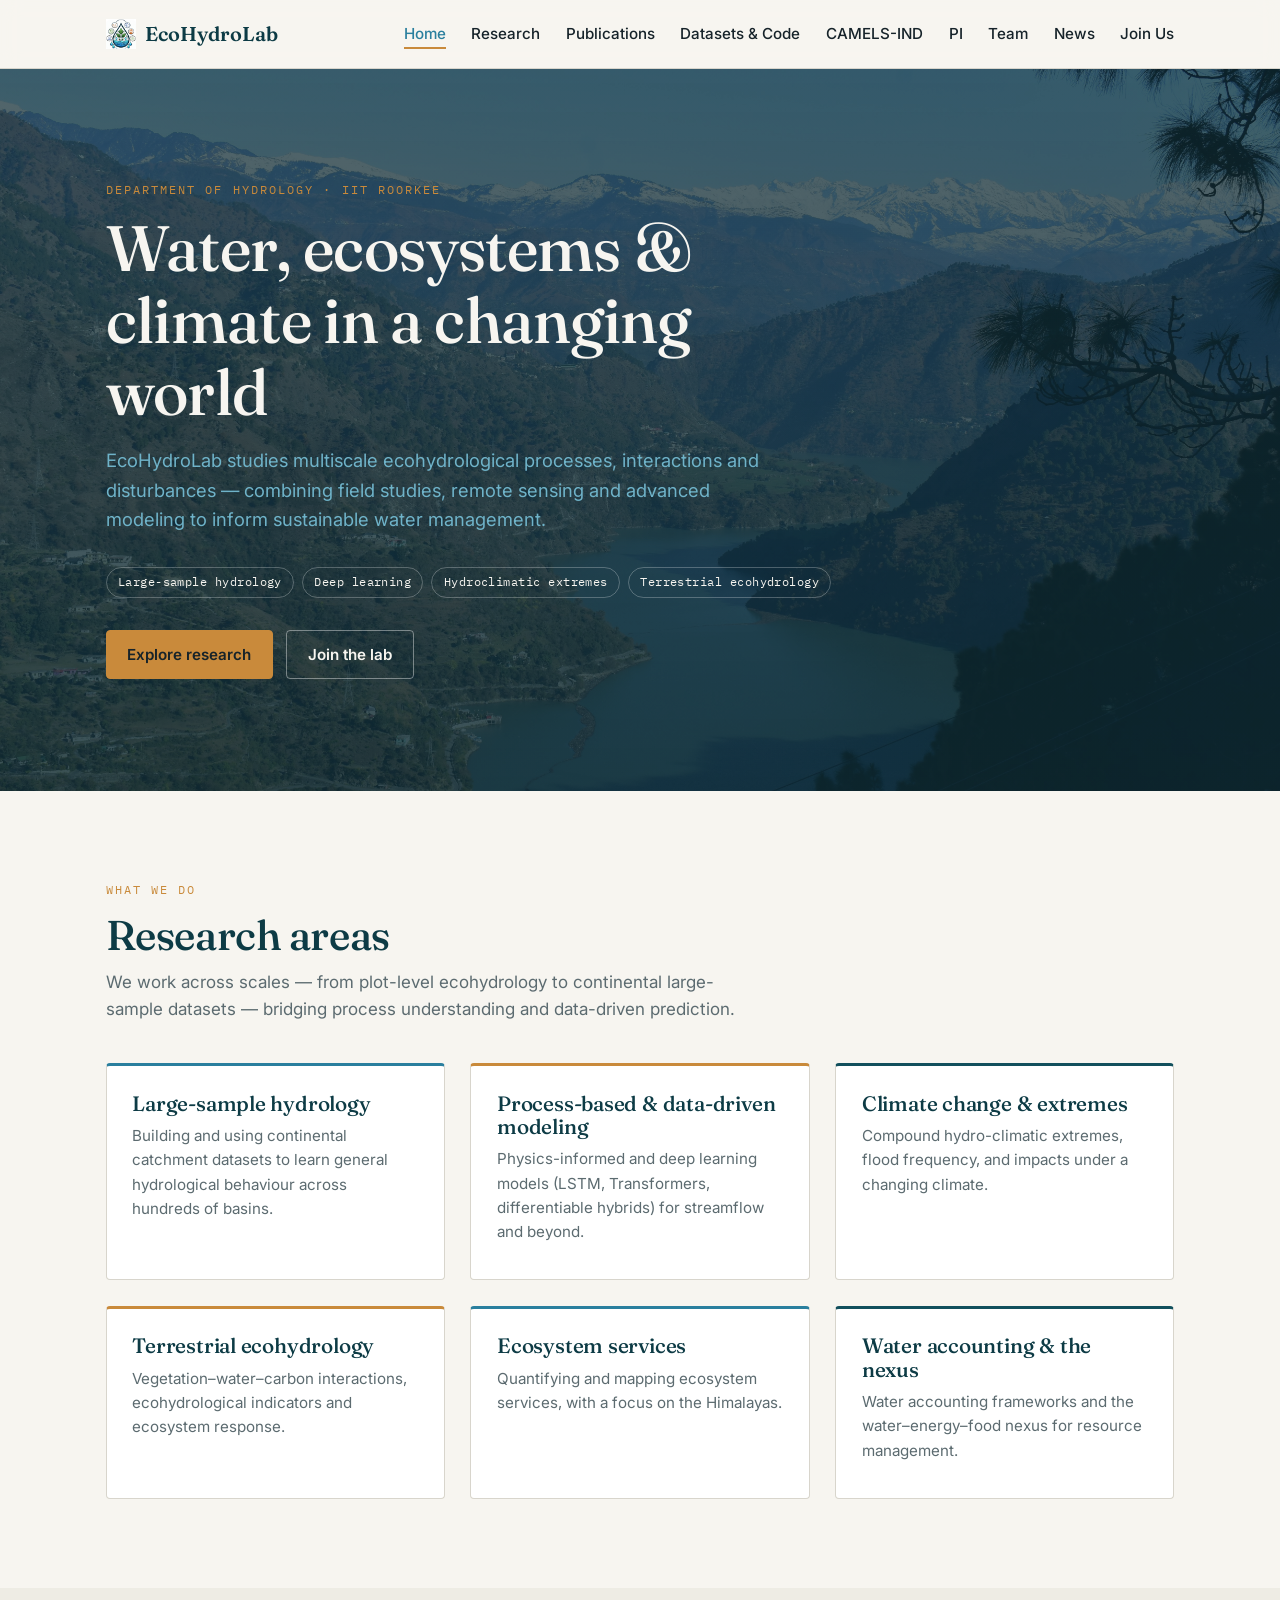
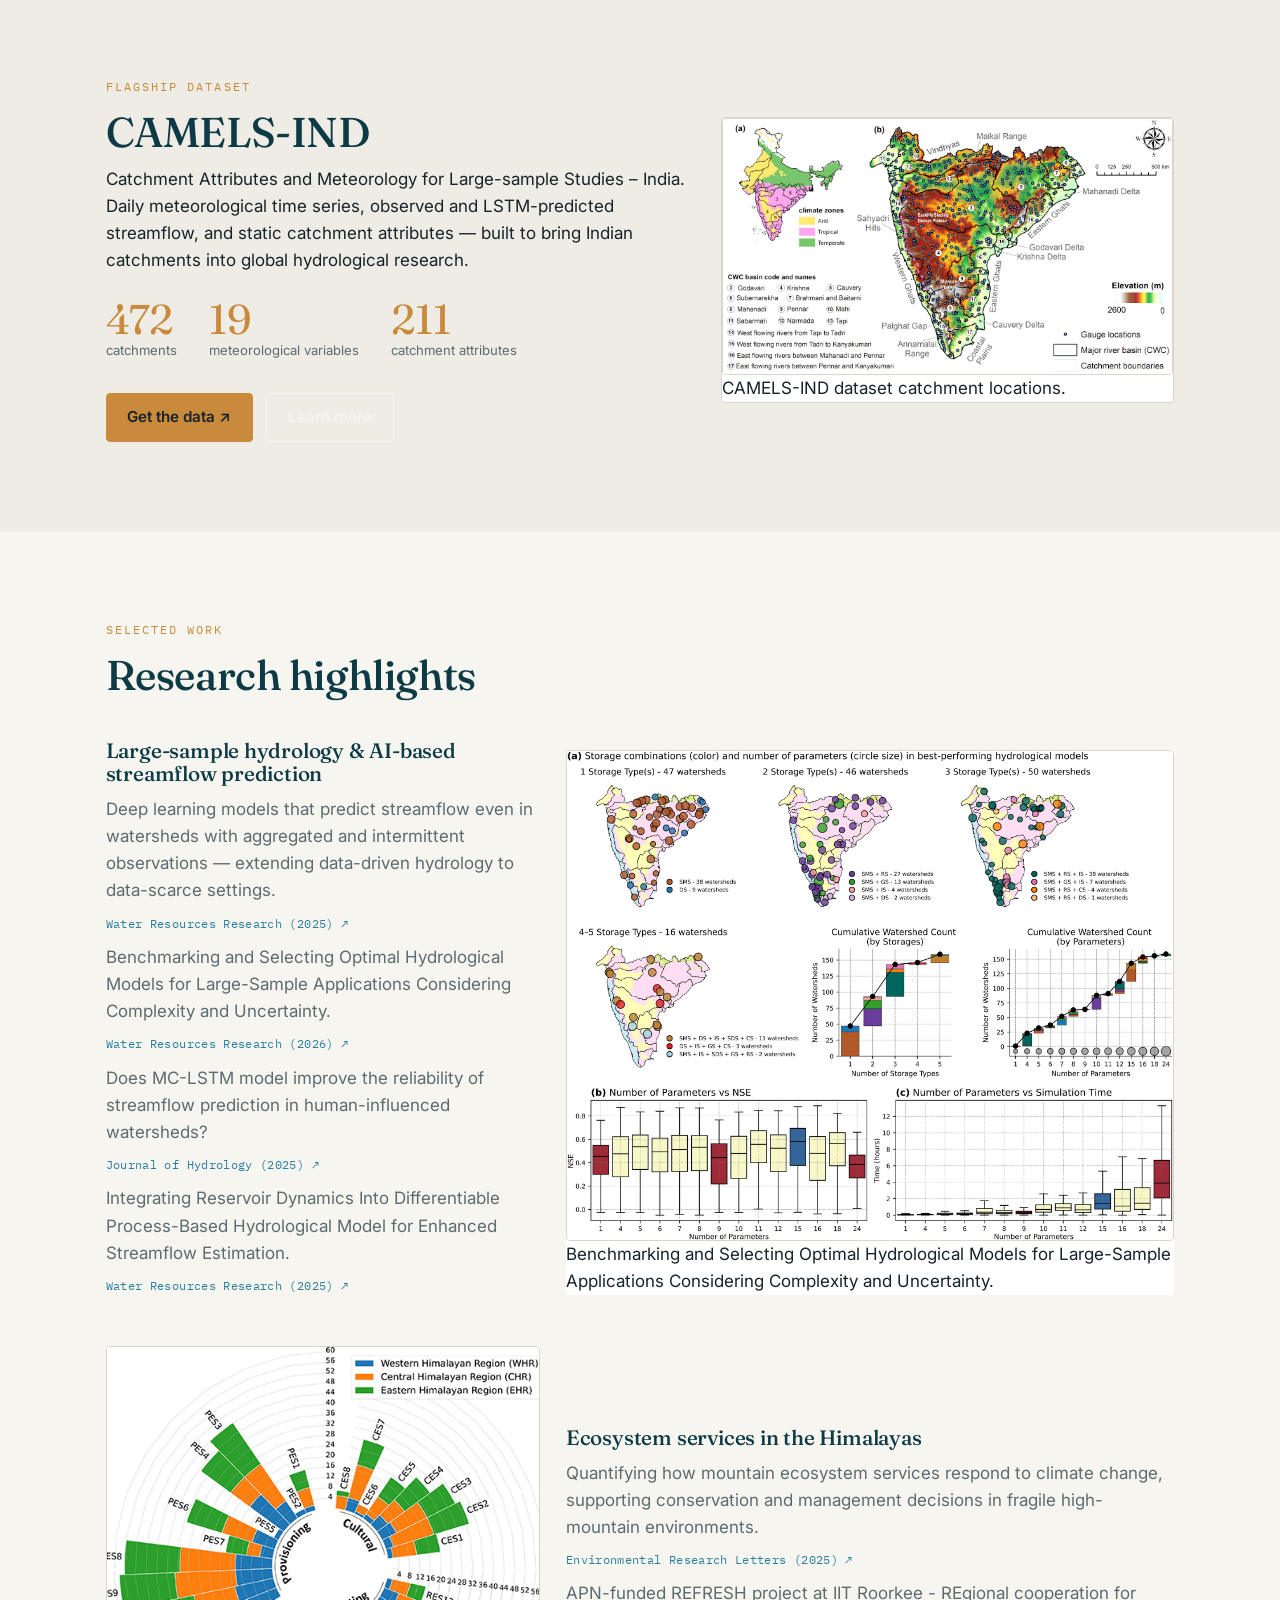
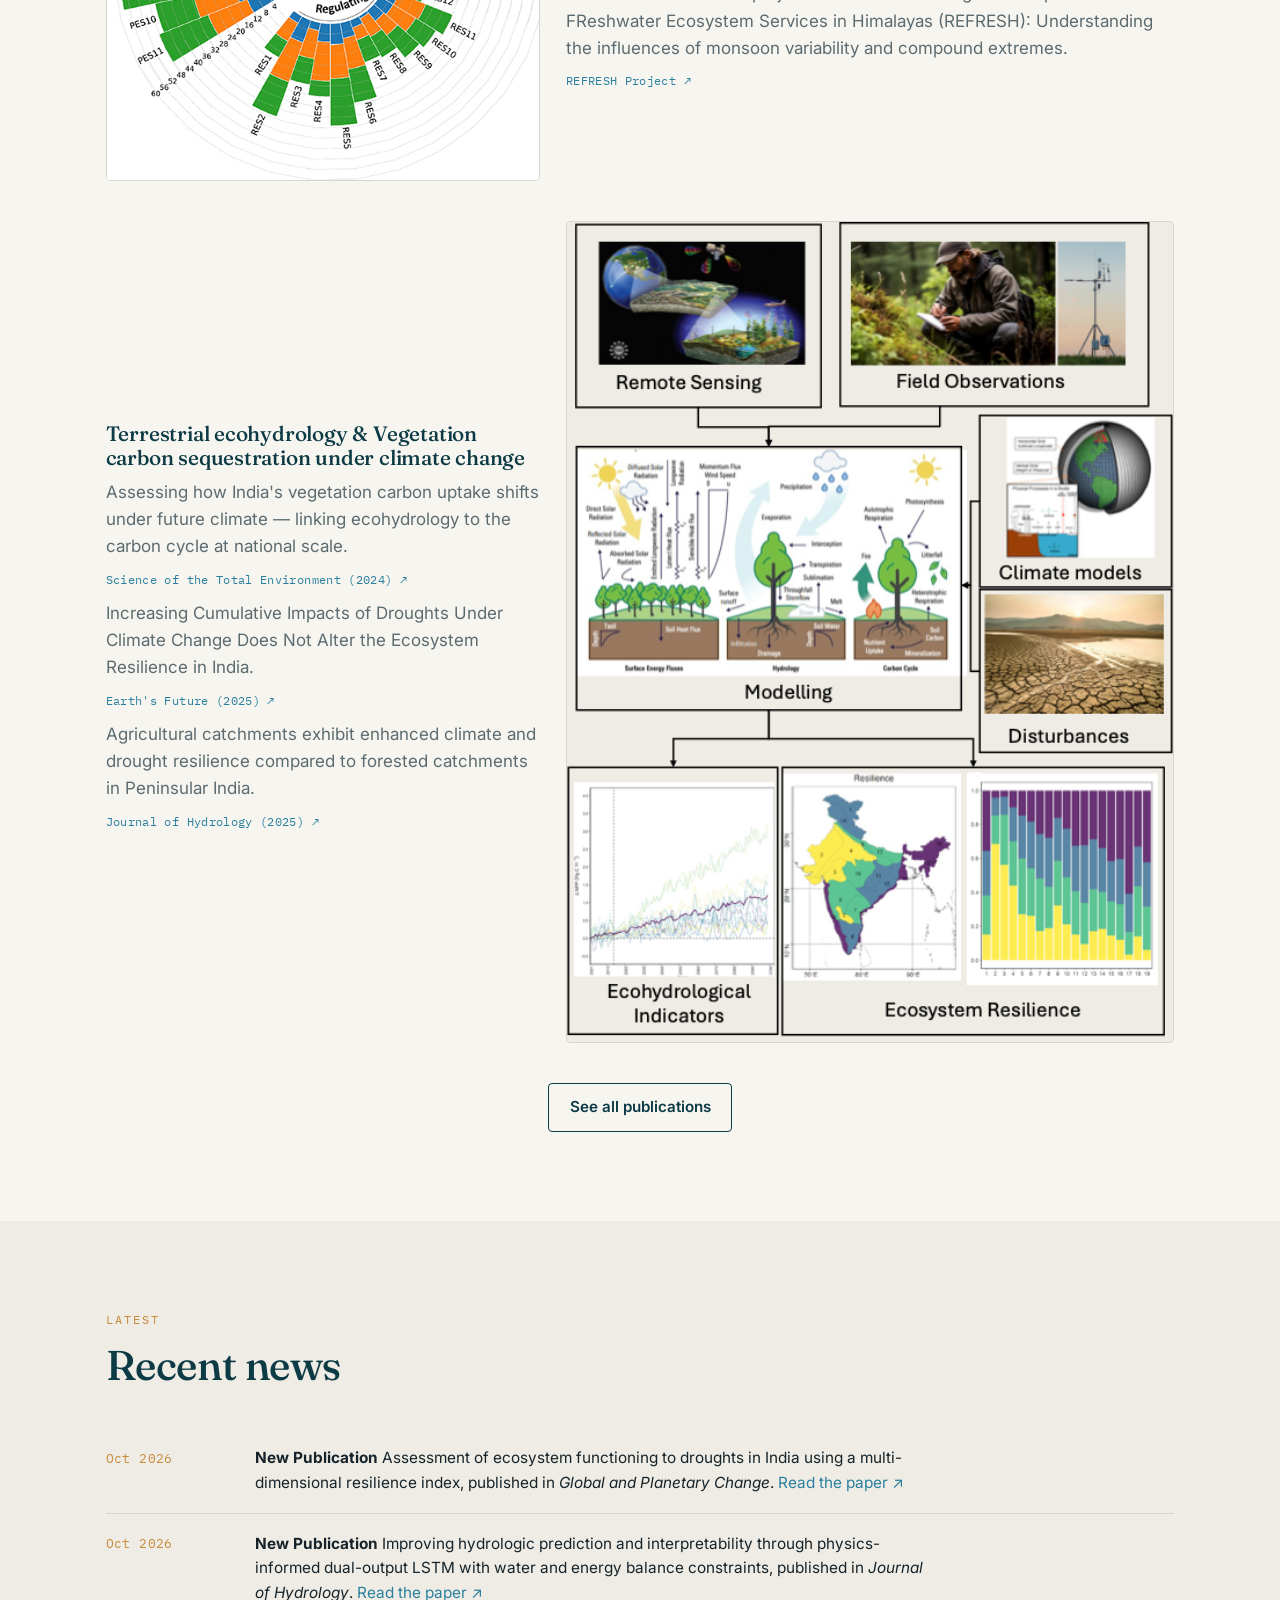
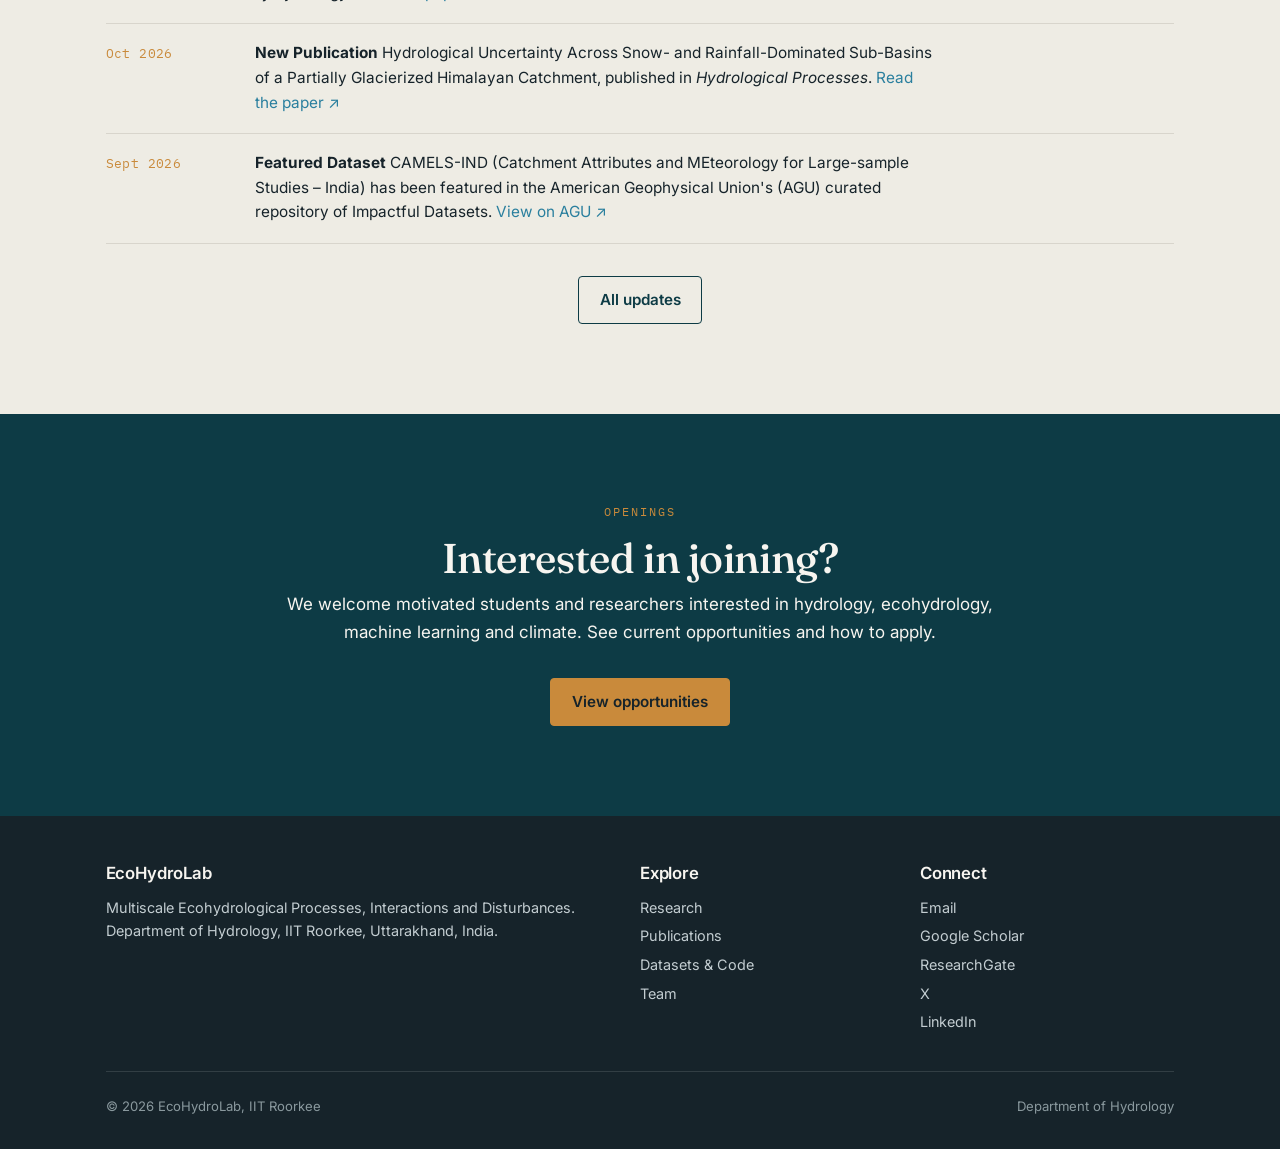
<file: index.html>
<!DOCTYPE html>
<html lang="en">
<head>
<meta charset="UTF-8">
<meta name="viewport" content="width=device-width, initial-scale=1">
<title>EcoHydroLab — Department of Hydrology, IIT Roorkee</title>
<meta name="description" content="EcoHydroLab studies multiscale ecohydrological processes, interactions and disturbances — large-sample hydrology, deep learning models, hydroclimatic extremes and terrestrial ecohydrology at IIT Roorkee.">
<meta property="og:title" content="EcoHydroLab — IIT Roorkee">
<meta property="og:description" content="Water, ecosystems and climate in a rapidly changing world.">
<meta property="og:type" content="website">
<link rel="preconnect" href="https://fonts.googleapis.com">
<link rel="preconnect" href="https://fonts.gstatic.com" crossorigin>
<link href="https://fonts.googleapis.com/css2?family=Fraunces:opsz,wght@9..144,400;9..144,500;9..144,600&family=Inter:wght@400;500;600;700&family=IBM+Plex+Mono:wght@400;500&display=swap" rel="stylesheet">
<link rel="stylesheet" href="assets/css/style.css">
</head>
<body>

<!-- HEADER -->
<header class="site-header">
  <nav class="nav wrap" aria-label="Primary">
    <a class="brand" href="index.html">
      <img class="mark" src="assets/img/logo-icon.png" alt="" width="30" height="30">
      EcoHydroLab
    </a>
    <button class="nav-toggle" aria-label="Toggle menu" aria-expanded="false"><span></span><span></span><span></span></button>
    <ul class="nav-links">
      <li><a href="index.html" class="active">Home</a></li>
      <li><a href="research.html">Research</a></li>
      <li><a href="publications.html">Publications</a></li>
      <li><a href="datasets.html">Datasets &amp; Code</a></li>
      <li><a href="camels-ind.html">CAMELS-IND</a></li>
      <li><a href="pi.html" >PI</a></li>
      <li><a href="team.html">Team</a></li>
      <li><a href="news.html">News</a></li>
      <li><a href="join.html">Join Us</a></li>
    </ul>
  </nav>
</header>

<!-- HERO -->
<section class="hero">
  <div class="hero-inner wrap">
    <span class="eyebrow">Department of Hydrology · IIT Roorkee</span>
    <h1>Water, ecosystems &amp; climate in a changing world</h1>
    <p class="lead">EcoHydroLab studies multiscale ecohydrological processes, interactions and disturbances — combining field studies, remote sensing and advanced modeling to inform sustainable water management.</p>
    <div class="hero-tags">
      <span class="tag">Large-sample hydrology</span>
      <span class="tag">Deep learning</span>
      <span class="tag">Hydroclimatic extremes</span>
      <span class="tag">Terrestrial ecohydrology</span>
    </div>
    <div class="hero-cta">
      <a class="btn" href="research.html">Explore research</a>
      <a class="btn btn--ghost" href="join.html">Join the lab</a>
    </div>
  </div>
</section>

<!-- RESEARCH AREAS -->
<section class="section">
  <div class="wrap">
    <div class="section-head reveal">
      <span class="eyebrow">What we do</span>
      <h2>Research areas</h2>
      <p>We work across scales — from plot-level ecohydrology to continental large-sample datasets — bridging process understanding and data-driven prediction.</p>
    </div>
    <div class="grid grid-3">
      <div class="card research-card reveal">
        <h3>Large-sample hydrology</h3>
        <p>Building and using continental catchment datasets to learn general hydrological behaviour across hundreds of basins.</p>
      </div>
      <div class="card research-card reveal">
        <h3>Process-based &amp; data-driven modeling</h3>
        <p>Physics-informed and deep learning models (LSTM, Transformers, differentiable hybrids) for streamflow and beyond.</p>
      </div>
      <div class="card research-card reveal">
        <h3>Climate change &amp; extremes</h3>
        <p>Compound hydro-climatic extremes, flood frequency, and impacts under a changing climate.</p>
      </div>
      <div class="card research-card reveal">
        <h3>Terrestrial ecohydrology</h3>
        <p>Vegetation–water–carbon interactions, ecohydrological indicators and ecosystem response.</p>
      </div>
      <div class="card research-card reveal">
        <h3>Ecosystem services</h3>
        <p>Quantifying and mapping ecosystem services, with a focus on the Himalayas.</p>
      </div>
      <div class="card research-card reveal">
        <h3>Water accounting &amp; the nexus</h3>
        <p>Water accounting frameworks and the water–energy–food nexus for resource management.</p>
      </div>
    </div>
  </div>
</section>

<!-- FEATURED DATASET -->
<section class="section section--alt">
  <div class="wrap dataset-feature">
    <div class="reveal">
      <span class="eyebrow">Flagship dataset</span>
      <h2>CAMELS-IND</h2>
      <p>Catchment Attributes and Meteorology for Large-sample Studies – India. Daily meteorological time series, observed and LSTM-predicted streamflow, and static catchment attributes — built to bring Indian catchments into global hydrological research.</p>
      <div class="dataset-stat">
        <div><div class="num">472</div><div class="lbl">catchments</div></div>
        <div><div class="num">19</div><div class="lbl">meteorological variables</div></div>
        <div><div class="num">211</div><div class="lbl">catchment attributes</div></div>
      </div>
      <div class="hero-cta">
        <a class="btn" href="https://zenodo.org/records/13221214" target="_blank" rel="noopener">Get the data ↗</a>
        <a class="btn btn--ghost" href="camels-ind.html">Learn more</a>
      </div>
    </div>
    <div class="reveal">
      <div class="card" style="padding:0;overflow:hidden">
         <figure class="fig reveal">
      	<img src="assets/img/overview.jpg" alt="Overview schematic of the CAMELS-IND dataset showing catchment locations, meteorological forcing time series, and catchment attributes across Peninsular India" loading="lazy" style="border-radius:var(--radius);border:1px solid var(--line);width:100%;height:auto">
      	<figcaption>CAMELS-IND dataset catchment locations.</figcaption>
    </figure>
      </div>
    </div>
  </div>
</section>

<!-- RESEARCH HIGHLIGHTS -->
<section class="section">
  <div class="wrap">
    <div class="section-head reveal">
      <span class="eyebrow">Selected work</span>
      <h2>Research highlights</h2>
    </div>

    <div class="highlight reveal">
      <div class="highlight-media">
        <div class="card" style="padding:0;overflow:hidden;border:0">
	<figure class="fig reveal">
      	<img src="assets/img/benchmarking.jpg" alt="" loading="lazy" style="border-radius:var(--radius);border:1px solid var(--line);width:100%;height:auto;aspect-ratio:auto;object-fit:contain">
      	<figcaption>Benchmarking and Selecting Optimal Hydrological Models for Large-Sample Applications Considering Complexity and Uncertainty.</figcaption>
	</figure>
        </div>
      </div>
      <div>
        <h3>Large-sample hydrology & AI-based streamflow prediction</h3>
        <p class="muted">Deep learning models that predict streamflow even in watersheds with aggregated and intermittent observations — extending data-driven hydrology to data-scarce settings.</p>
        <p class="pub-links"><a href="https://agupubs.onlinelibrary.wiley.com/doi/10.1029/2024WR037331" target="_blank" rel="noopener">Water Resources Research (2025) ↗</a></p>
        <p class="muted">Benchmarking and Selecting Optimal Hydrological Models for Large-Sample Applications Considering Complexity and Uncertainty.</p>
	<p class="pub-links"><a href="https://agupubs.onlinelibrary.wiley.com/doi/10.1029/2026WR044753" target="_blank" rel="noopener">Water Resources Research (2026) ↗</a></p>
        <p class="muted">Does MC-LSTM model improve the reliability of streamflow prediction in human-influenced watersheds?</p>
        <p class="pub-links"><a href="https://www.sciencedirect.com/science/article/pii/S0022169425020517" target="_blank" rel="noopener">Journal of Hydrology (2025) ↗</a></p>
        <p class="muted">Integrating Reservoir Dynamics Into Differentiable Process-Based Hydrological Model for Enhanced Streamflow Estimation.</p>
       <p class="pub-links"><a href="https://agupubs.onlinelibrary.wiley.com/doi/10.1029/2025WR040268" target="_blank" rel="noopener">Water Resources Research (2025) ↗</a></p>

      </div>
    </div>

    <div class="highlight reveal">
      <div class="highlight-media">
        <div class="card" style="padding:0;overflow:hidden;border:0">
        <figure class="fig reveal">
      	<img src="assets/img/es_himalayas.png" alt="" loading="lazy" style="border-radius:var(--radius);border:1px solid var(--line);width:100%;height:auto;aspect-ratio:auto;object-fit:contain">
	</figure>
        </div>
      </div>
      <div>
        <h3>Ecosystem services in the Himalayas</h3>
        <p class="muted">Quantifying how mountain ecosystem services respond to climate change, supporting conservation and management decisions in fragile high-mountain environments.</p>
        <p class="pub-links"><a href="https://iopscience.iop.org/article/10.1088/1748-9326/ad9abc/" target="_blank" rel="noopener">Environmental Research Letters (2025) ↗</a></p>
	<p class="muted">APN-funded REFRESH project at IIT Roorkee - REgional cooperation for FReshwater Ecosystem Services in Himalayas (REFRESH): Understanding the influences of monsoon variability and compound extremes.</p>
        <p class="pub-links"><a href="http://refreshproject.in/" target="_blank" rel="noopener">REFRESH Project ↗</a></p>

      </div>
    </div>

    <div class="highlight reveal">
      <div class="highlight-media">
        <div class="card" style="padding:0;overflow:hidden;border:0">
        <figure class="fig reveal">
      	<img src="assets/img/terrestrial_ecohydrology.png" alt="" loading="lazy" style="border-radius:var(--radius);border:1px solid var(--line);width:100%;height:auto;aspect-ratio:auto;object-fit:contain">
	</figure>  
        </div>
      </div>
      <div>
        <h3>Terrestrial ecohydrology & Vegetation carbon sequestration under climate change</h3>
        <p class="muted">Assessing how India's vegetation carbon uptake shifts under future climate — linking ecohydrology to the carbon cycle at national scale.</p>
        <p class="pub-links"><a href="https://doi.org/10.1016/j.scitotenv.2024.170166" target="_blank" rel="noopener">Science of the Total Environment (2024) ↗</a></p>
        <p class="muted">Increasing Cumulative Impacts of Droughts Under Climate Change Does Not Alter the Ecosystem Resilience in India.</p>
        <p class="pub-links"><a href="https://agupubs.onlinelibrary.wiley.com/doi/10.1029/2024EF005888" target="_blank" rel="noopener">Earth's Future (2025) ↗</a></p>
        <p class="muted">Agricultural catchments exhibit enhanced climate and drought resilience compared to forested catchments in Peninsular India.</p>
        <p class="pub-links"><a href="https://www.sciencedirect.com/science/article/pii/S0022169425019584" target="_blank" rel="noopener">Journal of Hydrology (2025) ↗</a></p>

      </div>
    </div>

    <div class="center mt-2">
      <a class="btn btn--ghost" href="publications.html">See all publications</a>
    </div>
  </div>
</section>

<!-- NEWS PREVIEW -->
<section class="section section--alt">
  <div class="wrap">
    <div class="section-head reveal">
      <span class="eyebrow">Latest</span>
      <h2>Recent news</h2>
    </div>
    <div id="news-preview" class="reveal"></div>
    <div class="center mt-2"><a class="btn btn--ghost" href="news.html">All updates</a></div>
  </div>
</section>

<!-- JOIN CTA -->
<section class="section section--dark">
  <div class="wrap center reveal">
    <span class="eyebrow">Openings</span>
    <h2>Interested in joining?</h2>
    <p style="margin-inline:auto">We welcome motivated students and researchers interested in hydrology, ecohydrology, machine learning and climate. See current opportunities and how to apply.</p>
    <div class="center mt-2"><a class="btn" href="join.html" style="background:var(--sediment);border-color:var(--sediment);color:var(--ink)">View opportunities</a></div>
  </div>
</section>

<!-- FOOTER -->
<footer class="site-footer">
  <div class="wrap">
    <div class="footer-grid">
      <div>
        <h4>EcoHydroLab</h4>
        <p style="color:#c3cdd1">Multiscale Ecohydrological Processes, Interactions and Disturbances. Department of Hydrology, IIT Roorkee, Uttarakhand, India.</p>
      </div>
      <div>
        <h4>Explore</h4>
        <ul class="footer-links">
          <li><a href="research.html">Research</a></li>
          <li><a href="publications.html">Publications</a></li>
          <li><a href="datasets.html">Datasets &amp; Code</a></li>
          <li><a href="team.html">Team</a></li>
        </ul>
      </div>
      <div>
        <h4>Connect</h4>
        <ul class="footer-links">
          <li><a href="mailto:ashutosh.sharma@hy.iitr.ac.in">Email</a></li>
          <li><a href="https://scholar.google.com/citations?user=15sE22kAAAAJ&hl=en" target="_blank" rel="noopener">Google Scholar</a></li>
          <li><a href="https://www.researchgate.net/profile/Ashutosh-Sharma-42" target="_blank" rel="noopener">ResearchGate</a></li>
          <li><a href="https://x.com/AshutoshHydro" target="_blank" rel="noopener">X</a></li>
          <li><a href="https://www.linkedin.com/in/ashutoshhydro/" target="_blank" rel="noopener">LinkedIn</a></li>
        </ul>
      </div>
    </div>
    <div class="footer-bottom">
      <span>© <span id="year"></span> EcoHydroLab, IIT Roorkee</span>
      <span>Department of Hydrology</span>
    </div>
  </div>
</footer>

<script src="assets/js/main.js"></script>
<script>
  document.getElementById('year').textContent = new Date().getFullYear();
  renderNews('news-preview', 4);
</script>
</body>
</html>
</file>
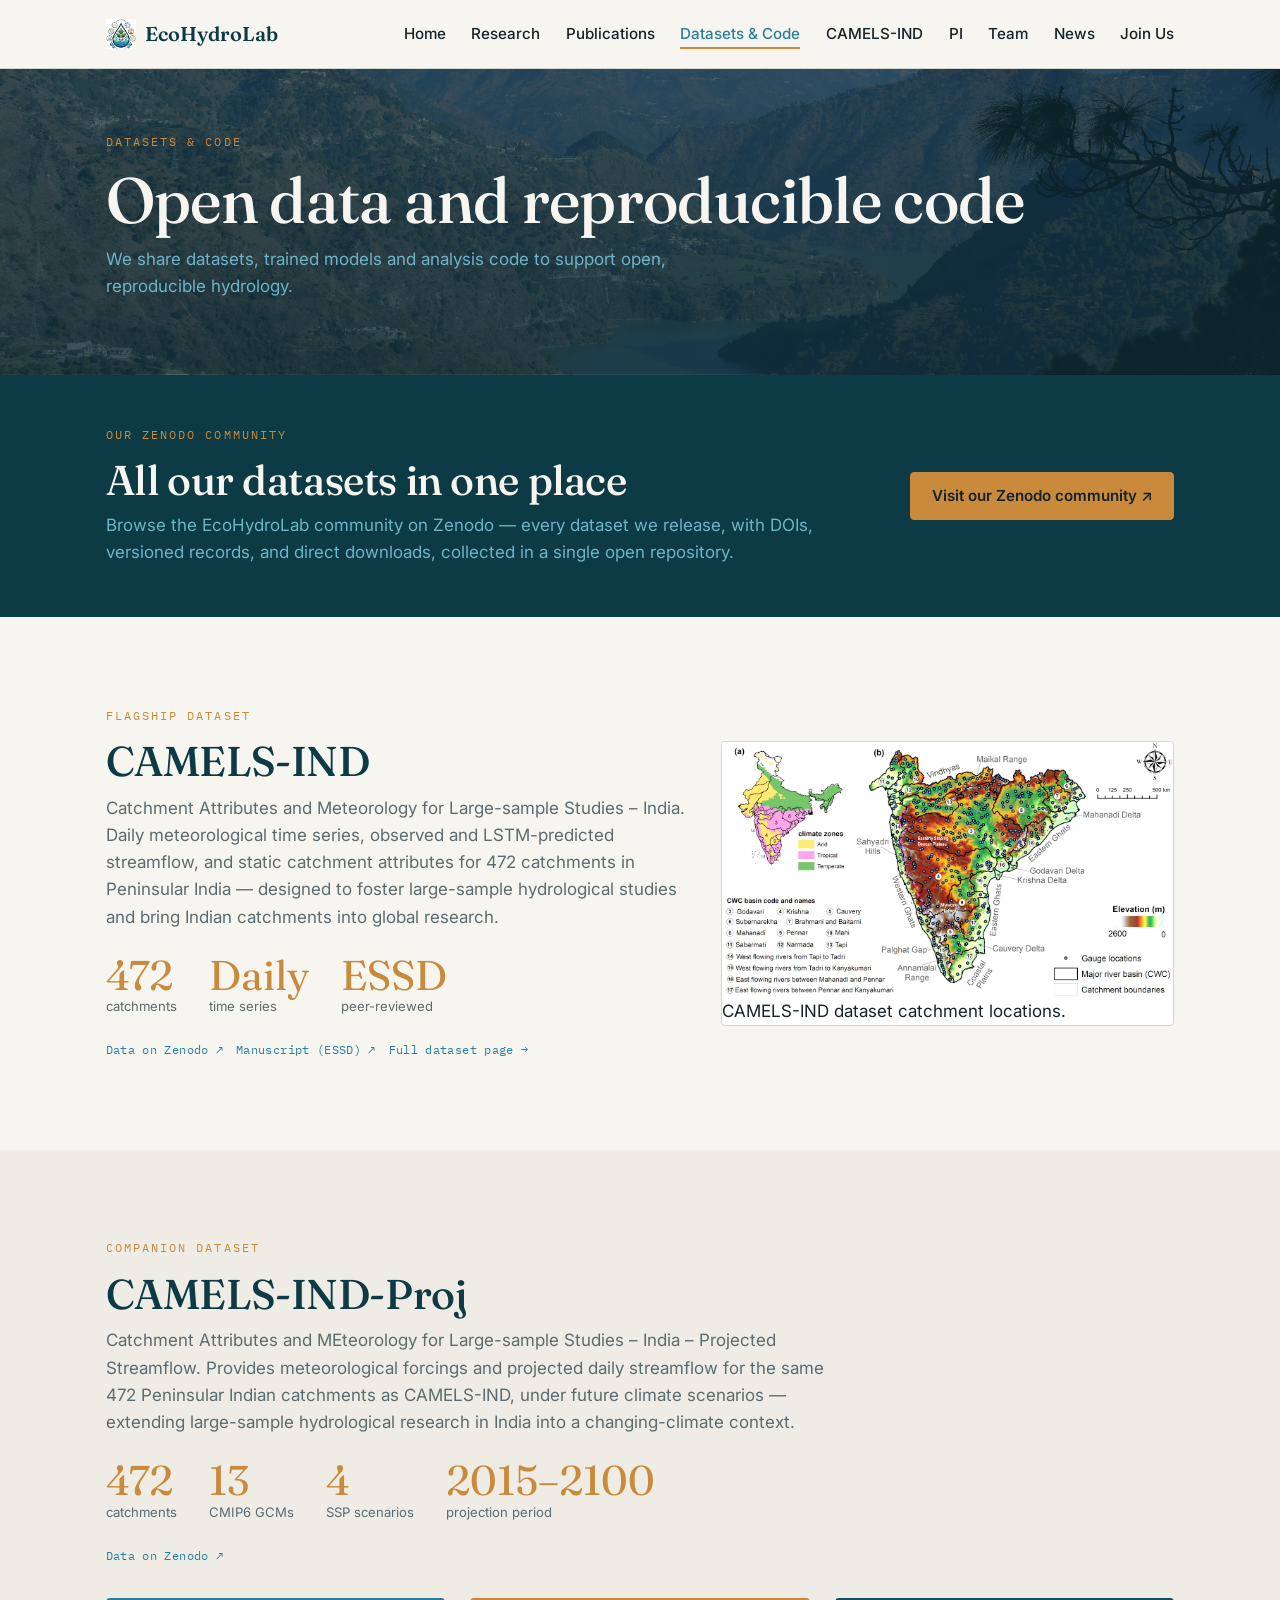
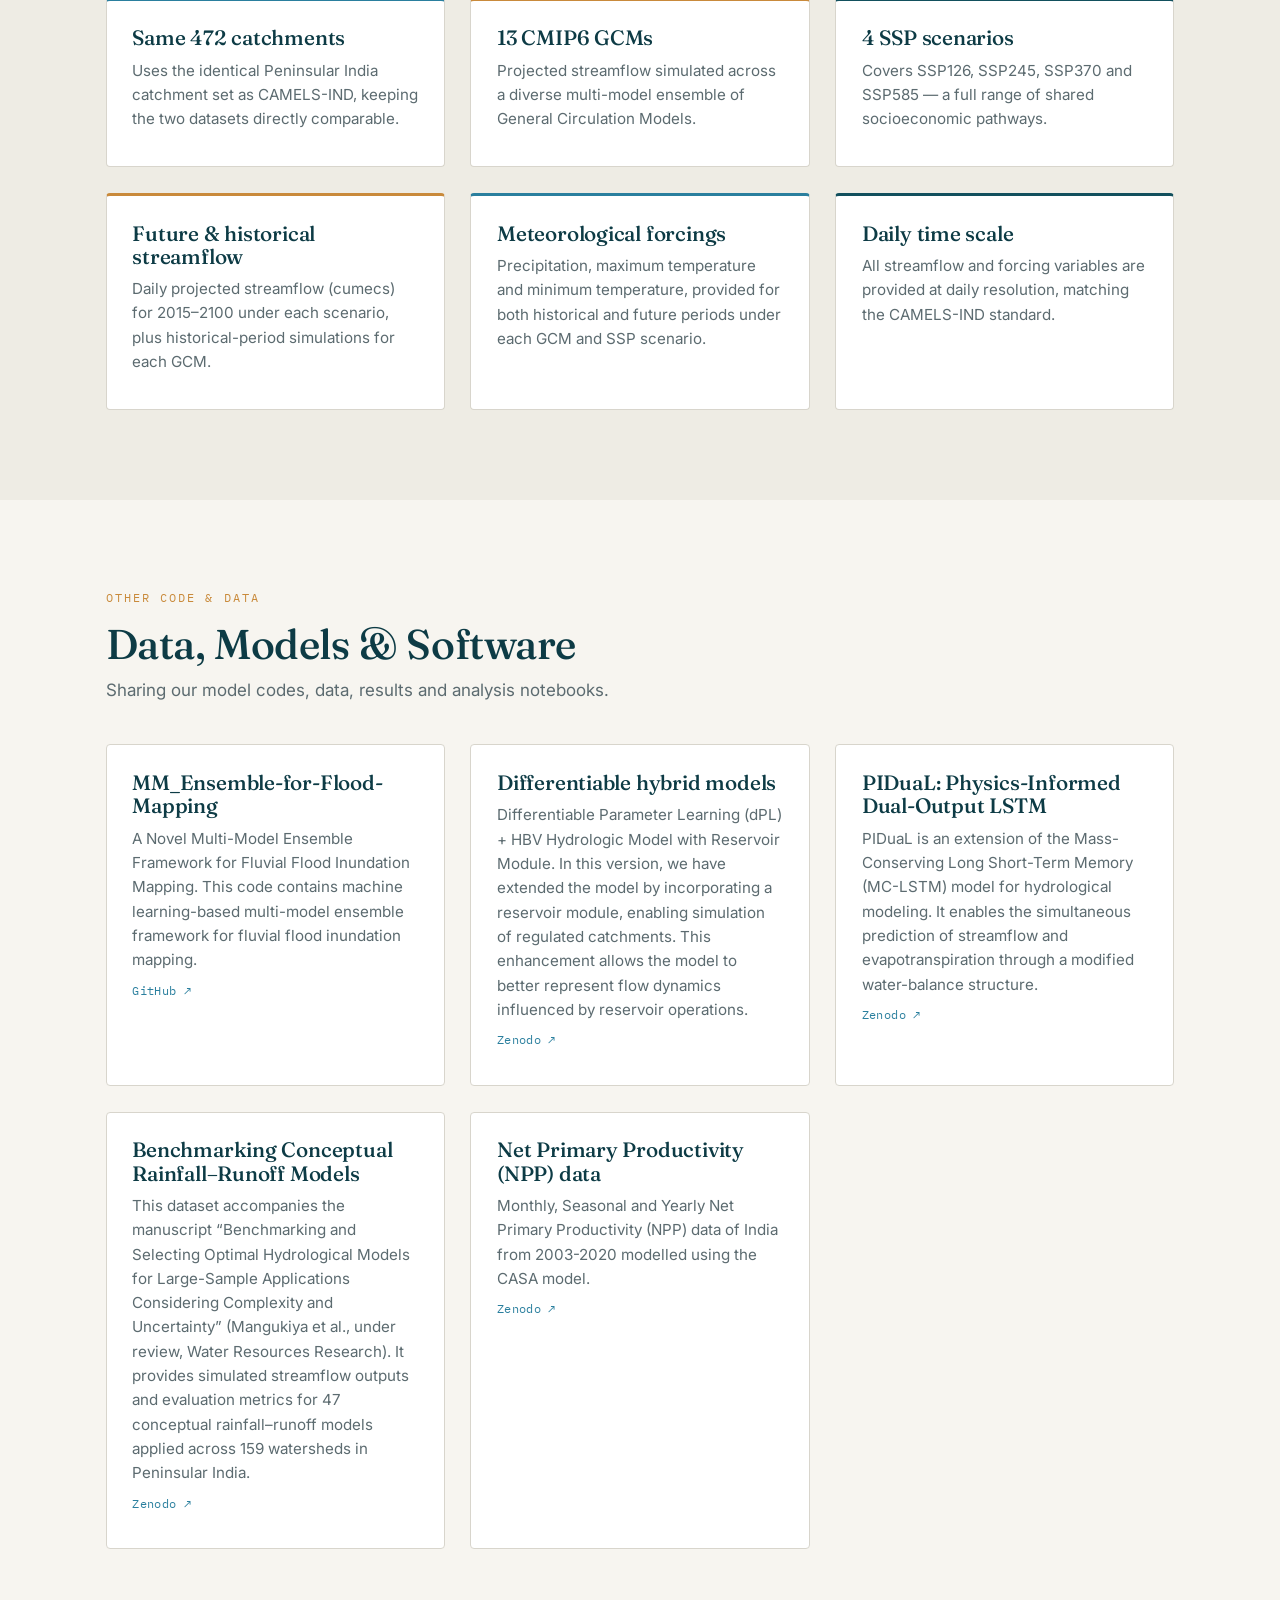
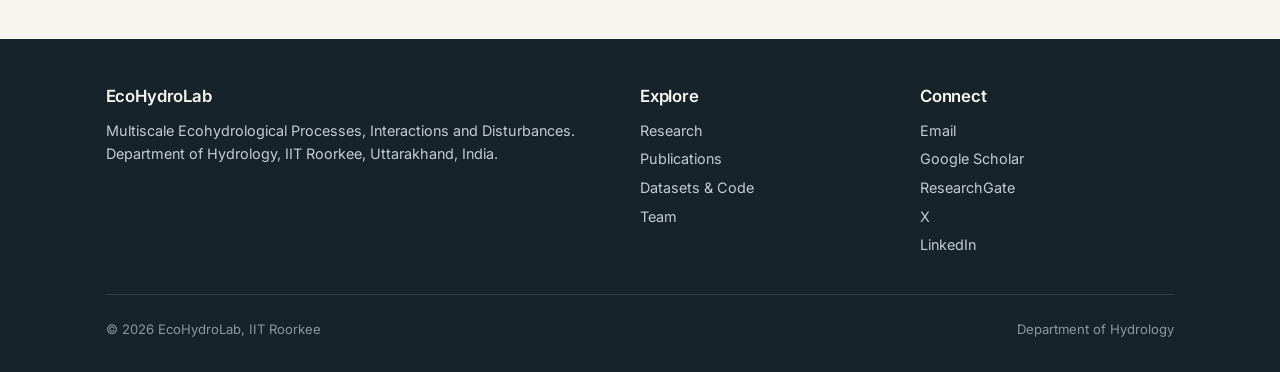
<file: datasets.html>
<!DOCTYPE html>
<html lang="en">
<head>
<meta charset="UTF-8">
<meta name="viewport" content="width=device-width, initial-scale=1">
<title>Datasets and Code — EcoHydroLab</title>
<meta name="description" content="Open datasets and reproducible code from EcoHydroLab, including CAMELS-IND.">
<link rel="preconnect" href="https://fonts.googleapis.com">
<link rel="preconnect" href="https://fonts.gstatic.com" crossorigin>
<link href="https://fonts.googleapis.com/css2?family=Fraunces:opsz,wght@9..144,400;9..144,500;9..144,600&family=Inter:wght@400;500;600;700&family=IBM+Plex+Mono:wght@400;500&display=swap" rel="stylesheet">
<link rel="stylesheet" href="assets/css/style.css">
</head>
<body>
<header class="site-header">
  <nav class="nav wrap" aria-label="Primary">
    <a class="brand" href="index.html">
      <img class="mark" src="assets/img/logo-icon.png" alt="" width="30" height="30">
      EcoHydroLab
    </a>
    <button class="nav-toggle" aria-label="Toggle menu" aria-expanded="false"><span></span><span></span><span></span></button>
    <ul class="nav-links">
      <li><a href="index.html" >Home</a></li>
      <li><a href="research.html" >Research</a></li>
      <li><a href="publications.html" >Publications</a></li>
      <li><a href="datasets.html" class="active">Datasets &amp; Code</a></li>
      <li><a href="camels-ind.html" >CAMELS-IND</a></li>
      <li><a href="pi.html" >PI</a></li>
      <li><a href="team.html" >Team</a></li>
      <li><a href="news.html" >News</a></li>
      <li><a href="join.html" >Join Us</a></li>
    </ul>
  </nav>
</header>
<section class="page-hero">
  <div class="wrap">
    <span class="eyebrow">Datasets &amp; Code</span>
    <h1>Open data and reproducible code</h1>
    <p>We share datasets, trained models and analysis code to support open, reproducible hydrology.</p>
  </div>
</section>

<section class="section--tight" style="background:var(--slate); color:var(--paper)">
  <div class="wrap">
    <div class="zenodo-banner reveal">
      <div class="zenodo-banner-text">
        <span class="eyebrow">Our Zenodo community</span>
        <h2 style="color:var(--paper)">All our datasets in one place</h2>
        <p style="color:var(--river-lt)">Browse the EcoHydroLab community on Zenodo — every dataset we release, with DOIs, versioned records, and direct downloads, collected in a single open repository.</p>
      </div>
      <div class="zenodo-banner-cta">
        <a class="btn" href="https://zenodo.org/communities/ehc_iitr/records" target="_blank" rel="noopener" style="background:var(--sediment);border-color:var(--sediment);color:var(--ink)">Visit our Zenodo community ↗</a>
      </div>
    </div>
  </div>
</section>

<section class="section">
  <div class="wrap">
    <div class="dataset-feature reveal">
      <div>
        <span class="eyebrow">Flagship dataset</span>
        <h2>CAMELS-IND</h2>
        <p class="muted">Catchment Attributes and Meteorology for Large-sample Studies – India. Daily meteorological time series, observed and LSTM-predicted streamflow, and static catchment attributes for 472 catchments in Peninsular India — designed to foster large-sample hydrological studies and bring Indian catchments into global research.</p>
        <div class="dataset-stat">
          <div><div class="num">472</div><div class="lbl">catchments</div></div>
          <div><div class="num">Daily</div><div class="lbl">time series</div></div>
          <div><div class="num">ESSD</div><div class="lbl">peer-reviewed</div></div>
        </div>
        <div class="pub-links">
          <a href="https://zenodo.org/records/13221214" target="_blank" rel="noopener">Data on Zenodo ↗</a>
          <a href="https://doi.org/10.5194/essd-17-461-2025" target="_blank" rel="noopener">Manuscript (ESSD) ↗</a>
          <a href="camels-ind.html">Full dataset page →</a>
        </div>
      </div>
      <div class="card" style="padding:0;overflow:hidden">
      <figure class="fig reveal">
      <img src="assets/img/overview.jpg" alt="Overview schematic of the CAMELS-IND dataset showing catchment locations, meteorological forcing time series, and catchment attributes across Peninsular India" loading="lazy">
      <figcaption>CAMELS-IND dataset catchment locations.</figcaption>
       </figure>
      </div>
    </div>
  </div>
</section>

<section class="section section--alt">
  <div class="wrap">
    <div class="reveal" style="margin-bottom:2rem">
      <span class="eyebrow">Companion dataset</span>
      <h2>CAMELS-IND-Proj</h2>
      <p class="muted">Catchment Attributes and MEteorology for Large-sample Studies – India – Projected Streamflow. Provides meteorological forcings and projected daily streamflow for the same 472 Peninsular Indian catchments as CAMELS-IND, under future climate scenarios — extending large-sample hydrological research in India into a changing-climate context.</p>
      <div class="dataset-stat">
        <div><div class="num">472</div><div class="lbl">catchments</div></div>
        <div><div class="num">13</div><div class="lbl">CMIP6 GCMs</div></div>
        <div><div class="num">4</div><div class="lbl">SSP scenarios</div></div>
        <div><div class="num">2015–2100</div><div class="lbl">projection period</div></div>
      </div>
      <div class="pub-links">
        <a href="https://zenodo.org/records/21775597" target="_blank" rel="noopener">Data on Zenodo ↗</a>
      </div>
    </div>
    <div class="grid grid-3">
      <div class="card research-card reveal"><h3>Same 472 catchments</h3><p>Uses the identical Peninsular India catchment set as CAMELS-IND, keeping the two datasets directly comparable.</p></div>
      <div class="card research-card reveal"><h3>13 CMIP6 GCMs</h3><p>Projected streamflow simulated across a diverse multi-model ensemble of General Circulation Models.</p></div>
      <div class="card research-card reveal"><h3>4 SSP scenarios</h3><p>Covers SSP126, SSP245, SSP370 and SSP585 — a full range of shared socioeconomic pathways.</p></div>
      <div class="card research-card reveal"><h3>Future &amp; historical streamflow</h3><p>Daily projected streamflow (cumecs) for 2015–2100 under each scenario, plus historical-period simulations for each GCM.</p></div>
      <div class="card research-card reveal"><h3>Meteorological forcings</h3><p>Precipitation, maximum temperature and minimum temperature, provided for both historical and future periods under each GCM and SSP scenario.</p></div>
      <div class="card research-card reveal"><h3>Daily time scale</h3><p>All streamflow and forcing variables are provided at daily resolution, matching the CAMELS-IND standard.</p></div>
    </div>
  </div>
</section>

<section class="section">
  <div class="wrap">
    <div class="section-head reveal">
      <span class="eyebrow">Other Code &amp; Data</span>
      <h2>Data, Models &amp; Software</h2>
      <p>Sharing our model codes, data, results and analysis notebooks.</p>
    </div>
    <div class="grid grid-3">
      <div class="card reveal">
        <h3>MM_Ensemble-for-Flood-Mapping</h3>
        <p>A Novel Multi-Model Ensemble Framework for Fluvial Flood Inundation Mapping. This code contains machine learning-based multi-model ensemble framework for fluvial flood inundation mapping.</p>
        <p class="pub-links"><a href="https://github.com/NikunjMangukiya/MM_Ensemble-for-Flood-Mapping" target="_blank" rel="noopener">GitHub ↗</a></p>
      </div>
      <div class="card reveal">
        <h3>Differentiable hybrid models</h3>
        <p>Differentiable Parameter Learning (dPL) + HBV Hydrologic Model with Reservoir Module. In this version, we have extended the model by incorporating a reservoir module, enabling simulation of regulated catchments. This enhancement allows the model to better represent flow dynamics influenced by reservoir operations. </p>
        <p class="pub-links"><a href="https://zenodo.org/records/15458437" target="_blank" rel="noopener">Zenodo ↗</a></p>
      </div>
      <div class="card reveal">
        <h3>PIDuaL: Physics-Informed Dual-Output LSTM</h3>
        <p>PIDuaL is an extension of the Mass-Conserving Long Short-Term Memory (MC-LSTM) model for hydrological modeling. It enables the simultaneous prediction of streamflow and evapotranspiration through a modified water-balance structure.</p>
        <p class="pub-links"><a href="http://zenodo.org/records/18209210" target="_blank" rel="noopener">Zenodo ↗</a></p>
      </div>
      <div class="card reveal">
        <h3>Benchmarking Conceptual Rainfall–Runoff Models</h3>
        <p>This dataset accompanies the manuscript “Benchmarking and Selecting Optimal Hydrological Models for Large-Sample Applications Considering Complexity and Uncertainty” (Mangukiya et al., under review, Water Resources Research). It provides simulated streamflow outputs and evaluation metrics for 47 conceptual rainfall–runoff models applied across 159 watersheds in Peninsular India.</p>
        <p class="pub-links"><a href="https://zenodo.org/records/18323832" target="_blank" rel="noopener">Zenodo ↗</a></p>
      </div>      
      <div class="card reveal">
        <h3>Net Primary Productivity (NPP) data</h3>
        <p>Monthly, Seasonal and Yearly Net Primary Productivity (NPP) data of India from 2003-2020 modelled using the CASA model.</p>
        <p class="pub-links"><a href="https://zenodo.org/records/13740397" target="_blank" rel="noopener">Zenodo ↗</a></p>
      </div>     
    </div>
  </div>
</section>
<footer class="site-footer">
  <div class="wrap">
    <div class="footer-grid">
      <div>
        <h4>EcoHydroLab</h4>
        <p style="color:#c3cdd1">Multiscale Ecohydrological Processes, Interactions and Disturbances. Department of Hydrology, IIT Roorkee, Uttarakhand, India.</p>
      </div>
      <div>
        <h4>Explore</h4>
        <ul class="footer-links">
          <li><a href="research.html">Research</a></li>
          <li><a href="publications.html">Publications</a></li>
          <li><a href="datasets.html">Datasets &amp; Code</a></li>
          <li><a href="team.html">Team</a></li>
        </ul>
      </div>
      <div>
        <h4>Connect</h4>
        <ul class="footer-links">
          <li><a href="mailto:ashutosh.sharma@hy.iitr.ac.in">Email</a></li>
          <li><a href="https://scholar.google.com/citations?user=15sE22kAAAAJ&hl=en" target="_blank" rel="noopener">Google Scholar</a></li>
          <li><a href="https://www.researchgate.net/profile/Ashutosh-Sharma-42" target="_blank" rel="noopener">ResearchGate</a></li>
          <li><a href="https://x.com/AshutoshHydro" target="_blank" rel="noopener">X</a></li>
          <li><a href="https://www.linkedin.com/in/ashutoshhydro/" target="_blank" rel="noopener">LinkedIn</a></li>
        </ul>
      </div>
    </div>
    <div class="footer-bottom">
      <span>© <span id="year"></span> EcoHydroLab, IIT Roorkee</span>
      <span>Department of Hydrology</span>
    </div>
  </div>
</footer>
<script src="assets/js/main.js"></script>
<script>document.getElementById('year').textContent = new Date().getFullYear();</script>
</body>
</html>
</file>
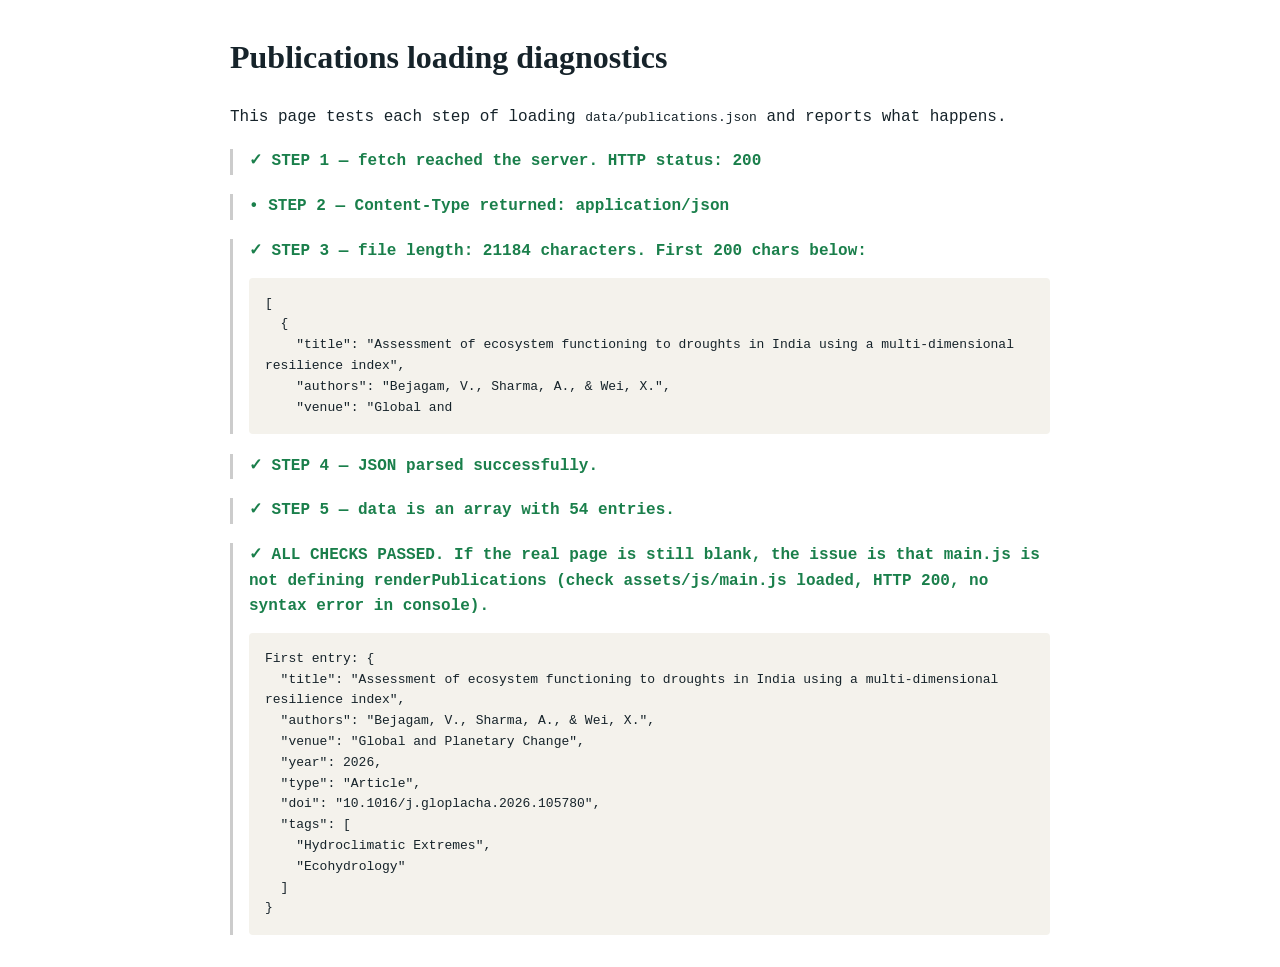
<file: diag.html>
<!DOCTYPE html>
<html lang="en">
<head>
<meta charset="UTF-8">
<title>EcoHydroLab — diagnostics</title>
<style>
  body { font-family: ui-monospace, Menlo, monospace; max-width: 820px; margin: 2rem auto; padding: 0 1rem; line-height: 1.6; color: #16232a; }
  h1 { font-family: Georgia, serif; }
  .ok { color: #1a7f4b; }
  .bad { color: #b23b3b; }
  pre { background: #f4f2ec; padding: 1rem; border-radius: 4px; overflow: auto; white-space: pre-wrap; }
  .step { border-left: 3px solid #ccc; padding-left: 1rem; margin: 1.2rem 0; }
</style>
</head>
<body>
<h1>Publications loading diagnostics</h1>
<p>This page tests each step of loading <code>data/publications.json</code> and reports what happens.</p>
<div id="out"></div>

<script>
const out = document.getElementById('out');
function log(label, cls, detail) {
  const div = document.createElement('div');
  div.className = 'step';
  div.innerHTML = '<strong class="' + cls + '">' + label + '</strong>' + (detail ? '<pre>' + detail + '</pre>' : '');
  out.appendChild(div);
}

(async function () {
  const path = 'data/publications.json';

  // Step 1: fetch
  let res;
  try {
    res = await fetch(path);
  } catch (e) {
    log('✗ STEP 1 — fetch failed (network/path).', 'bad', e.message);
    return;
  }
  log('✓ STEP 1 — fetch reached the server. HTTP status: ' + res.status, res.ok ? 'ok' : 'bad');

  if (!res.ok) {
    log('✗ File not served (HTTP ' + res.status + '). Check the exact path and letter-case: it must be data/publications.json, all lowercase.', 'bad');
    return;
  }

  // Step 2: content type (catches case where GitHub serves HTML 404 page as 200)
  const ct = res.headers.get('content-type') || '(none)';
  log('• STEP 2 — Content-Type returned: ' + ct, ct.includes('json') || ct.includes('text') ? 'ok' : 'bad');

  // Step 3: read raw text
  const text = await res.text();
  log('✓ STEP 3 — file length: ' + text.length + ' characters. First 200 chars below:', 'ok', text.slice(0, 200));

  // Step 3b: detect smart quotes / BOM
  const hasSmart = /[\u201C\u201D\u2018\u2019]/.test(text);
  const hasBOM = text.charCodeAt(0) === 0xFEFF;
  if (hasSmart) log('✗ Found “smart/curly quotes” in the file — these break JSON. Replace with straight " quotes.', 'bad');
  if (hasBOM)   log('✗ File begins with a BOM character — can break parsing. Re-save as UTF-8 without BOM.', 'bad');

  // Step 4: parse
  let data;
  try {
    data = JSON.parse(text);
  } catch (e) {
    log('✗ STEP 4 — JSON.parse FAILED. This is the problem.', 'bad', e.message);
    return;
  }
  log('✓ STEP 4 — JSON parsed successfully.', 'ok');

  // Step 5: shape
  if (!Array.isArray(data)) {
    log('✗ STEP 5 — parsed data is not an array. Type is: ' + typeof data, 'bad');
    return;
  }
  log('✓ STEP 5 — data is an array with ' + data.length + ' entries.', 'ok');
  log('✓ ALL CHECKS PASSED. If the real page is still blank, the issue is that main.js is not defining renderPublications (check assets/js/main.js loaded, HTTP 200, no syntax error in console).', 'ok',
      'First entry: ' + JSON.stringify(data[0], null, 2));
})();
</script>
</body>
</html>
</file>
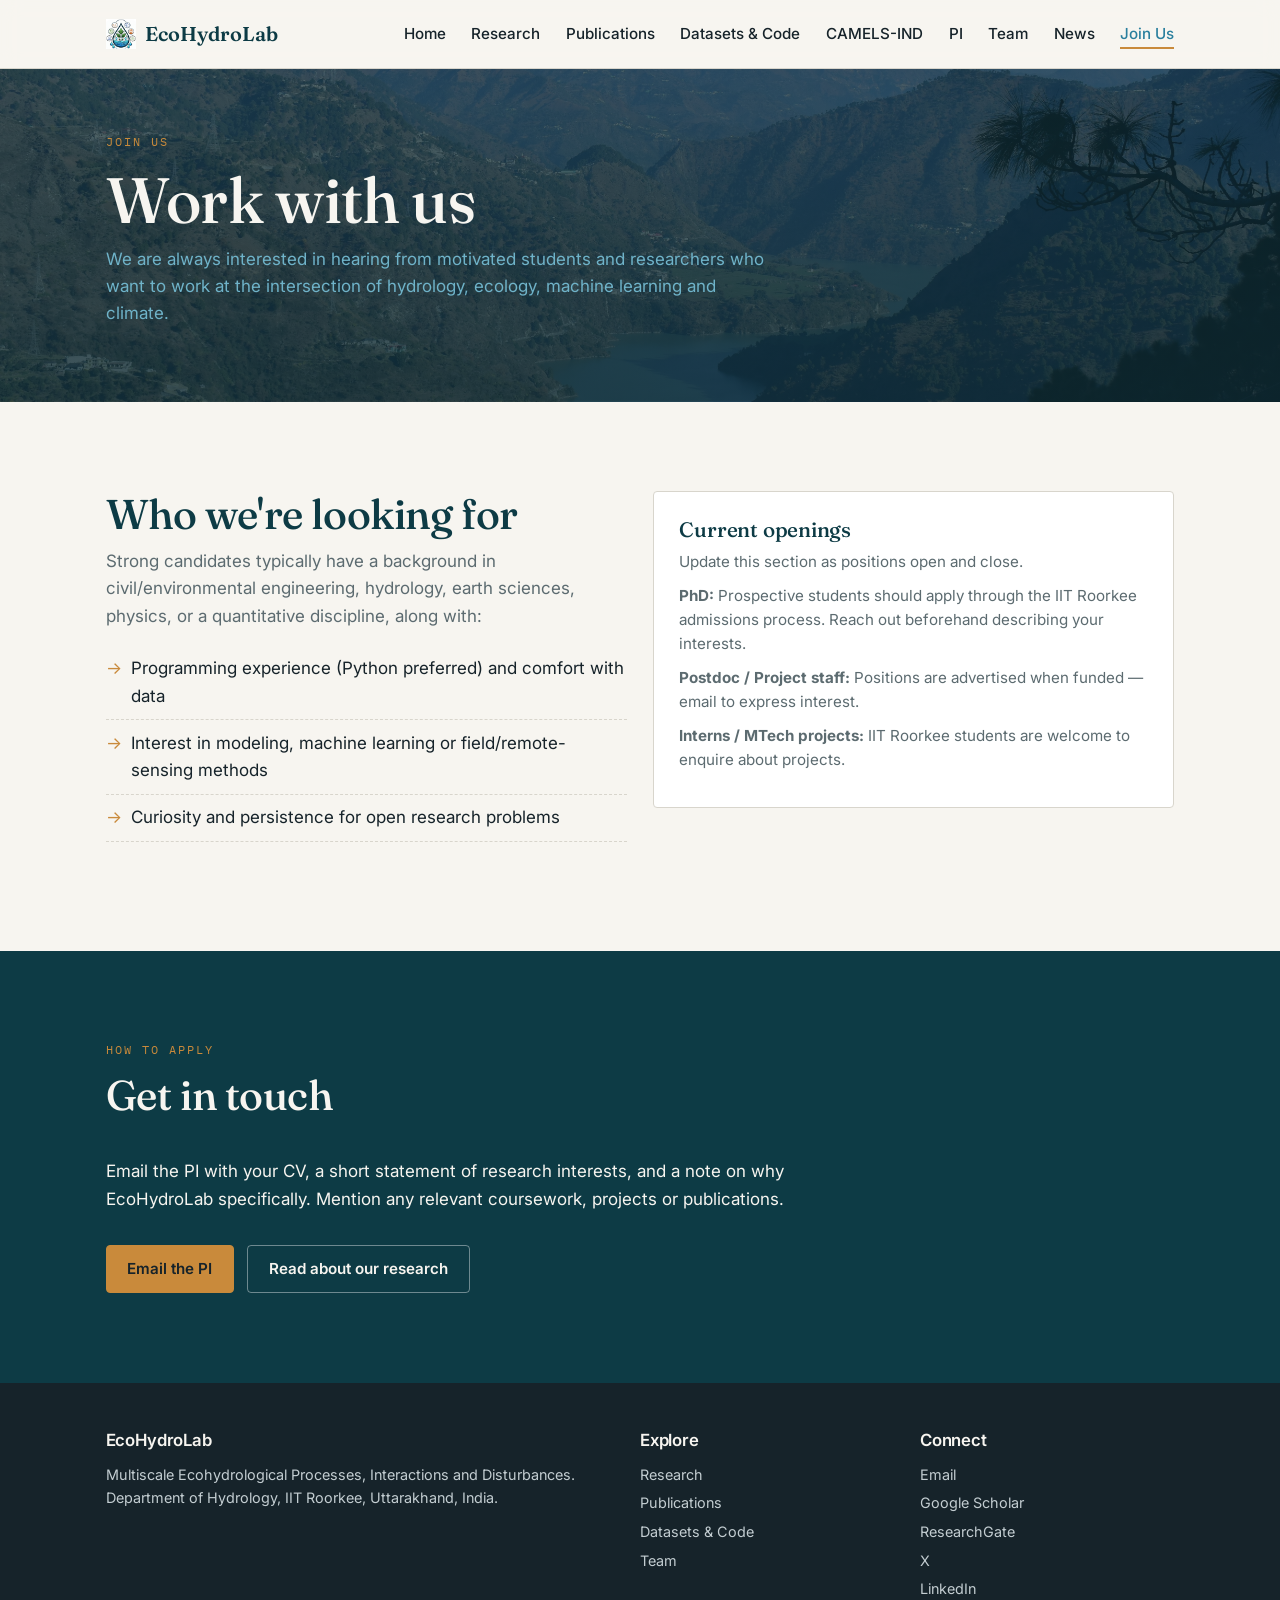
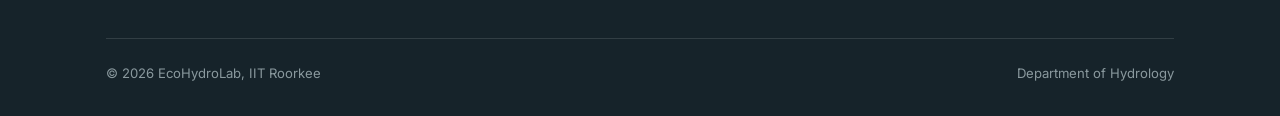
<file: join.html>
<!DOCTYPE html>
<html lang="en">
<head>
<meta charset="UTF-8">
<meta name="viewport" content="width=device-width, initial-scale=1">
<title>Join Us — EcoHydroLab</title>
<meta name="description" content="Opportunities to join EcoHydroLab at IIT Roorkee.">
<link rel="preconnect" href="https://fonts.googleapis.com">
<link rel="preconnect" href="https://fonts.gstatic.com" crossorigin>
<link href="https://fonts.googleapis.com/css2?family=Fraunces:opsz,wght@9..144,400;9..144,500;9..144,600&family=Inter:wght@400;500;600;700&family=IBM+Plex+Mono:wght@400;500&display=swap" rel="stylesheet">
<link rel="stylesheet" href="assets/css/style.css">
</head>
<body>
<header class="site-header">
  <nav class="nav wrap" aria-label="Primary">
    <a class="brand" href="index.html">
      <img class="mark" src="assets/img/logo-icon.png" alt="" width="30" height="30">
      EcoHydroLab
    </a>
    <button class="nav-toggle" aria-label="Toggle menu" aria-expanded="false"><span></span><span></span><span></span></button>
    <ul class="nav-links">
      <li><a href="index.html" >Home</a></li>
      <li><a href="research.html" >Research</a></li>
      <li><a href="publications.html" >Publications</a></li>
      <li><a href="datasets.html" >Datasets &amp; Code</a></li>
      <li><a href="camels-ind.html" >CAMELS-IND</a></li>
      <li><a href="pi.html" >PI</a></li>
      <li><a href="team.html" >Team</a></li>
      <li><a href="news.html" >News</a></li>
      <li><a href="join.html" class="active">Join Us</a></li>
    </ul>
  </nav>
</header>
<section class="page-hero">
  <div class="wrap">
    <span class="eyebrow">Join Us</span>
    <h1>Work with us</h1>
    <p>We are always interested in hearing from motivated students and researchers who want to work at the intersection of hydrology, ecology, machine learning and climate.</p>
  </div>
</section>

<section class="section">
  <div class="wrap grid grid-2">
    <div class="reveal">
      <h2>Who we're looking for</h2>
      <p class="muted">Strong candidates typically have a background in civil/environmental engineering, hydrology, earth sciences, physics, or a quantitative discipline, along with:</p>
      <ul class="join-list" style="list-style:none;margin-top:1rem">
        <li style="border-color:var(--line)">Programming experience (Python preferred) and comfort with data</li>
        <li style="border-color:var(--line)">Interest in modeling, machine learning or field/remote-sensing methods</li>
        <li style="border-color:var(--line)">Curiosity and persistence for open research problems</li>
      </ul>
    </div>
    <div class="reveal">
      <div class="card">
        <h3>Current openings</h3>
        <p class="muted">Update this section as positions open and close.</p>
        <p><strong>PhD:</strong> Prospective students should apply through the IIT Roorkee admissions process. Reach out beforehand describing your interests.</p>
        <p><strong>Postdoc / Project staff:</strong> Positions are advertised when funded — email to express interest.</p>
        <p><strong>Interns / MTech projects:</strong> IIT Roorkee students are welcome to enquire about projects.</p>
      </div>
    </div>
  </div>
</section>

<section class="section section--dark">
  <div class="wrap reveal">
    <div class="section-head">
      <span class="eyebrow">How to apply</span>
      <h2>Get in touch</h2>
    </div>
    <p>Email the PI with your CV, a short statement of research interests, and a note on why EcoHydroLab specifically. Mention any relevant coursework, projects or publications.</p>
    <div class="hero-cta">
      <a class="btn" href="mailto:ashutosh.sharma@hy.iitr.ac.in?subject=Prospective%20student%20enquiry" style="background:var(--sediment);border-color:var(--sediment);color:var(--ink)">Email the PI</a>
      <a class="btn btn--ghost" href="research.html">Read about our research</a>
    </div>
  </div>
</section>
<footer class="site-footer">
  <div class="wrap">
    <div class="footer-grid">
      <div>
        <h4>EcoHydroLab</h4>
        <p style="color:#c3cdd1">Multiscale Ecohydrological Processes, Interactions and Disturbances. Department of Hydrology, IIT Roorkee, Uttarakhand, India.</p>
      </div>
      <div>
        <h4>Explore</h4>
        <ul class="footer-links">
          <li><a href="research.html">Research</a></li>
          <li><a href="publications.html">Publications</a></li>
          <li><a href="datasets.html">Datasets &amp; Code</a></li>
          <li><a href="team.html">Team</a></li>
        </ul>
      </div>
      <div>
        <h4>Connect</h4>
        <ul class="footer-links">
          <li><a href="mailto:ashutosh.sharma@hy.iitr.ac.in">Email</a></li>
          <li><a href="https://scholar.google.com/citations?user=15sE22kAAAAJ&hl=en" target="_blank" rel="noopener">Google Scholar</a></li>
          <li><a href="https://www.researchgate.net/profile/Ashutosh-Sharma-42" target="_blank" rel="noopener">ResearchGate</a></li>
          <li><a href="https://x.com/AshutoshHydro" target="_blank" rel="noopener">X</a></li>
          <li><a href="https://www.linkedin.com/in/ashutoshhydro/" target="_blank" rel="noopener">LinkedIn</a></li>
        </ul>
      </div>
    </div>
    <div class="footer-bottom">
      <span>© <span id="year"></span> EcoHydroLab, IIT Roorkee</span>
      <span>Department of Hydrology</span>
    </div>
  </div>
</footer>
<script src="assets/js/main.js"></script>
<script>document.getElementById('year').textContent = new Date().getFullYear();</script>
</body>
</html>
</file>
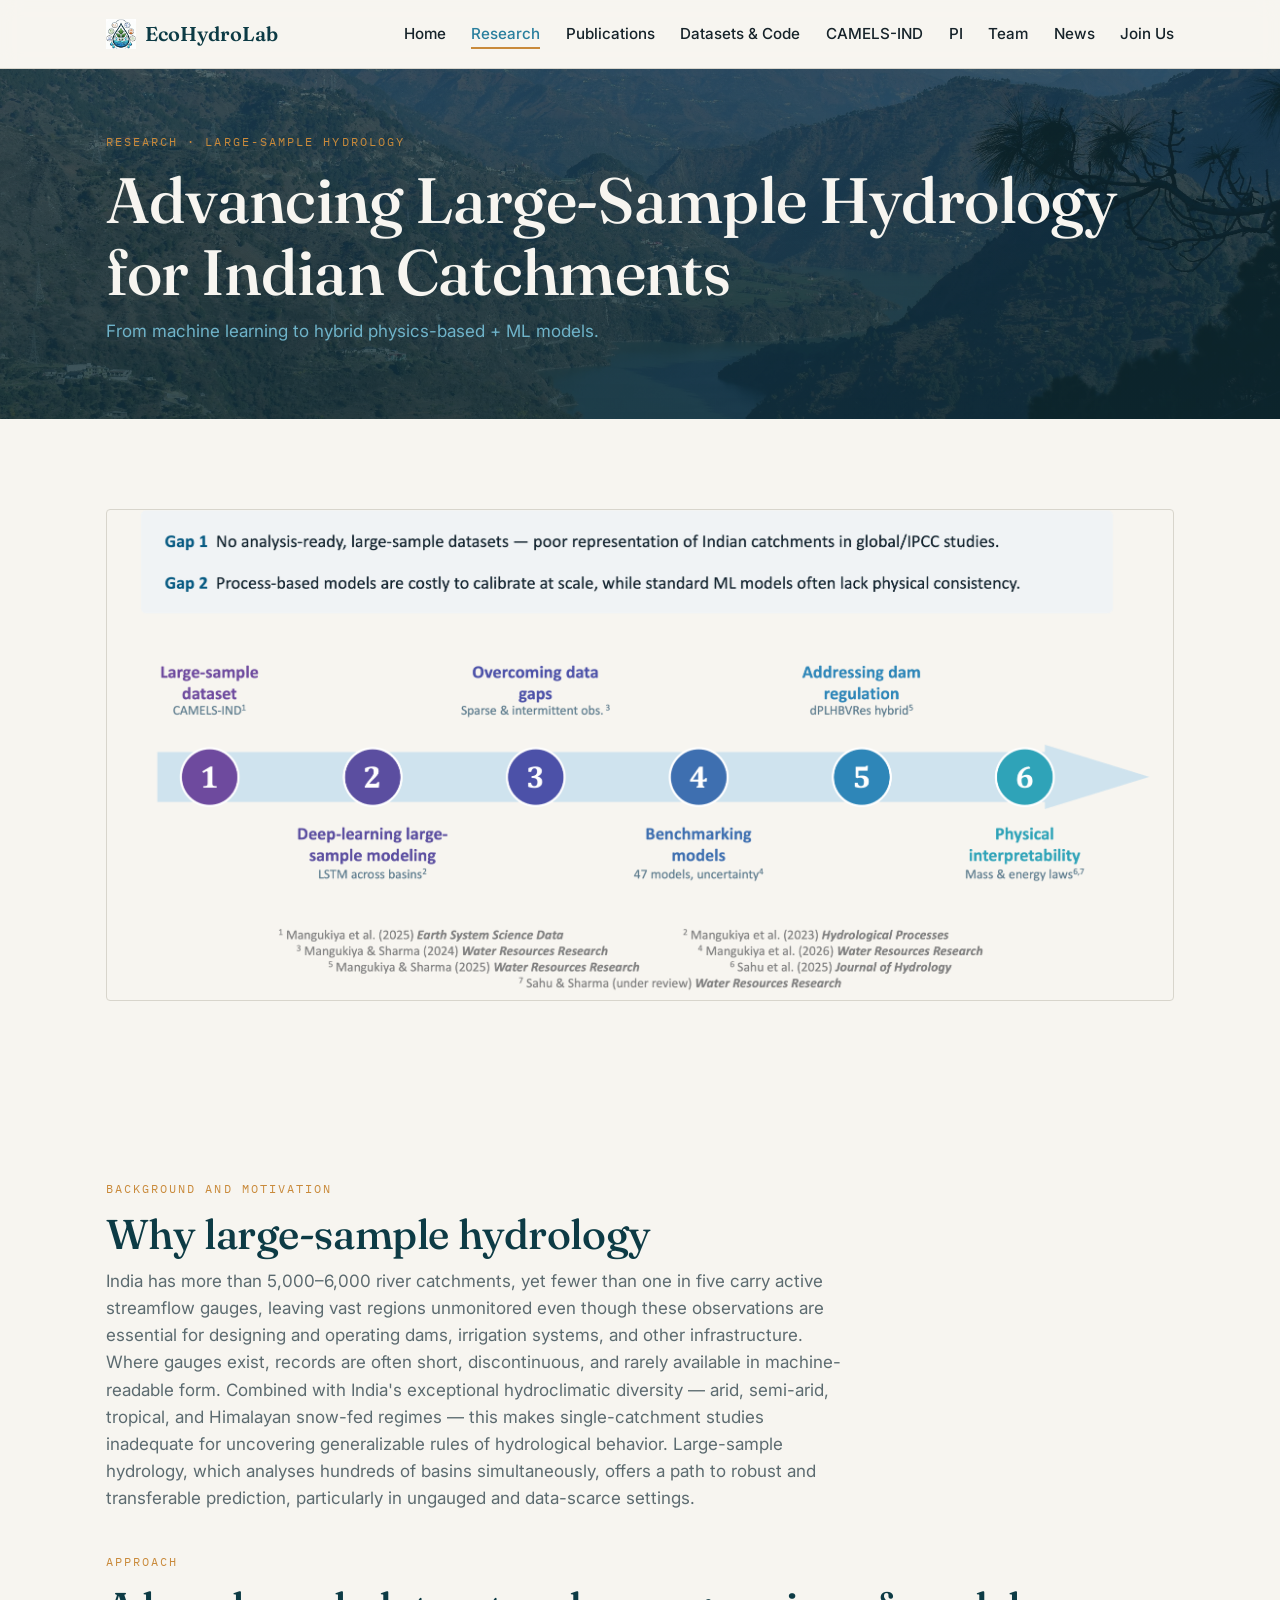
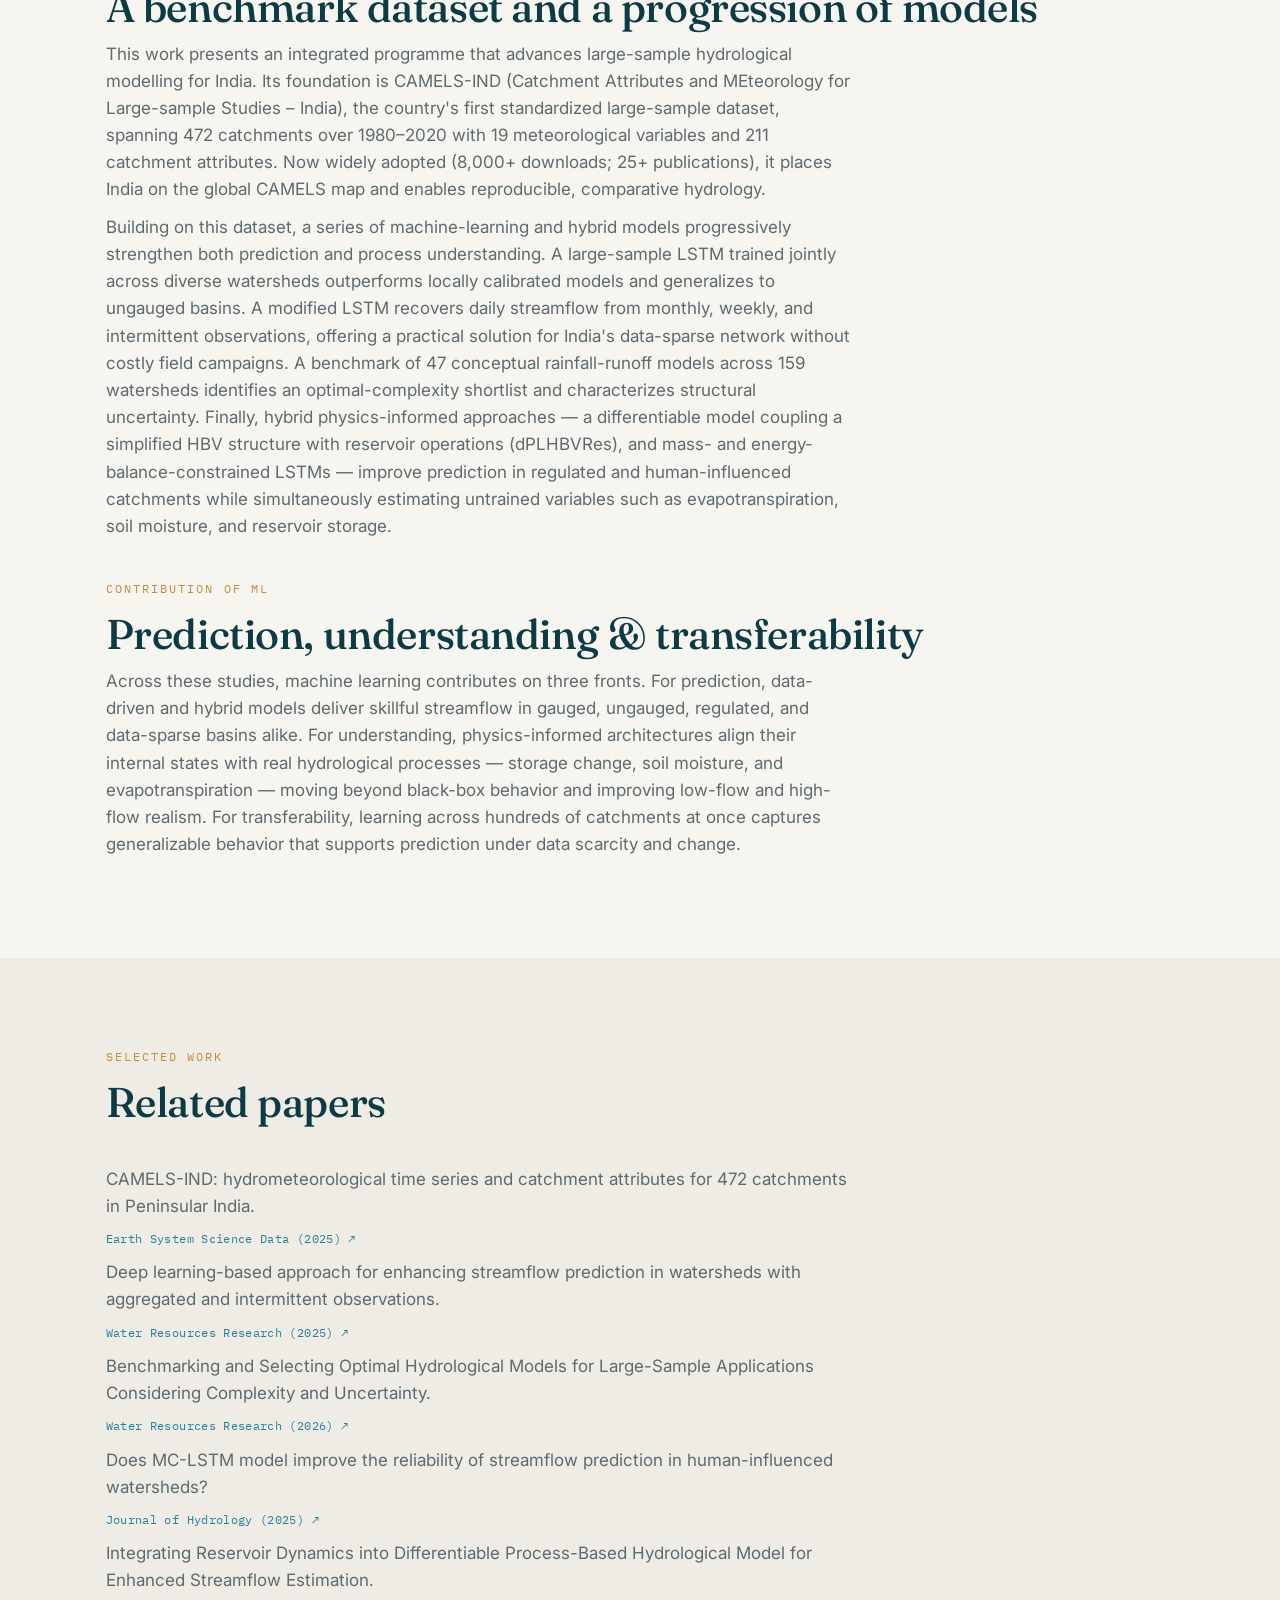
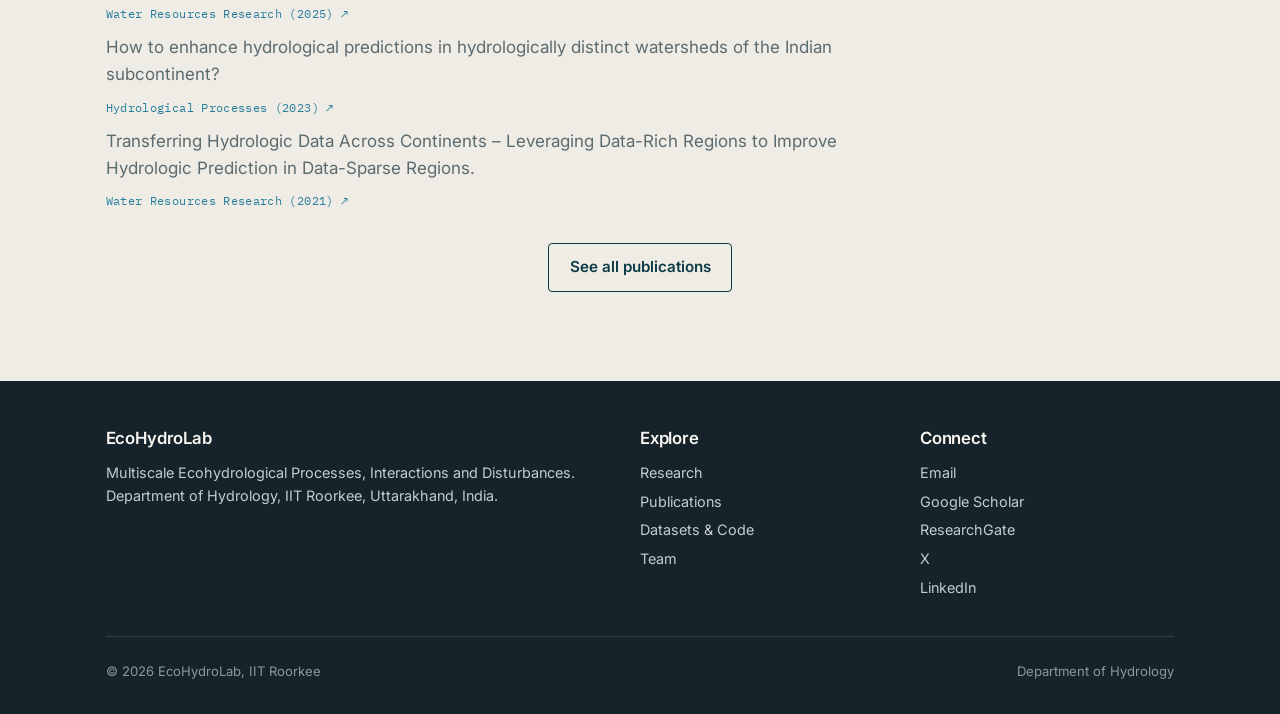
<file: large-sample-hydrology.html>
<!DOCTYPE html>
<html lang="en">
<head>
<meta charset="UTF-8">
<meta name="viewport" content="width=device-width, initial-scale=1">
<title>Large-Sample Hydrology — EcoHydroLab</title>
<meta name="description" content="Advancing large-sample hydrology for Indian catchments — from CAMELS-IND to machine learning and hybrid physics-based + ML models.">
<link rel="preconnect" href="https://fonts.googleapis.com">
<link rel="preconnect" href="https://fonts.gstatic.com" crossorigin>
<link href="https://fonts.googleapis.com/css2?family=Fraunces:opsz,wght@9..144,400;9..144,500;9..144,600&family=Inter:wght@400;500;600;700&family=IBM+Plex+Mono:wght@400;500&display=swap" rel="stylesheet">
<link rel="stylesheet" href="assets/css/style.css">
</head>
<body>
<header class="site-header">
  <nav class="nav wrap" aria-label="Primary">
    <a class="brand" href="index.html">
      <img class="mark" src="assets/img/logo-icon.png" alt="" width="30" height="30">
      EcoHydroLab
    </a>
    <button class="nav-toggle" aria-label="Toggle menu" aria-expanded="false"><span></span><span></span><span></span></button>
    <ul class="nav-links">
      <li><a href="index.html" >Home</a></li>
      <li><a href="research.html" class="active">Research</a></li>
      <li><a href="publications.html" >Publications</a></li>
      <li><a href="datasets.html" >Datasets &amp; Code</a></li>
      <li><a href="camels-ind.html" >CAMELS-IND</a></li>
      <li><a href="pi.html" >PI</a></li>
      <li><a href="team.html" >Team</a></li>
      <li><a href="news.html" >News</a></li>
      <li><a href="join.html" >Join Us</a></li>
    </ul>
  </nav>
</header>

<section class="page-hero">
  <div class="wrap">
    <span class="eyebrow">Research &middot; Large-Sample Hydrology</span>
    <h1>Advancing Large-Sample Hydrology for Indian Catchments</h1>
    <p>From machine learning to hybrid physics-based + ML models.</p>
  </div>
</section>

<section class="section">
  <div class="wrap">
    <figure class="fig reveal">
      <img src="assets/img/large_sample_hydrology_india.png" alt="Large-sample hydrology for Indian catchments — from CAMELS-IND to machine learning and hybrid physics-based models" loading="lazy" style="border-radius:var(--radius);border:1px solid var(--line);width:100%;height:auto">
    </figure>
  </div>
</section>

<section class="section">
  <div class="wrap">
    <div class="reveal" style="margin-bottom:2.5rem">
      <span class="eyebrow">Background and Motivation</span>
      <h2>Why large-sample hydrology</h2>
      <p class="muted">India has more than 5,000–6,000 river catchments, yet fewer than one in five carry active streamflow gauges, leaving vast regions unmonitored even though these observations are essential for designing and operating dams, irrigation systems, and other infrastructure. Where gauges exist, records are often short, discontinuous, and rarely available in machine-readable form. Combined with India's exceptional hydroclimatic diversity — arid, semi-arid, tropical, and Himalayan snow-fed regimes — this makes single-catchment studies inadequate for uncovering generalizable rules of hydrological behavior. Large-sample hydrology, which analyses hundreds of basins simultaneously, offers a path to robust and transferable prediction, particularly in ungauged and data-scarce settings.</p>
    </div>

    <div class="reveal" style="margin-bottom:2.5rem">
      <span class="eyebrow">Approach</span>
      <h2>A benchmark dataset and a progression of models</h2>
      <p class="muted">This work presents an integrated programme that advances large-sample hydrological modelling for India. Its foundation is CAMELS-IND (Catchment Attributes and MEteorology for Large-sample Studies – India), the country's first standardized large-sample dataset, spanning 472 catchments over 1980–2020 with 19 meteorological variables and 211 catchment attributes. Now widely adopted (8,000+ downloads; 25+ publications), it places India on the global CAMELS map and enables reproducible, comparative hydrology.</p>
      <p class="muted">Building on this dataset, a series of machine-learning and hybrid models progressively strengthen both prediction and process understanding. A large-sample LSTM trained jointly across diverse watersheds outperforms locally calibrated models and generalizes to ungauged basins. A modified LSTM recovers daily streamflow from monthly, weekly, and intermittent observations, offering a practical solution for India's data-sparse network without costly field campaigns. A benchmark of 47 conceptual rainfall-runoff models across 159 watersheds identifies an optimal-complexity shortlist and characterizes structural uncertainty. Finally, hybrid physics-informed approaches — a differentiable model coupling a simplified HBV structure with reservoir operations (dPLHBVRes), and mass- and energy-balance-constrained LSTMs — improve prediction in regulated and human-influenced catchments while simultaneously estimating untrained variables such as evapotranspiration, soil moisture, and reservoir storage.</p>
    </div>

    <div class="reveal">
      <span class="eyebrow">Contribution of ML</span>
      <h2>Prediction, understanding &amp; transferability</h2>
      <p class="muted">Across these studies, machine learning contributes on three fronts. For prediction, data-driven and hybrid models deliver skillful streamflow in gauged, ungauged, regulated, and data-sparse basins alike. For understanding, physics-informed architectures align their internal states with real hydrological processes — storage change, soil moisture, and evapotranspiration — moving beyond black-box behavior and improving low-flow and high-flow realism. For transferability, learning across hundreds of catchments at once captures generalizable behavior that supports prediction under data scarcity and change.</p>
    </div>
  </div>
</section>

<!-- Related papers -->
<section class="section section--alt">
  <div class="wrap">
    <div class="section-head reveal">
      <span class="eyebrow">Selected work</span>
      <h2>Related papers</h2>
    </div>
    <div class="reveal">
      <p class="muted">CAMELS-IND: hydrometeorological time series and catchment attributes for 472 catchments in Peninsular India.</p>
      <p class="pub-links"><a href="https://doi.org/10.5194/essd-17-461-2025" target="_blank" rel="noopener">Earth System Science Data (2025) ↗</a></p>

      <p class="muted">Deep learning-based approach for enhancing streamflow prediction in watersheds with aggregated and intermittent observations.</p>
      <p class="pub-links"><a href="https://doi.org/10.1029/2024WR037331" target="_blank" rel="noopener">Water Resources Research (2025) ↗</a></p>

      <p class="muted">Benchmarking and Selecting Optimal Hydrological Models for Large-Sample Applications Considering Complexity and Uncertainty.</p>
      <p class="pub-links"><a href="https://doi.org/10.1029/2026WR044753" target="_blank" rel="noopener">Water Resources Research (2026) ↗</a></p>

      <p class="muted">Does MC-LSTM model improve the reliability of streamflow prediction in human-influenced watersheds?</p>
      <p class="pub-links"><a href="https://doi.org/10.1016/j.jhydrol.2025.134711" target="_blank" rel="noopener">Journal of Hydrology (2025) ↗</a></p>

      <p class="muted">Integrating Reservoir Dynamics into Differentiable Process-Based Hydrological Model for Enhanced Streamflow Estimation.</p>
      <p class="pub-links"><a href="https://doi.org/10.1029/2025WR040268" target="_blank" rel="noopener">Water Resources Research (2025) ↗</a></p>

      <p class="muted">How to enhance hydrological predictions in hydrologically distinct watersheds of the Indian subcontinent?</p>
      <p class="pub-links"><a href="https://doi.org/10.1002/hyp.14936" target="_blank" rel="noopener">Hydrological Processes (2023) ↗</a></p>

      <p class="muted">Transferring Hydrologic Data Across Continents – Leveraging Data-Rich Regions to Improve Hydrologic Prediction in Data-Sparse Regions.</p>
      <p class="pub-links"><a href="https://doi.org/10.1029/2020WR028600" target="_blank" rel="noopener">Water Resources Research (2021) ↗</a></p>
    </div>
    <div class="center mt-2">
      <a class="btn btn--ghost" href="publications.html">See all publications</a>
    </div>
  </div>
</section>

<footer class="site-footer">
  <div class="wrap">
    <div class="footer-grid">
      <div>
        <h4>EcoHydroLab</h4>
        <p style="color:#c3cdd1">Multiscale Ecohydrological Processes, Interactions and Disturbances. Department of Hydrology, IIT Roorkee, Uttarakhand, India.</p>
      </div>
      <div>
        <h4>Explore</h4>
        <ul class="footer-links">
          <li><a href="research.html">Research</a></li>
          <li><a href="publications.html">Publications</a></li>
          <li><a href="datasets.html">Datasets &amp; Code</a></li>
          <li><a href="team.html">Team</a></li>
        </ul>
      </div>
      <div>
        <h4>Connect</h4>
        <ul class="footer-links">
          <li><a href="mailto:ashutosh.sharma@hy.iitr.ac.in">Email</a></li>
          <li><a href="https://scholar.google.com/citations?user=15sE22kAAAAJ&hl=en" target="_blank" rel="noopener">Google Scholar</a></li>
          <li><a href="https://www.researchgate.net/profile/Ashutosh-Sharma-42" target="_blank" rel="noopener">ResearchGate</a></li>
          <li><a href="https://x.com/AshutoshHydro" target="_blank" rel="noopener">X</a></li>
          <li><a href="https://www.linkedin.com/in/ashutoshhydro/" target="_blank" rel="noopener">LinkedIn</a></li>
        </ul>
      </div>
    </div>
    <div class="footer-bottom">
      <span>© <span id="year"></span> EcoHydroLab, IIT Roorkee</span>
      <span>Department of Hydrology</span>
    </div>
  </div>
</footer>
<script src="assets/js/main.js"></script>
<script>document.getElementById('year').textContent = new Date().getFullYear();</script>
</body>
</html>
</file>
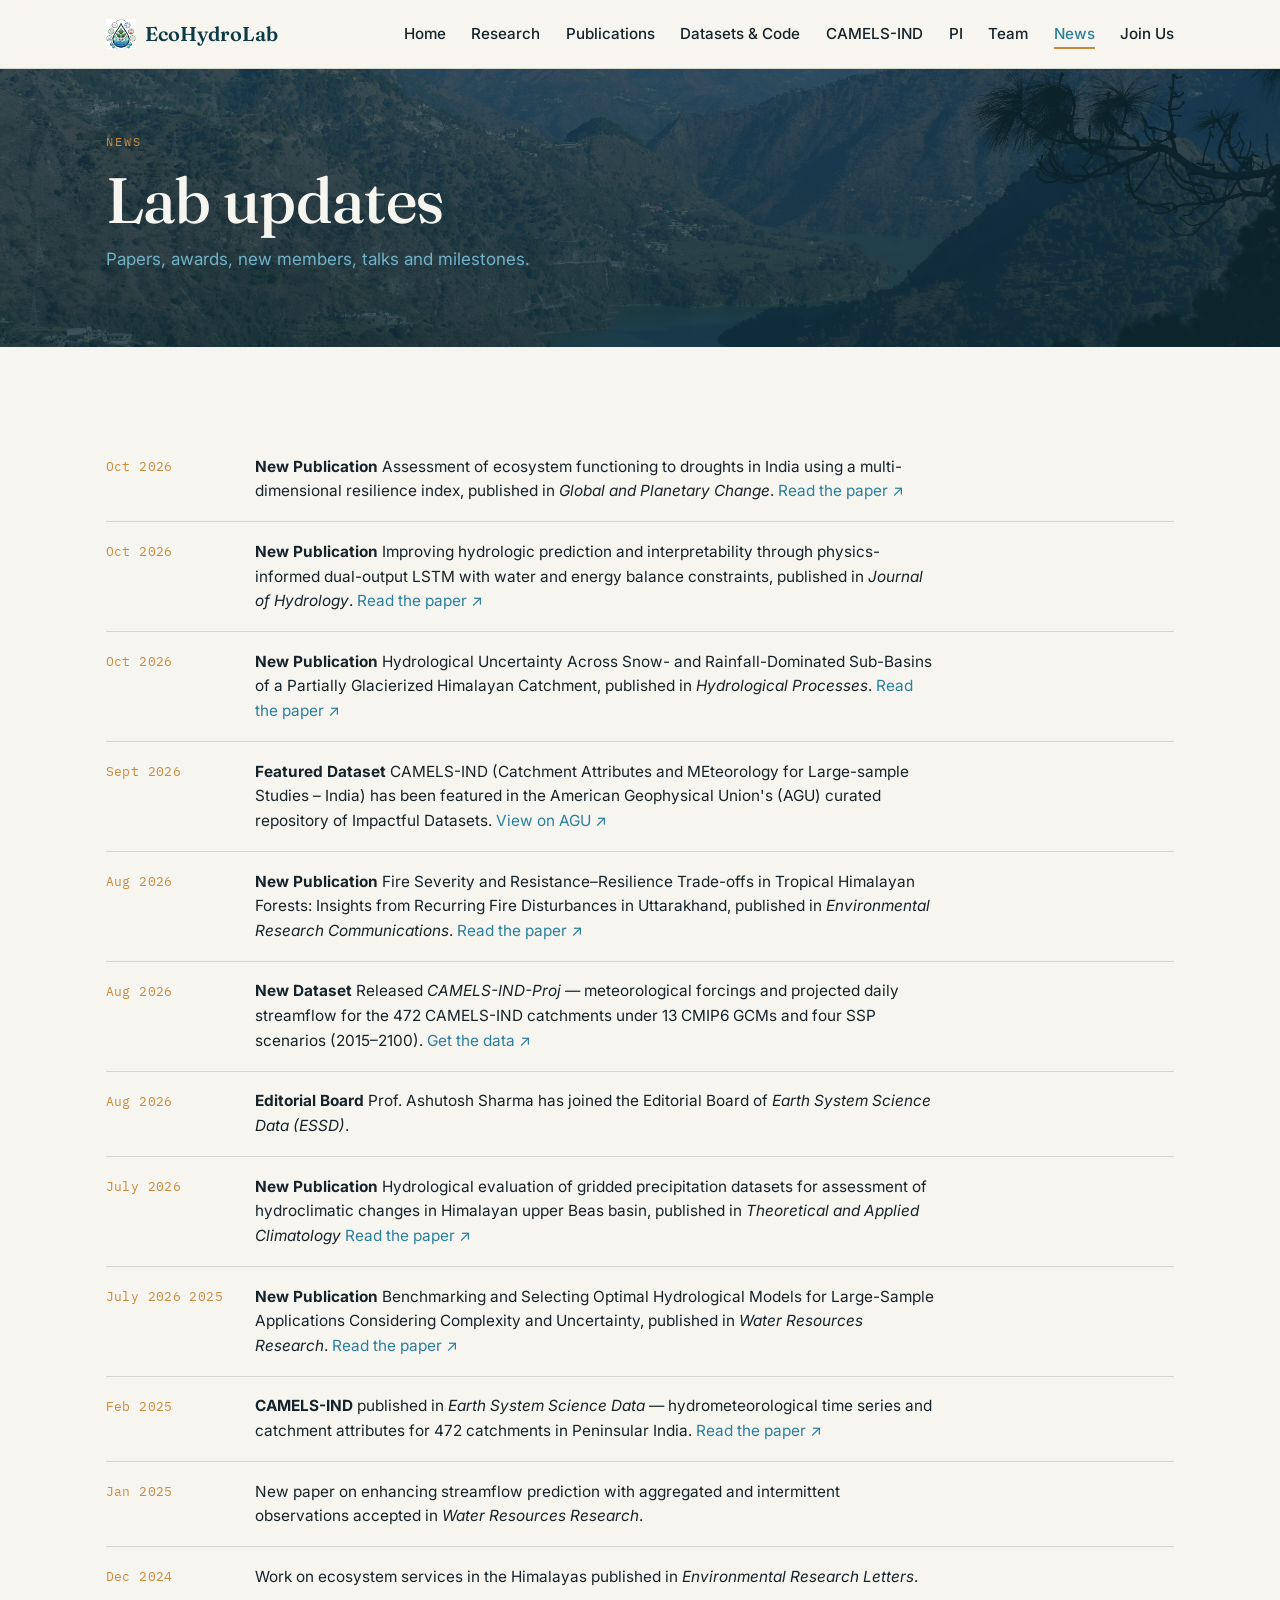
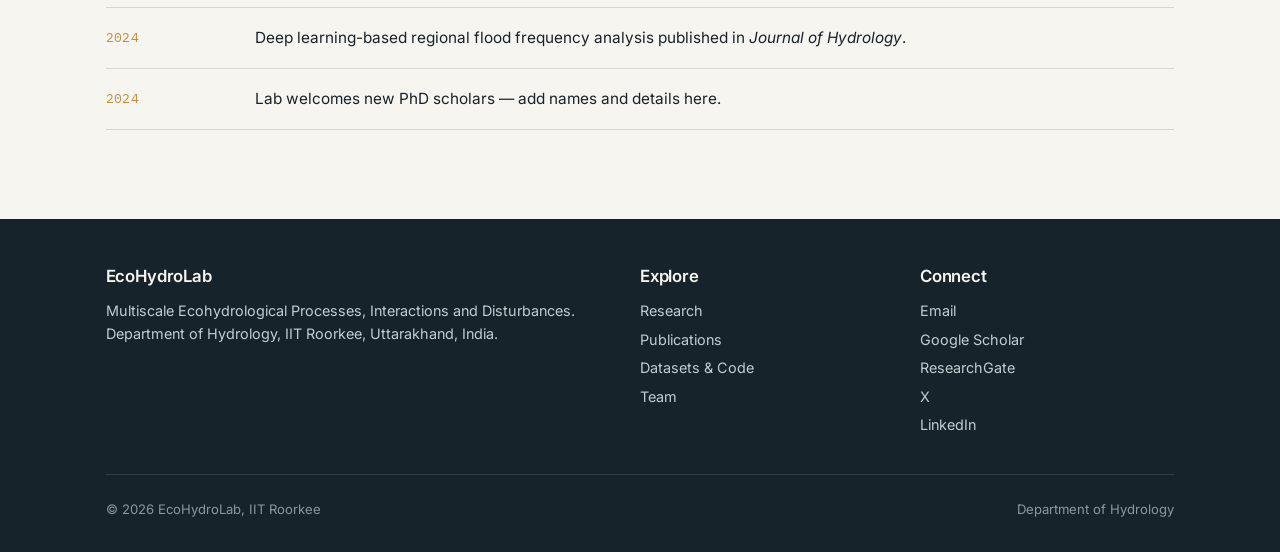
<file: news.html>
<!DOCTYPE html>
<html lang="en">
<head>
<meta charset="UTF-8">
<meta name="viewport" content="width=device-width, initial-scale=1">
<title>News — EcoHydroLab</title>
<meta name="description" content="Latest updates from EcoHydroLab.">
<link rel="preconnect" href="https://fonts.googleapis.com">
<link rel="preconnect" href="https://fonts.gstatic.com" crossorigin>
<link href="https://fonts.googleapis.com/css2?family=Fraunces:opsz,wght@9..144,400;9..144,500;9..144,600&family=Inter:wght@400;500;600;700&family=IBM+Plex+Mono:wght@400;500&display=swap" rel="stylesheet">
<link rel="stylesheet" href="assets/css/style.css">
</head>
<body>
<header class="site-header">
  <nav class="nav wrap" aria-label="Primary">
    <a class="brand" href="index.html">
      <img class="mark" src="assets/img/logo-icon.png" alt="" width="30" height="30">
      EcoHydroLab
    </a>
    <button class="nav-toggle" aria-label="Toggle menu" aria-expanded="false"><span></span><span></span><span></span></button>
    <ul class="nav-links">
      <li><a href="index.html" >Home</a></li>
      <li><a href="research.html" >Research</a></li>
      <li><a href="publications.html" >Publications</a></li>
      <li><a href="datasets.html" >Datasets &amp; Code</a></li>
      <li><a href="camels-ind.html" >CAMELS-IND</a></li>
      <li><a href="pi.html" >PI</a></li>
      <li><a href="team.html" >Team</a></li>
      <li><a href="news.html" class="active">News</a></li>
      <li><a href="join.html" >Join Us</a></li>
    </ul>
  </nav>
</header>
<section class="page-hero">
  <div class="wrap">
    <span class="eyebrow">News</span>
    <h1>Lab updates</h1>
    <p>Papers, awards, new members, talks and milestones.</p>
  </div>
</section>

<section class="section">
  <div class="wrap">
    <div id="news-list"></div>
  </div>
</section>

<footer class="site-footer">
  <div class="wrap">
    <div class="footer-grid">
      <div>
        <h4>EcoHydroLab</h4>
        <p style="color:#c3cdd1">Multiscale Ecohydrological Processes, Interactions and Disturbances. Department of Hydrology, IIT Roorkee, Uttarakhand, India.</p>
      </div>
      <div>
        <h4>Explore</h4>
        <ul class="footer-links">
          <li><a href="research.html">Research</a></li>
          <li><a href="publications.html">Publications</a></li>
          <li><a href="datasets.html">Datasets &amp; Code</a></li>
          <li><a href="team.html">Team</a></li>
        </ul>
      </div>
      <div>
        <h4>Connect</h4>
        <ul class="footer-links">
          <li><a href="mailto:ashutosh.sharma@hy.iitr.ac.in">Email</a></li>
          <li><a href="https://scholar.google.com/citations?user=15sE22kAAAAJ&hl=en" target="_blank" rel="noopener">Google Scholar</a></li>
          <li><a href="https://www.researchgate.net/profile/Ashutosh-Sharma-42" target="_blank" rel="noopener">ResearchGate</a></li>
          <li><a href="https://x.com/AshutoshHydro" target="_blank" rel="noopener">X</a></li>
          <li><a href="https://www.linkedin.com/in/ashutoshhydro/" target="_blank" rel="noopener">LinkedIn</a></li>
        </ul>
      </div>
    </div>
    <div class="footer-bottom">
      <span>© <span id="year"></span> EcoHydroLab, IIT Roorkee</span>
      <span>Department of Hydrology</span>
    </div>
  </div>
</footer>
<script src="assets/js/main.js"></script>
<script>document.getElementById('year').textContent = new Date().getFullYear();</script>
<script>renderNews('news-list');</script>
</body>
</html>
</file>
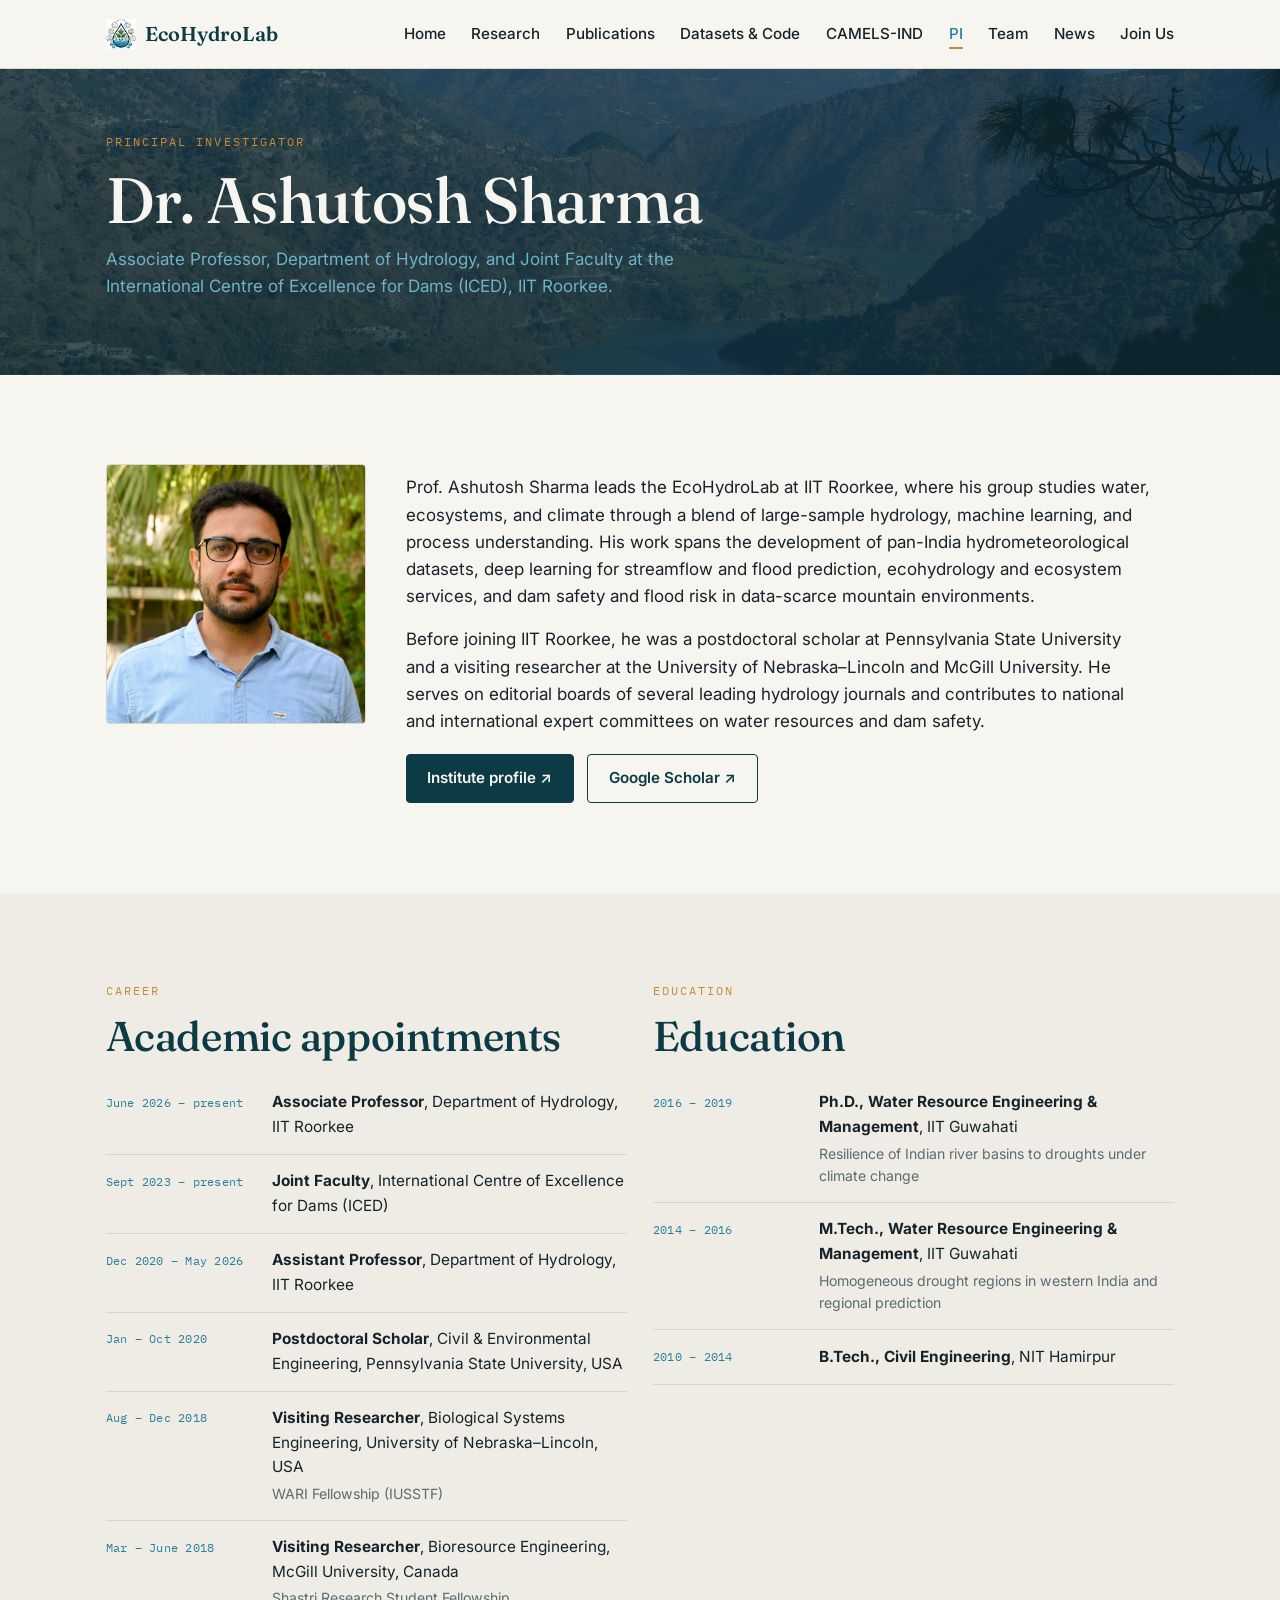
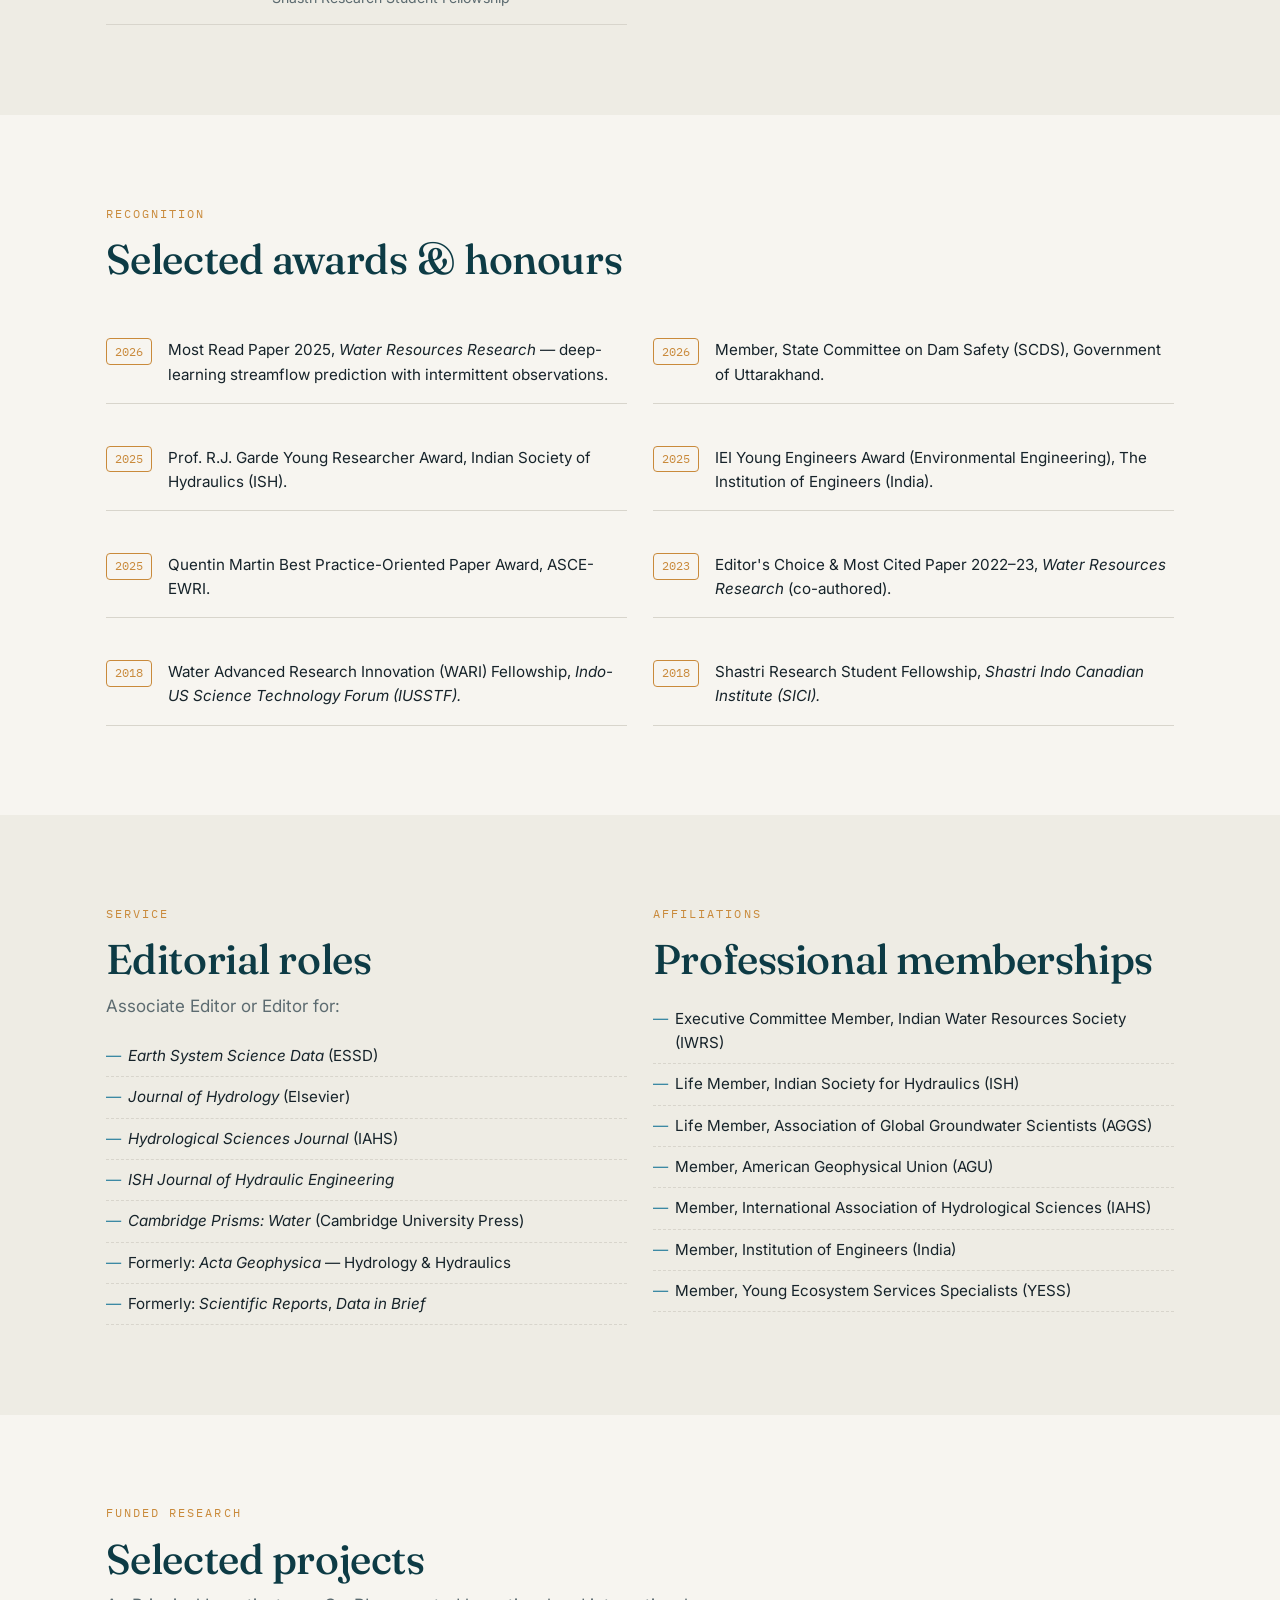
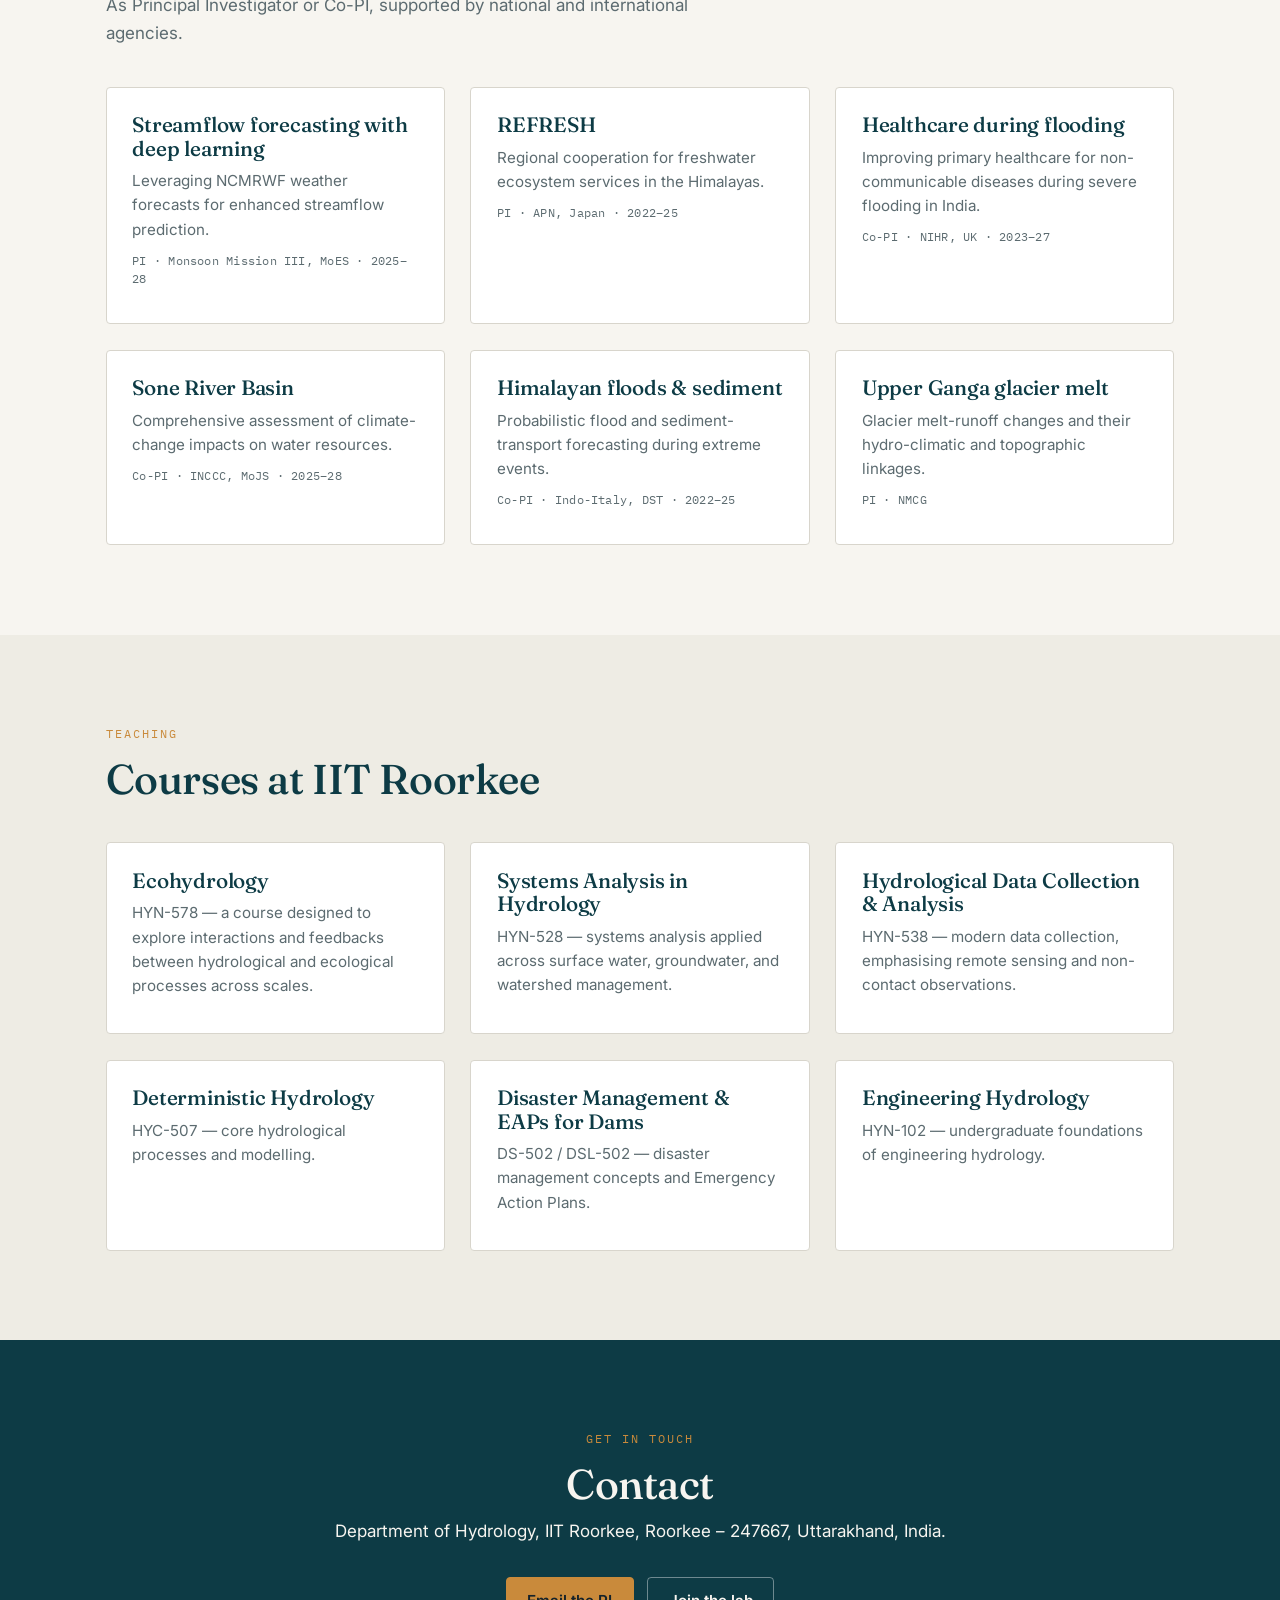
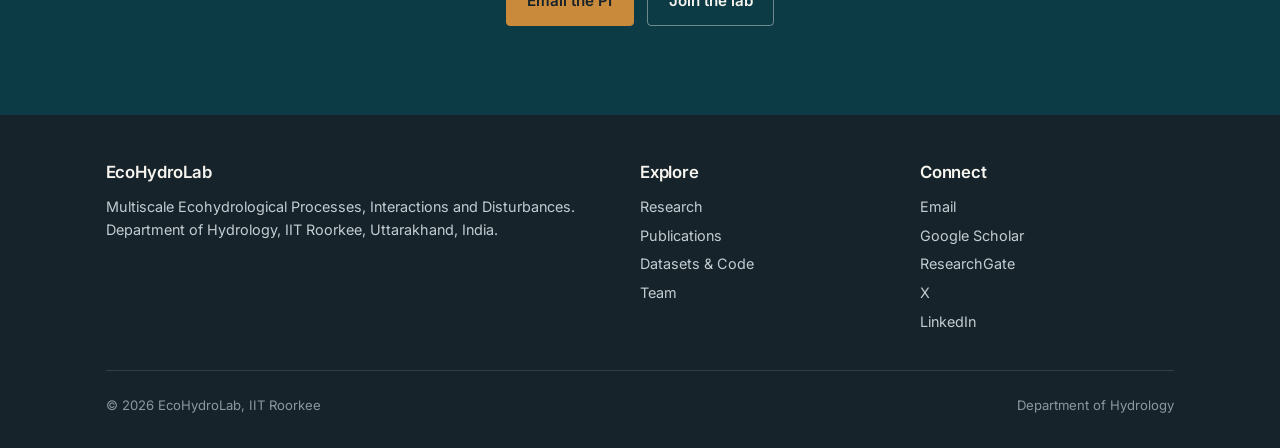
<file: pi.html>
<!DOCTYPE html>
<html lang="en">
<head>
<meta charset="UTF-8">
<meta name="viewport" content="width=device-width, initial-scale=1">
<title>Principal Investigator — EcoHydroLab</title>
<meta name="description" content="Dr. Ashutosh Sharma — Associate Professor, Department of Hydrology, IIT Roorkee. Bio, appointments, awards, editorial roles, funded projects, and teaching.">
<link rel="preconnect" href="https://fonts.googleapis.com">
<link rel="preconnect" href="https://fonts.gstatic.com" crossorigin>
<link href="https://fonts.googleapis.com/css2?family=Fraunces:opsz,wght@9..144,400;9..144,500;9..144,600&family=Inter:wght@400;500;600;700&family=IBM+Plex+Mono:wght@400;500&display=swap" rel="stylesheet">
<link rel="stylesheet" href="assets/css/style.css">
</head>
<body>
<header class="site-header">
  <nav class="nav wrap" aria-label="Primary">
    <a class="brand" href="index.html">
      <img class="mark" src="assets/img/logo-icon.png" alt="" width="30" height="30">
      EcoHydroLab
    </a>
    <button class="nav-toggle" aria-label="Toggle menu" aria-expanded="false"><span></span><span></span><span></span></button>
    <ul class="nav-links">
      <li><a href="index.html" >Home</a></li>
      <li><a href="research.html" >Research</a></li>
      <li><a href="publications.html" >Publications</a></li>
      <li><a href="datasets.html" >Datasets &amp; Code</a></li>
      <li><a href="camels-ind.html" >CAMELS-IND</a></li>
      <li><a href="pi.html" class="active">PI</a></li>
      <li><a href="team.html">Team</a></li>
      <li><a href="news.html" >News</a></li>
      <li><a href="join.html" >Join Us</a></li>
    </ul>
  </nav>
</header>

<section class="page-hero">
  <div class="wrap">
    <span class="eyebrow">Principal Investigator</span>
    <h1>Dr. Ashutosh Sharma</h1>
    <p>Associate Professor, Department of Hydrology, and Joint Faculty at the International Centre of Excellence for Dams (ICED), IIT Roorkee.</p>
  </div>
</section>

<!-- Bio + quick facts -->
<section class="section">
  <div class="wrap">
    <div class="pi-intro reveal">
      <div class="pi-photo">
        <img src="assets/img/Ashutosh Sharma.JPG" alt="Portrait of Dr. Ashutosh Sharma" loading="lazy">
      </div>
      <div class="pi-bio">
        <p>Prof. Ashutosh Sharma leads the EcoHydroLab at IIT Roorkee, where his group studies water, ecosystems, and climate through a blend of large-sample hydrology, machine learning, and process understanding. His work spans the development of pan-India hydrometeorological datasets, deep learning for streamflow and flood prediction, ecohydrology and ecosystem services, and dam safety and flood risk in data-scarce mountain environments.</p>
        <p>Before joining IIT Roorkee, he was a postdoctoral scholar at Pennsylvania State University and a visiting researcher at the University of Nebraska–Lincoln and McGill University. He serves on editorial boards of several leading hydrology journals and contributes to national and international expert committees on water resources and dam safety.</p>
        <div class="pi-links">
          <a class="btn" href="https://www.iitr.ac.in/AshutoshSharma" target="_blank" rel="noopener">Institute profile ↗</a>
          <a class="btn btn--ghost" href="https://scholar.google.co.in/citations?user=15sE22kAAAAJ&hl=en" target="_blank" rel="noopener">Google Scholar ↗</a>
        </div>
      </div>
    </div>
  </div>
</section>

<!-- Appointments + Education -->
<section class="section section--alt">
  <div class="wrap">
    <div class="grid grid-2">
      <div class="reveal">
        <span class="eyebrow">Career</span>
        <h2>Academic appointments</h2>
        <ul class="timeline">
          <li><div class="tl-when">June 2026 – present</div><div class="tl-what"><strong>Associate Professor</strong>, Department of Hydrology, IIT Roorkee</div></li>
          <li><div class="tl-when">Sept 2023 – present</div><div class="tl-what"><strong>Joint Faculty</strong>, International Centre of Excellence for Dams (ICED)</div></li>
          <li><div class="tl-when">Dec 2020 – May 2026</div><div class="tl-what"><strong>Assistant Professor</strong>, Department of Hydrology, IIT Roorkee</div></li>
          <li><div class="tl-when">Jan – Oct 2020</div><div class="tl-what"><strong>Postdoctoral Scholar</strong>, Civil &amp; Environmental Engineering, Pennsylvania State University, USA</div></li>
          <li><div class="tl-when">Aug – Dec 2018</div><div class="tl-what"><strong>Visiting Researcher</strong>, Biological Systems Engineering, University of Nebraska–Lincoln, USA <span class="tl-sub">WARI Fellowship (IUSSTF)</span></div></li>
          <li><div class="tl-when">Mar – June 2018</div><div class="tl-what"><strong>Visiting Researcher</strong>, Bioresource Engineering, McGill University, Canada <span class="tl-sub">Shastri Research Student Fellowship</span></div></li>
        </ul>
      </div>
      <div class="reveal">
        <span class="eyebrow">Education</span>
        <h2>Education</h2>
        <ul class="timeline">
          <li><div class="tl-when">2016 – 2019</div><div class="tl-what"><strong>Ph.D., Water Resource Engineering &amp; Management</strong>, IIT Guwahati <span class="tl-sub">Resilience of Indian river basins to droughts under climate change</span></div></li>
          <li><div class="tl-when">2014 – 2016</div><div class="tl-what"><strong>M.Tech., Water Resource Engineering &amp; Management</strong>, IIT Guwahati <span class="tl-sub">Homogeneous drought regions in western India and regional prediction</span></div></li>
          <li><div class="tl-when">2010 – 2014</div><div class="tl-what"><strong>B.Tech., Civil Engineering</strong>, NIT Hamirpur</div></li>
        </ul>
      </div>
    </div>
  </div>
</section>

<!-- Awards -->
<section class="section">
  <div class="wrap">
    <div class="section-head reveal">
      <span class="eyebrow">Recognition</span>
      <h2>Selected awards &amp; honours</h2>
    </div>
    <div class="grid grid-2">
      <div class="award-card reveal"><div class="award-year">2026</div><p>Most Read Paper 2025, <em>Water Resources Research</em> — deep-learning streamflow prediction with intermittent observations.</p></div>
      <div class="award-card reveal"><div class="award-year">2026</div><p>Member, State Committee on Dam Safety (SCDS), Government of Uttarakhand.</p></div>
      <div class="award-card reveal"><div class="award-year">2025</div><p>Prof. R.J. Garde Young Researcher Award, Indian Society of Hydraulics (ISH).</p></div>
      <div class="award-card reveal"><div class="award-year">2025</div><p>IEI Young Engineers Award (Environmental Engineering), The Institution of Engineers (India).</p></div>
      <div class="award-card reveal"><div class="award-year">2025</div><p>Quentin Martin Best Practice-Oriented Paper Award, ASCE-EWRI.</p></div>
      <div class="award-card reveal"><div class="award-year">2023</div><p>Editor's Choice &amp; Most Cited Paper 2022–23, <em>Water Resources Research</em> (co-authored).</p></div>
      <div class="award-card reveal"><div class="award-year">2018</div><p>Water Advanced Research Innovation (WARI) Fellowship, <em>Indo-US Science Technology Forum (IUSSTF).</em> </p></div>
      <div class="award-card reveal"><div class="award-year">2018</div><p>Shastri Research Student Fellowship, <em>Shastri Indo Canadian Institute (SICI).</em></p></div>
            
    </div>
  </div>
</section>

<!-- Editorial roles + memberships -->
<section class="section section--alt">
  <div class="wrap">
    <div class="grid grid-2">
      <div class="reveal">
        <span class="eyebrow">Service</span>
        <h2>Editorial roles</h2>
        <p class="muted">Associate Editor or Editor for:</p>
        <ul class="plain-list">
          <li><em>Earth System Science Data</em> (ESSD)</li>
          <li><em>Journal of Hydrology</em> (Elsevier)</li>
          <li><em>Hydrological Sciences Journal</em> (IAHS)</li>
          <li><em>ISH Journal of Hydraulic Engineering</em></li>
          <li><em>Cambridge Prisms: Water</em> (Cambridge University Press)</li>
          <li>Formerly: <em>Acta Geophysica</em> — Hydrology &amp; Hydraulics</li>
          <li>Formerly: <em>Scientific Reports</em>, <em>Data in Brief</em></li>
        </ul>
      </div>
      <div class="reveal">
        <span class="eyebrow">Affiliations</span>
        <h2>Professional memberships</h2>
        <ul class="plain-list">
          <li>Executive Committee Member, Indian Water Resources Society (IWRS)</li>
          <li>Life Member, Indian Society for Hydraulics (ISH)</li>
          <li>Life Member, Association of Global Groundwater Scientists (AGGS)</li>
          <li>Member, American Geophysical Union (AGU)</li>
          <li>Member, International Association of Hydrological Sciences (IAHS)</li>
          <li>Member, Institution of Engineers (India)</li>
          <li>Member, Young Ecosystem Services Specialists (YESS)</li>
        </ul>
      </div>
    </div>
  </div>
</section>

<!-- Funded projects -->
<section class="section">
  <div class="wrap">
    <div class="section-head reveal">
      <span class="eyebrow">Funded research</span>
      <h2>Selected projects</h2>
      <p class="muted">As Principal Investigator or Co-PI, supported by national and international agencies.</p>
    </div>
    <div class="grid grid-3">
      <div class="card reveal"><h3>Streamflow forecasting with deep learning</h3><p>Leveraging NCMRWF weather forecasts for enhanced streamflow prediction. <span class="proj-meta">PI · Monsoon Mission III, MoES · 2025–28</span></p></div>
      <div class="card reveal"><h3>REFRESH</h3><p>Regional cooperation for freshwater ecosystem services in the Himalayas. <span class="proj-meta">PI · APN, Japan · 2022–25</span></p></div>
      <div class="card reveal"><h3>Healthcare during flooding</h3><p>Improving primary healthcare for non-communicable diseases during severe flooding in India. <span class="proj-meta">Co-PI · NIHR, UK · 2023–27</span></p></div>
      <div class="card reveal"><h3>Sone River Basin</h3><p>Comprehensive assessment of climate-change impacts on water resources. <span class="proj-meta">Co-PI · INCCC, MoJS · 2025–28</span></p></div>
      <div class="card reveal"><h3>Himalayan floods &amp; sediment</h3><p>Probabilistic flood and sediment-transport forecasting during extreme events. <span class="proj-meta">Co-PI · Indo-Italy, DST · 2022–25</span></p></div>
      <div class="card reveal"><h3>Upper Ganga glacier melt</h3><p>Glacier melt-runoff changes and their hydro-climatic and topographic linkages. <span class="proj-meta">PI · NMCG</span></p></div>
    </div>
  </div>
</section>

<!-- Teaching -->
<section class="section section--alt">
  <div class="wrap">
    <div class="section-head reveal">
      <span class="eyebrow">Teaching</span>
      <h2>Courses at IIT Roorkee</h2>
    </div>
    <div class="grid grid-3">
      <div class="card reveal"><h3>Ecohydrology</h3><p class="muted">HYN-578 — a course designed to explore interactions and feedbacks between hydrological and ecological processes across scales.</p></div>
      <div class="card reveal"><h3>Systems Analysis in Hydrology</h3><p class="muted">HYN-528 — systems analysis applied across surface water, groundwater, and watershed management.</p></div>
      <div class="card reveal"><h3>Hydrological Data Collection &amp; Analysis</h3><p class="muted">HYN-538 — modern data collection, emphasising remote sensing and non-contact observations.</p></div>
      <div class="card reveal"><h3>Deterministic Hydrology</h3><p class="muted">HYC-507 — core hydrological processes and modelling.</p></div>
      <div class="card reveal"><h3>Disaster Management &amp; EAPs for Dams</h3><p class="muted">DS-502 / DSL-502 — disaster management concepts and Emergency Action Plans.</p></div>
      <div class="card reveal"><h3>Engineering Hydrology</h3><p class="muted">HYN-102 — undergraduate foundations of engineering hydrology.</p></div>
    </div>
  </div>
</section>

<!-- Contact CTA -->
<section class="section section--dark">
  <div class="wrap center reveal">
    <span class="eyebrow">Get in touch</span>
    <h2>Contact</h2>
    <p style="margin-inline:auto">Department of Hydrology, IIT Roorkee, Roorkee – 247667, Uttarakhand, India.</p>
    <div class="hero-cta" style="justify-content:center">
      <a class="btn" href="mailto:ashutosh.sharma@hy.iitr.ac.in" style="background:var(--sediment);border-color:var(--sediment);color:var(--ink)">Email the PI</a>
      <a class="btn btn--ghost" href="join.html">Join the lab</a>
    </div>
  </div>
</section>

<footer class="site-footer">
  <div class="wrap">
    <div class="footer-grid">
      <div>
        <h4>EcoHydroLab</h4>
        <p style="color:#c3cdd1">Multiscale Ecohydrological Processes, Interactions and Disturbances. Department of Hydrology, IIT Roorkee, Uttarakhand, India.</p>
      </div>
      <div>
        <h4>Explore</h4>
        <ul class="footer-links">
          <li><a href="research.html">Research</a></li>
          <li><a href="publications.html">Publications</a></li>
          <li><a href="datasets.html">Datasets &amp; Code</a></li>
          <li><a href="team.html">Team</a></li>
        </ul>
      </div>
      <div>
        <h4>Connect</h4>
        <ul class="footer-links">
          <li><a href="mailto:ashutosh.sharma@hy.iitr.ac.in">Email</a></li>
          <li><a href="https://scholar.google.com/citations?user=15sE22kAAAAJ&hl=en" target="_blank" rel="noopener">Google Scholar</a></li>
          <li><a href="https://www.researchgate.net/profile/Ashutosh-Sharma-42" target="_blank" rel="noopener">ResearchGate</a></li>
          <li><a href="https://x.com/AshutoshHydro" target="_blank" rel="noopener">X</a></li>
          <li><a href="https://www.linkedin.com/in/ashutoshhydro/" target="_blank" rel="noopener">LinkedIn</a></li>
        </ul>
      </div>
    </div>
    <div class="footer-bottom">
      <span>© <span id="year"></span> EcoHydroLab, IIT Roorkee</span>
      <span>Department of Hydrology</span>
    </div>
  </div>
</footer>
<script src="assets/js/main.js"></script>
<script>document.getElementById('year').textContent = new Date().getFullYear();</script>
</body>
</html>
</file>
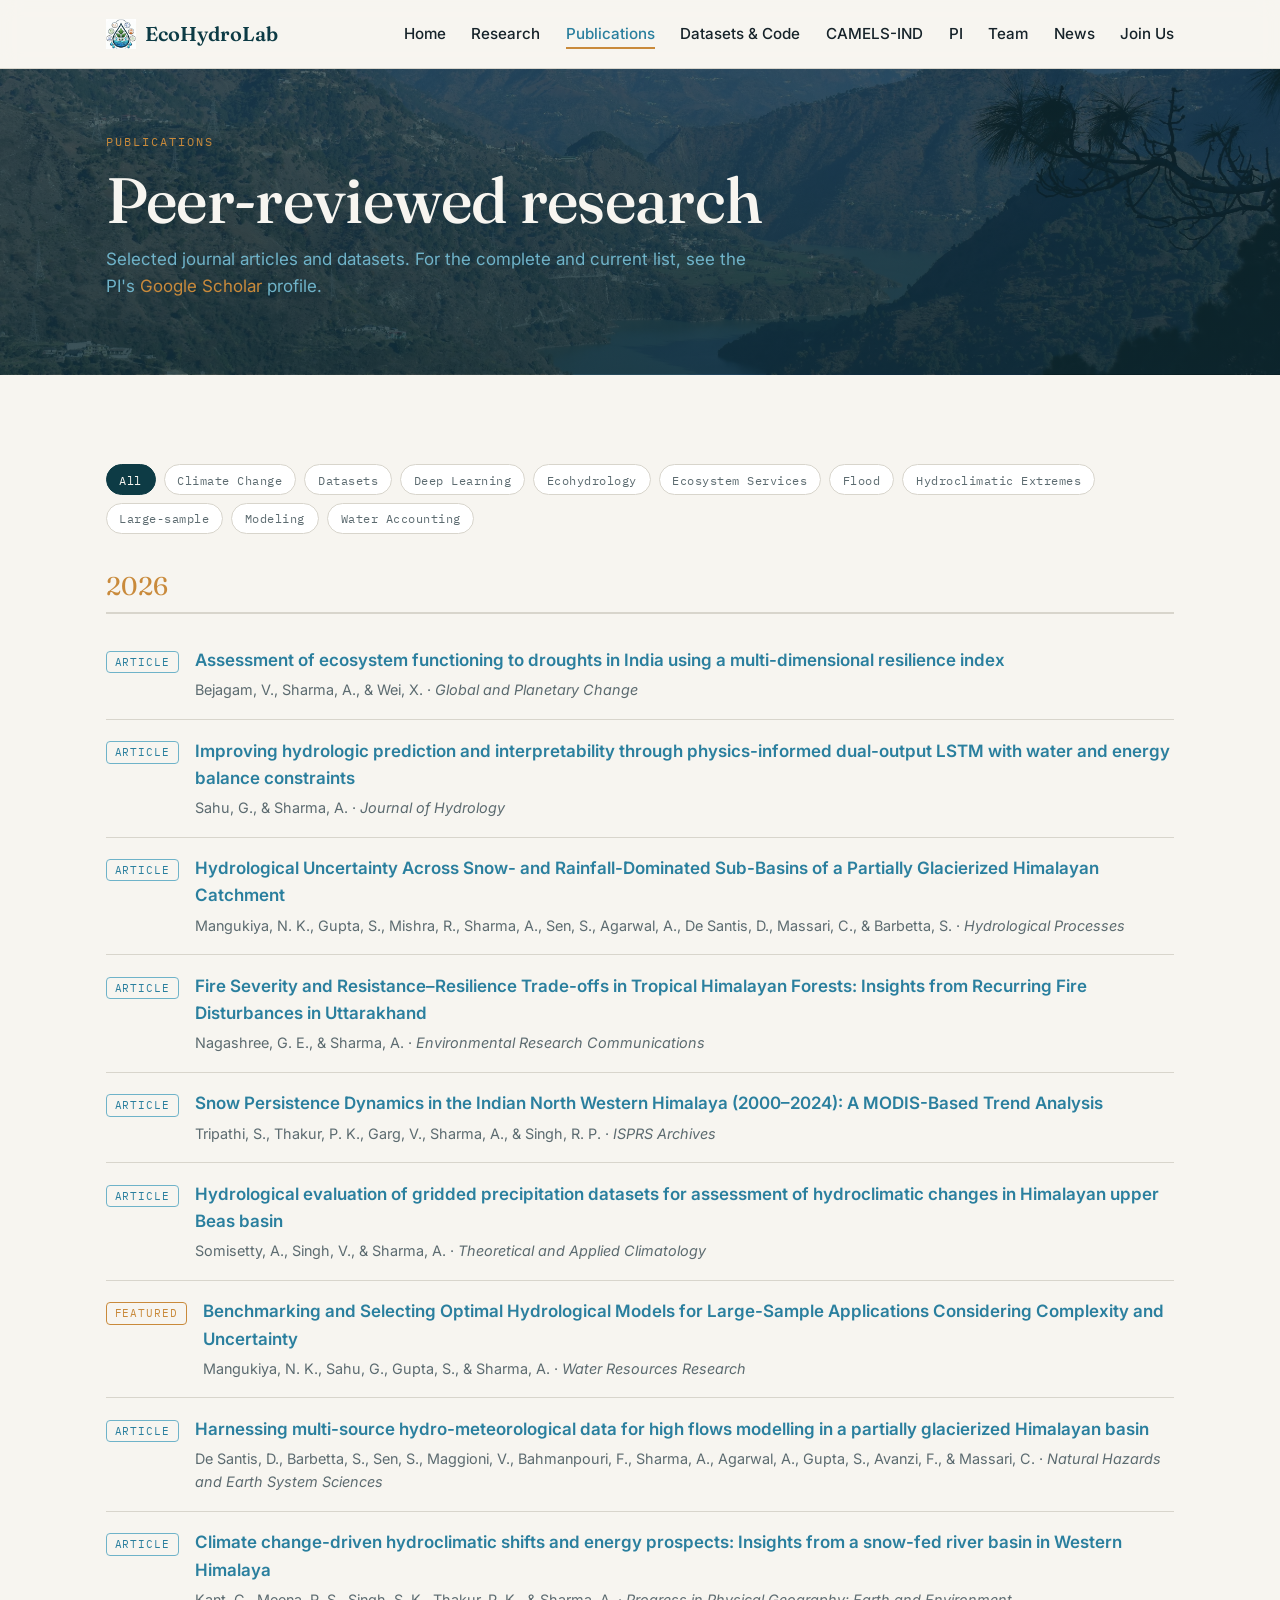
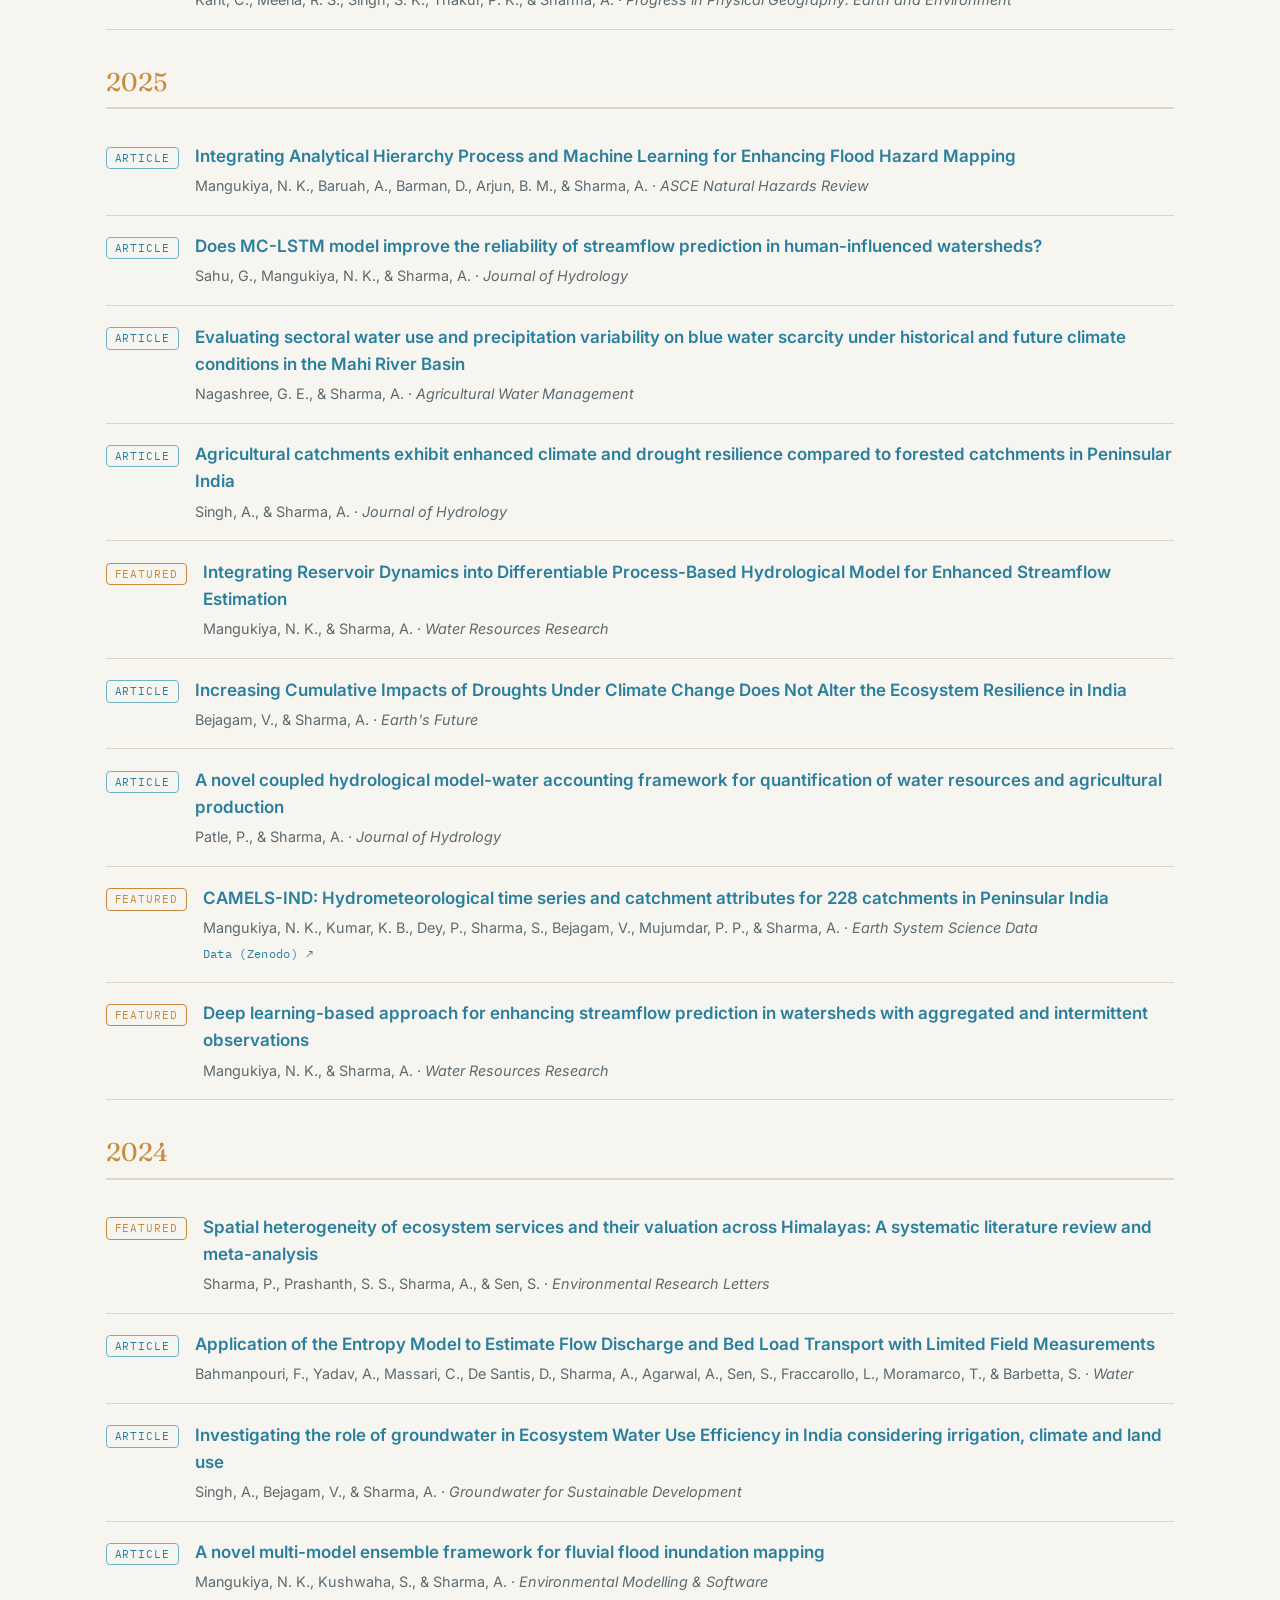
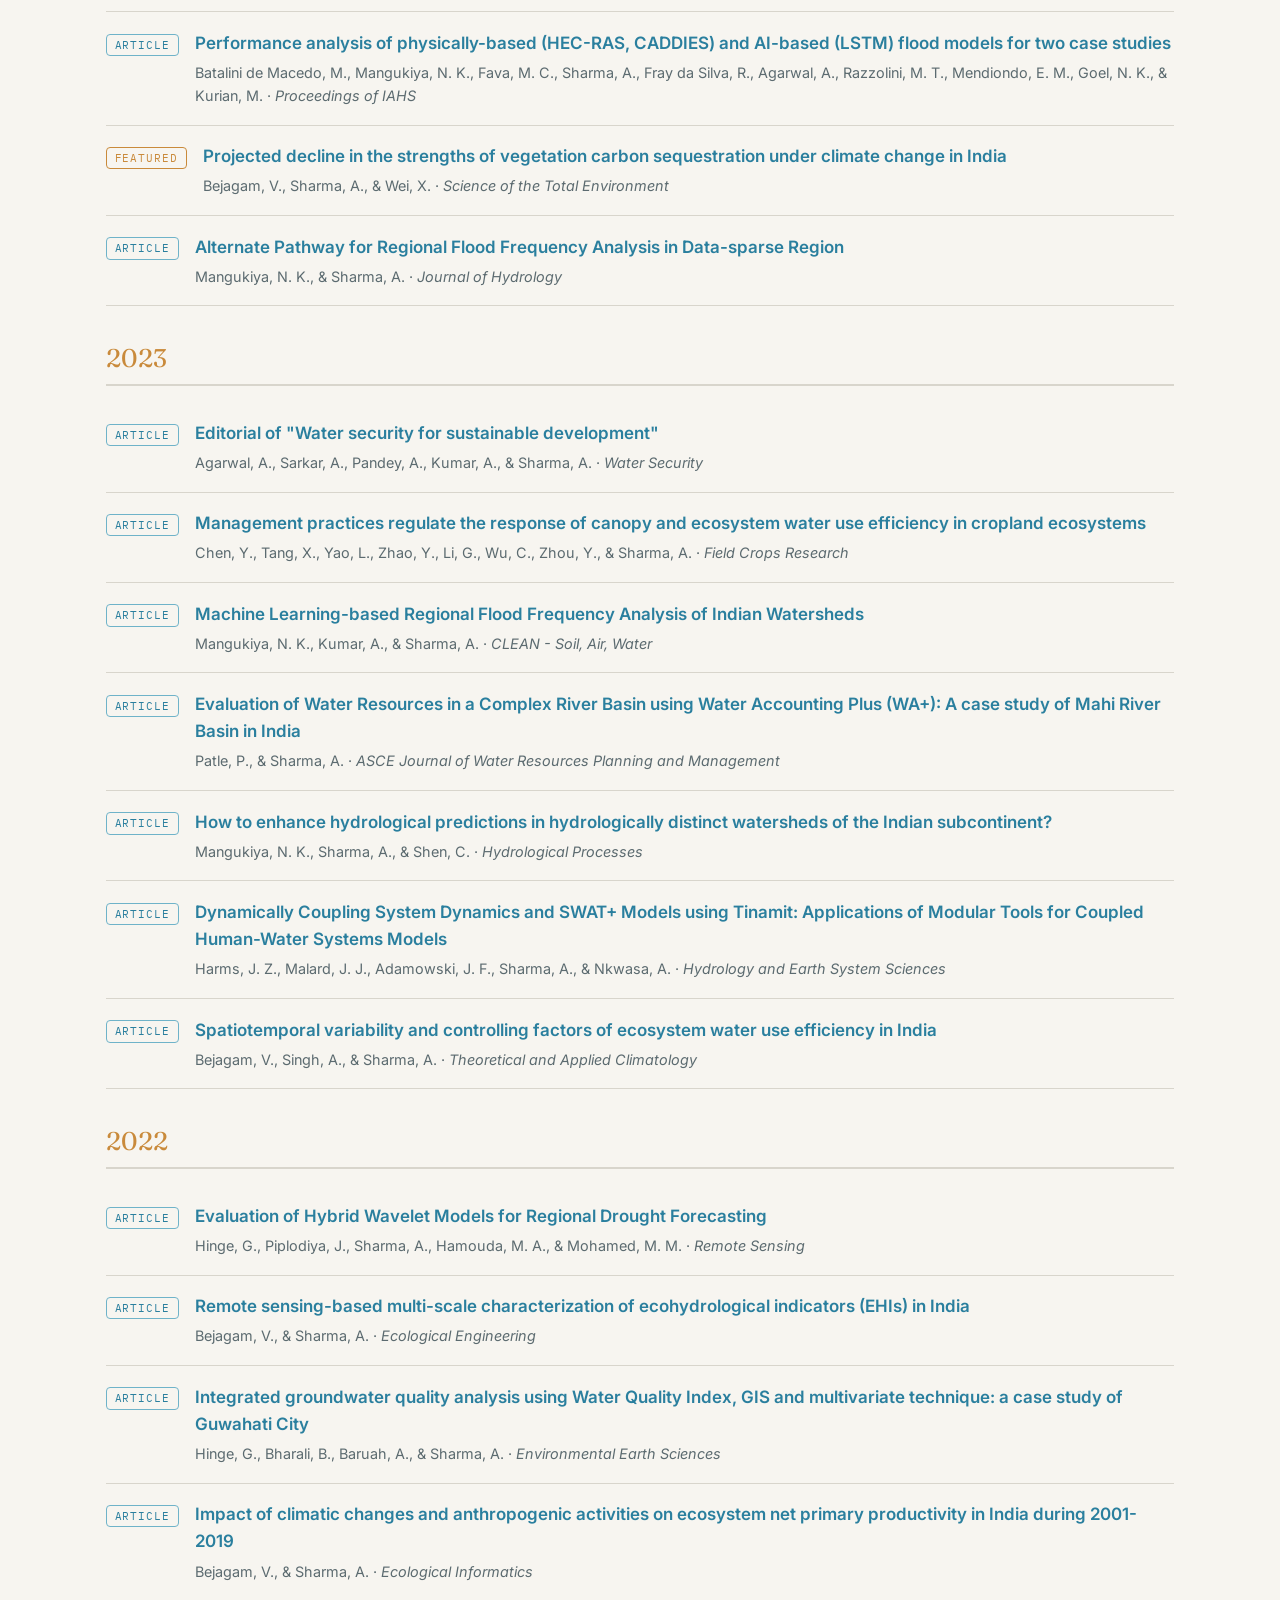
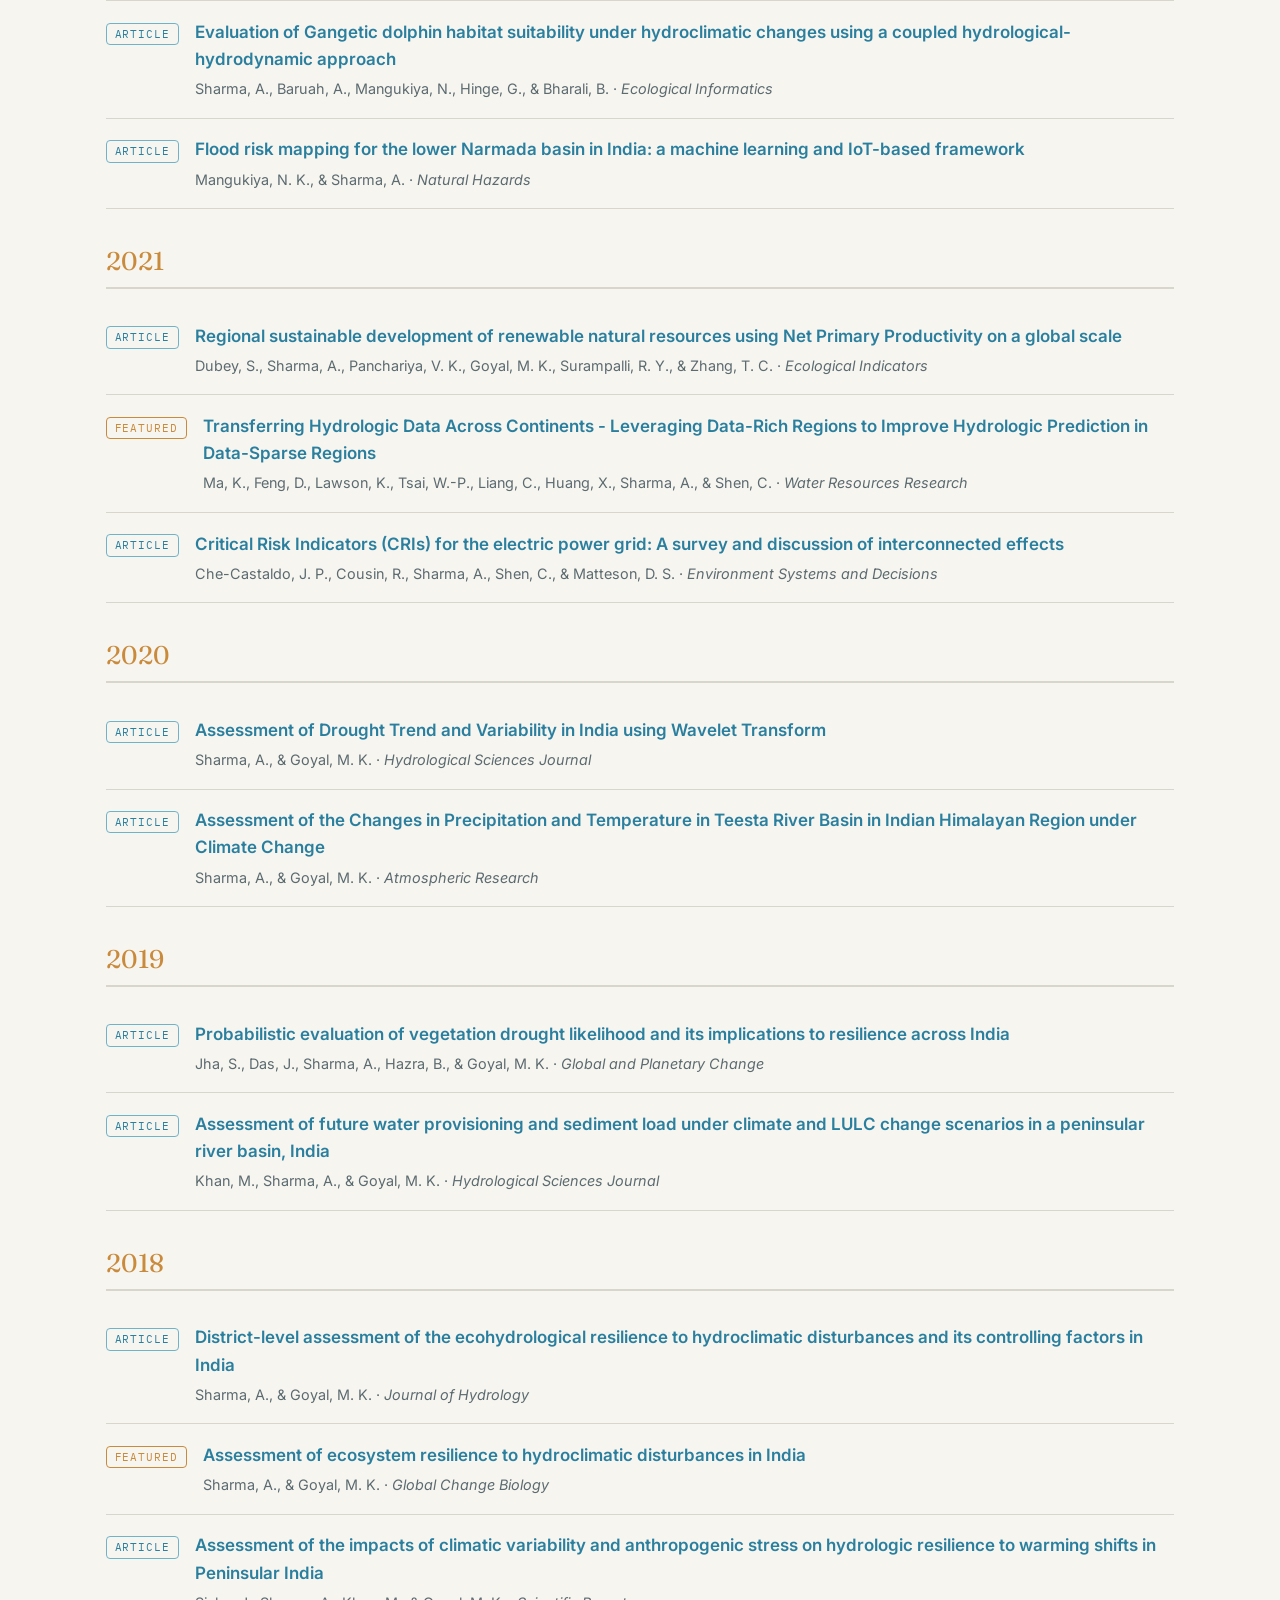
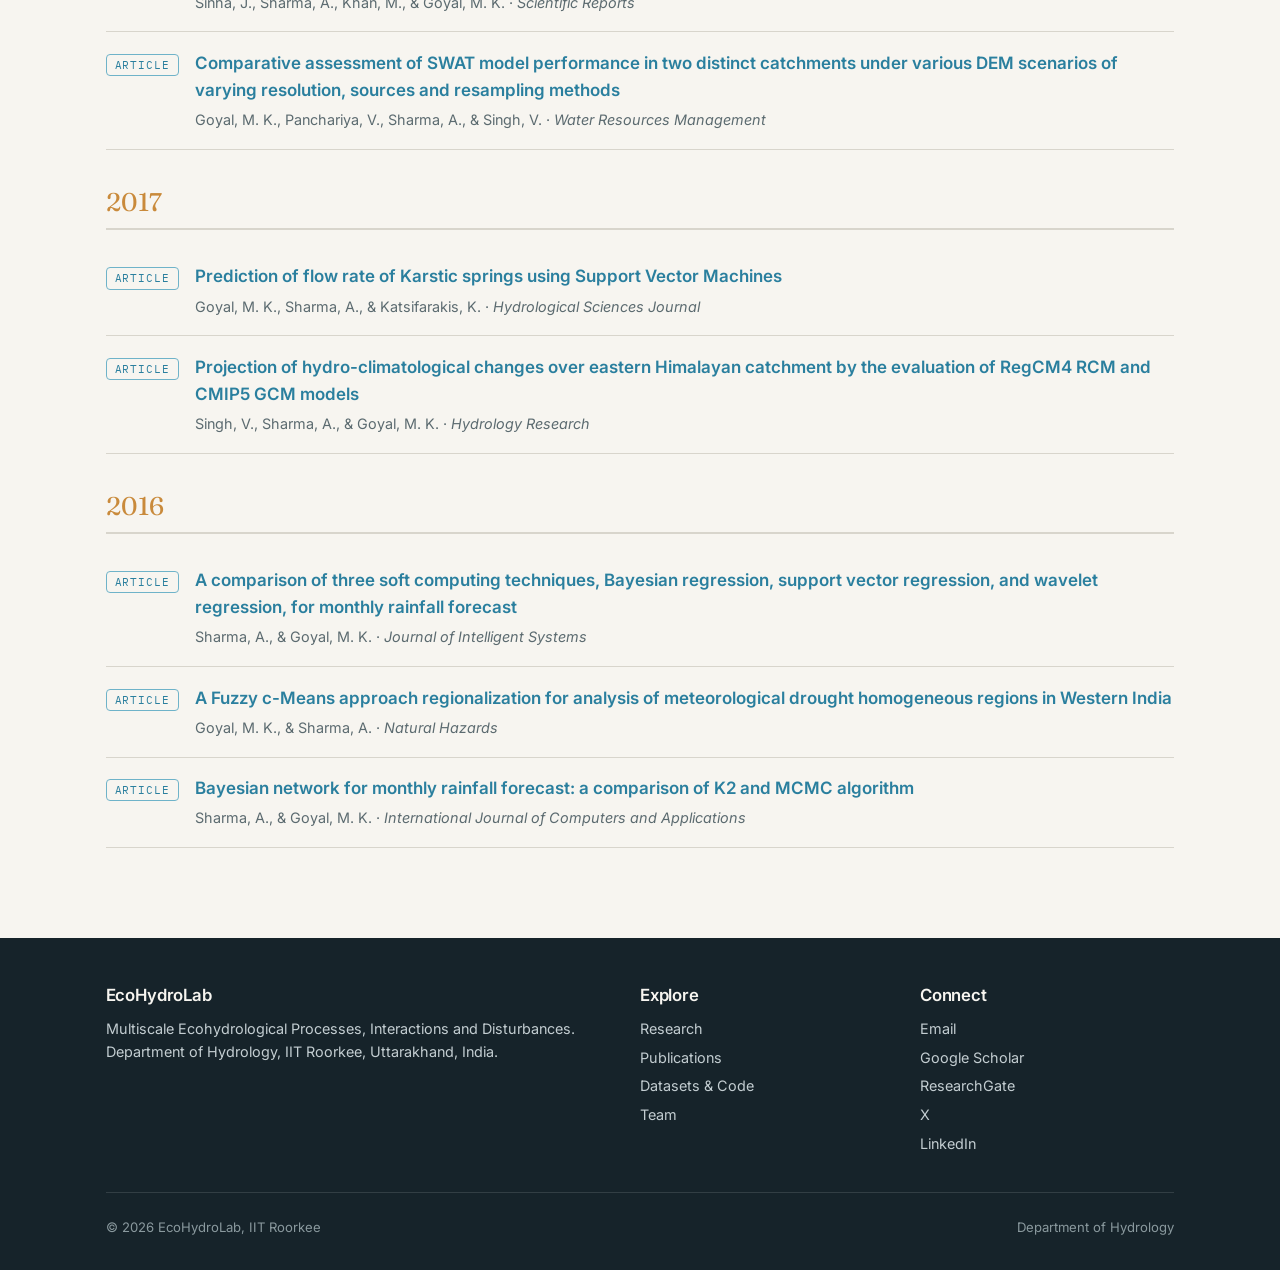
<file: publications.html>
<!DOCTYPE html>
<html lang="en">
<head>
<meta charset="UTF-8">
<meta name="viewport" content="width=device-width, initial-scale=1">
<title>Publications — EcoHydroLab</title>
<meta name="description" content="Peer-reviewed publications from EcoHydroLab, IIT Roorkee.">
<link rel="preconnect" href="https://fonts.googleapis.com">
<link rel="preconnect" href="https://fonts.gstatic.com" crossorigin>
<link href="https://fonts.googleapis.com/css2?family=Fraunces:opsz,wght@9..144,400;9..144,500;9..144,600&family=Inter:wght@400;500;600;700&family=IBM+Plex+Mono:wght@400;500&display=swap" rel="stylesheet">
<link rel="stylesheet" href="assets/css/style.css">
</head>
<body>
<header class="site-header">
  <nav class="nav wrap" aria-label="Primary">
    <a class="brand" href="index.html">
      <img class="mark" src="assets/img/logo-icon.png" alt="" width="30" height="30">
      EcoHydroLab
    </a>
    <button class="nav-toggle" aria-label="Toggle menu" aria-expanded="false"><span></span><span></span><span></span></button>
    <ul class="nav-links">
      <li><a href="index.html" >Home</a></li>
      <li><a href="research.html" >Research</a></li>
      <li><a href="publications.html" class="active">Publications</a></li>
      <li><a href="datasets.html" >Datasets &amp; Code</a></li>
      <li><a href="camels-ind.html" >CAMELS-IND</a></li>
      <li><a href="pi.html" >PI</a></li>
      <li><a href="team.html" >Team</a></li>
      <li><a href="news.html" >News</a></li>
      <li><a href="join.html" >Join Us</a></li>
    </ul>
  </nav>
</header>
<section class="page-hero">
  <div class="wrap">
    <span class="eyebrow">Publications</span>
    <h1>Peer-reviewed research</h1>
    <p>Selected journal articles and datasets. For the complete and current list, see the PI's <a href="https://scholar.google.co.in/citations?hl=en&user=15sE22kAAAAJ&view_op=list_works&sortby=pubdate" target="_blank" rel="noopener" style="color:var(--sediment)">Google Scholar</a> profile.</p>
  </div>
</section>

<section class="section">
  <div class="wrap">
    <div class="pub-controls" id="pub-filters" role="group" aria-label="Filter publications by topic"></div>
    <div id="pub-list"></div>
  </div>
</section>

<footer class="site-footer">
  <div class="wrap">
    <div class="footer-grid">
      <div>
        <h4>EcoHydroLab</h4>
        <p style="color:#c3cdd1">Multiscale Ecohydrological Processes, Interactions and Disturbances. Department of Hydrology, IIT Roorkee, Uttarakhand, India.</p>
      </div>
      <div>
        <h4>Explore</h4>
        <ul class="footer-links">
          <li><a href="research.html">Research</a></li>
          <li><a href="publications.html">Publications</a></li>
          <li><a href="datasets.html">Datasets &amp; Code</a></li>
          <li><a href="team.html">Team</a></li>
        </ul>
      </div>
      <div>
        <h4>Connect</h4>
        <ul class="footer-links">
          <li><a href="mailto:ashutosh.sharma@hy.iitr.ac.in">Email</a></li>
          <li><a href="https://scholar.google.com/citations?user=15sE22kAAAAJ&hl=en" target="_blank" rel="noopener">Google Scholar</a></li>
          <li><a href="https://www.researchgate.net/profile/Ashutosh-Sharma-42" target="_blank" rel="noopener">ResearchGate</a></li>
          <li><a href="https://x.com/AshutoshHydro" target="_blank" rel="noopener">X</a></li>
          <li><a href="https://www.linkedin.com/in/ashutoshhydro/" target="_blank" rel="noopener">LinkedIn</a></li>
        </ul>
      </div>
    </div>
    <div class="footer-bottom">
      <span>© <span id="year"></span> EcoHydroLab, IIT Roorkee</span>
      <span>Department of Hydrology</span>
    </div>
  </div>
</footer>
<script src="assets/js/main.js"></script>
<script>document.getElementById('year').textContent = new Date().getFullYear();</script>
<script>renderPublications('pub-list');</script>
</body>
</html>
</file>
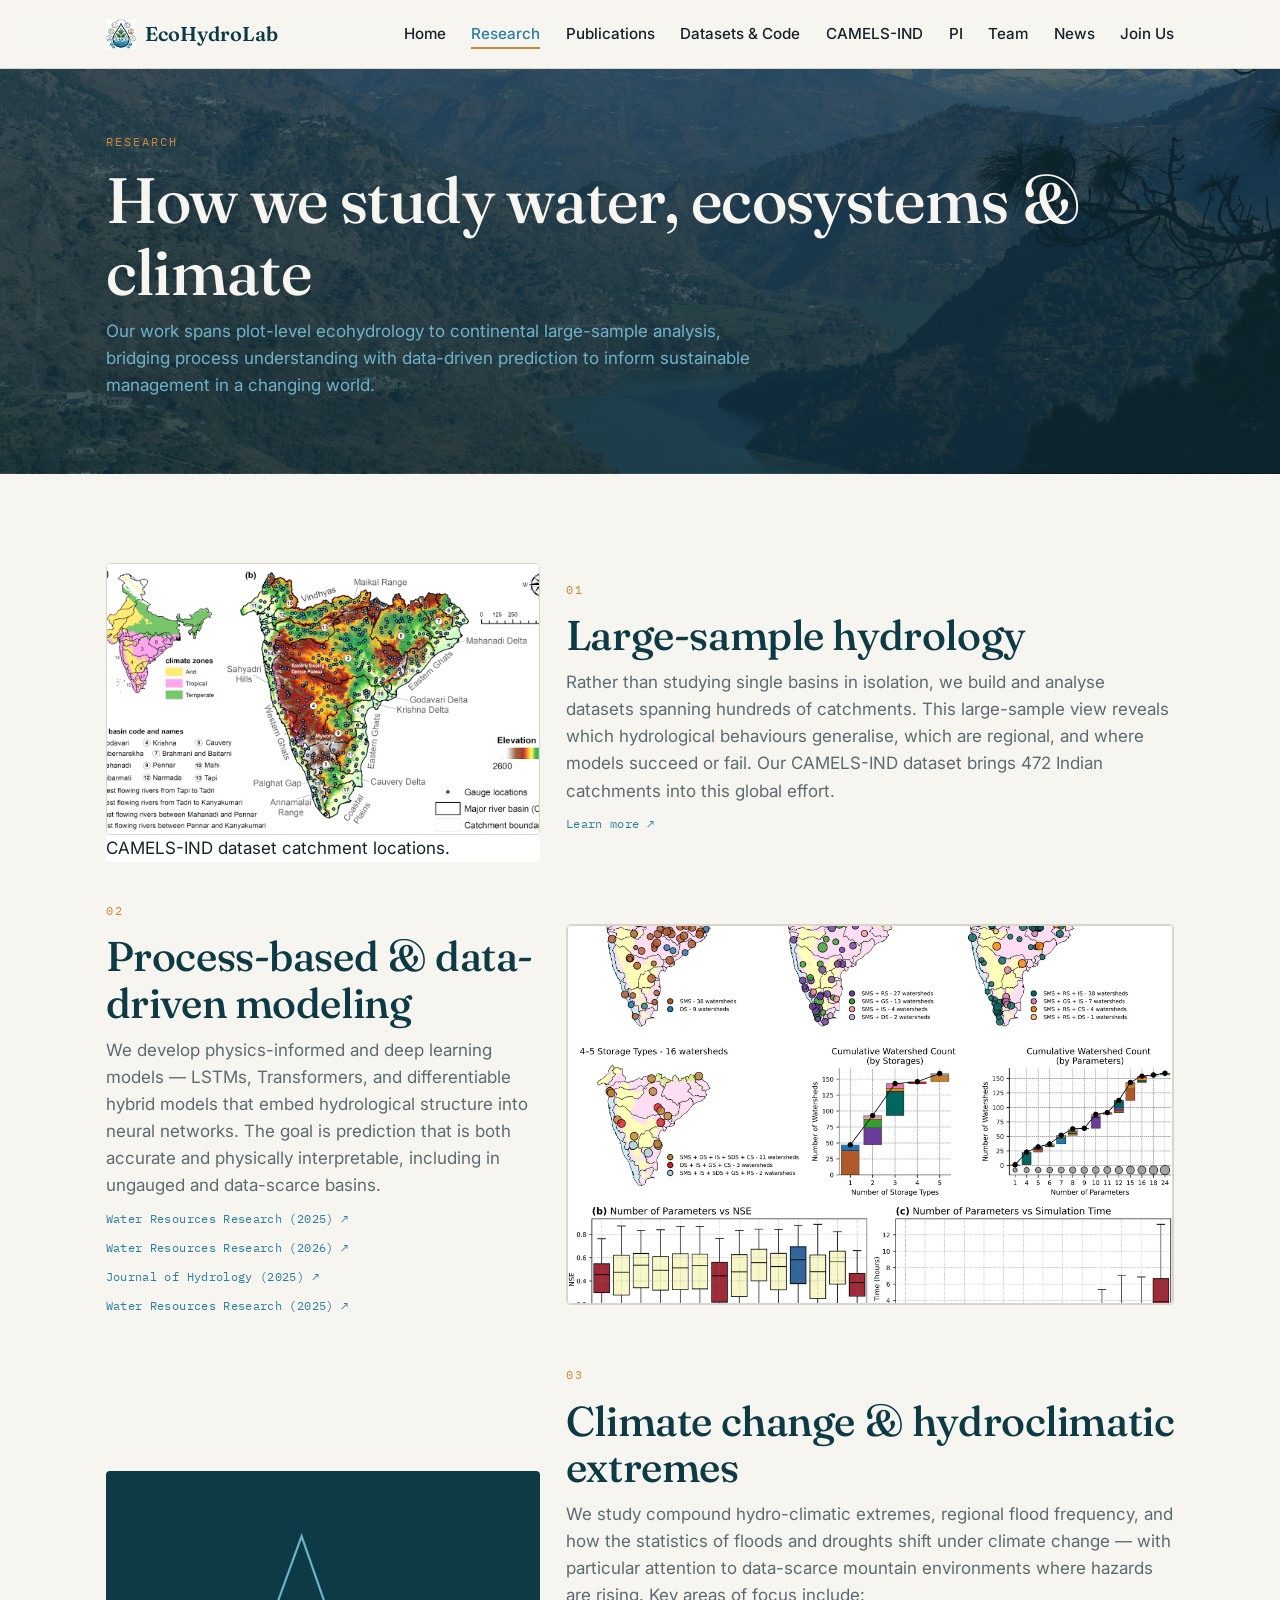
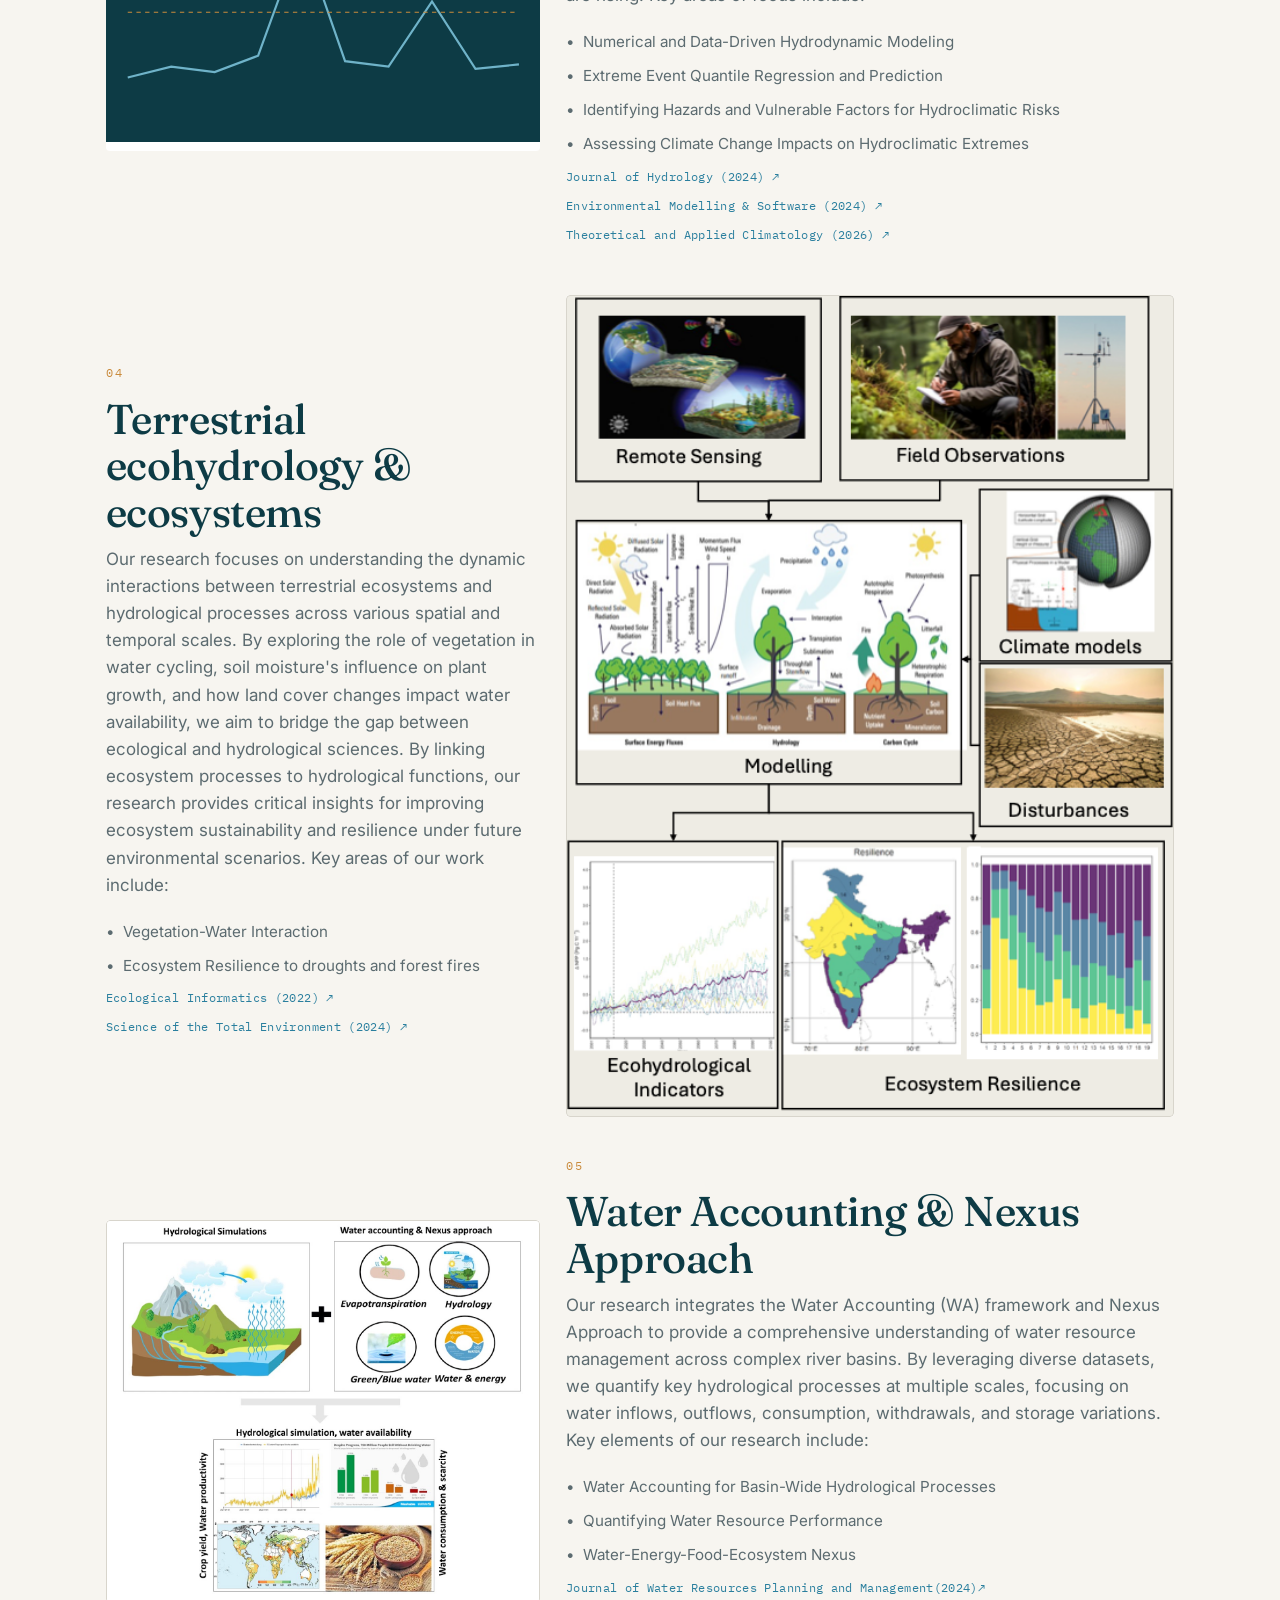
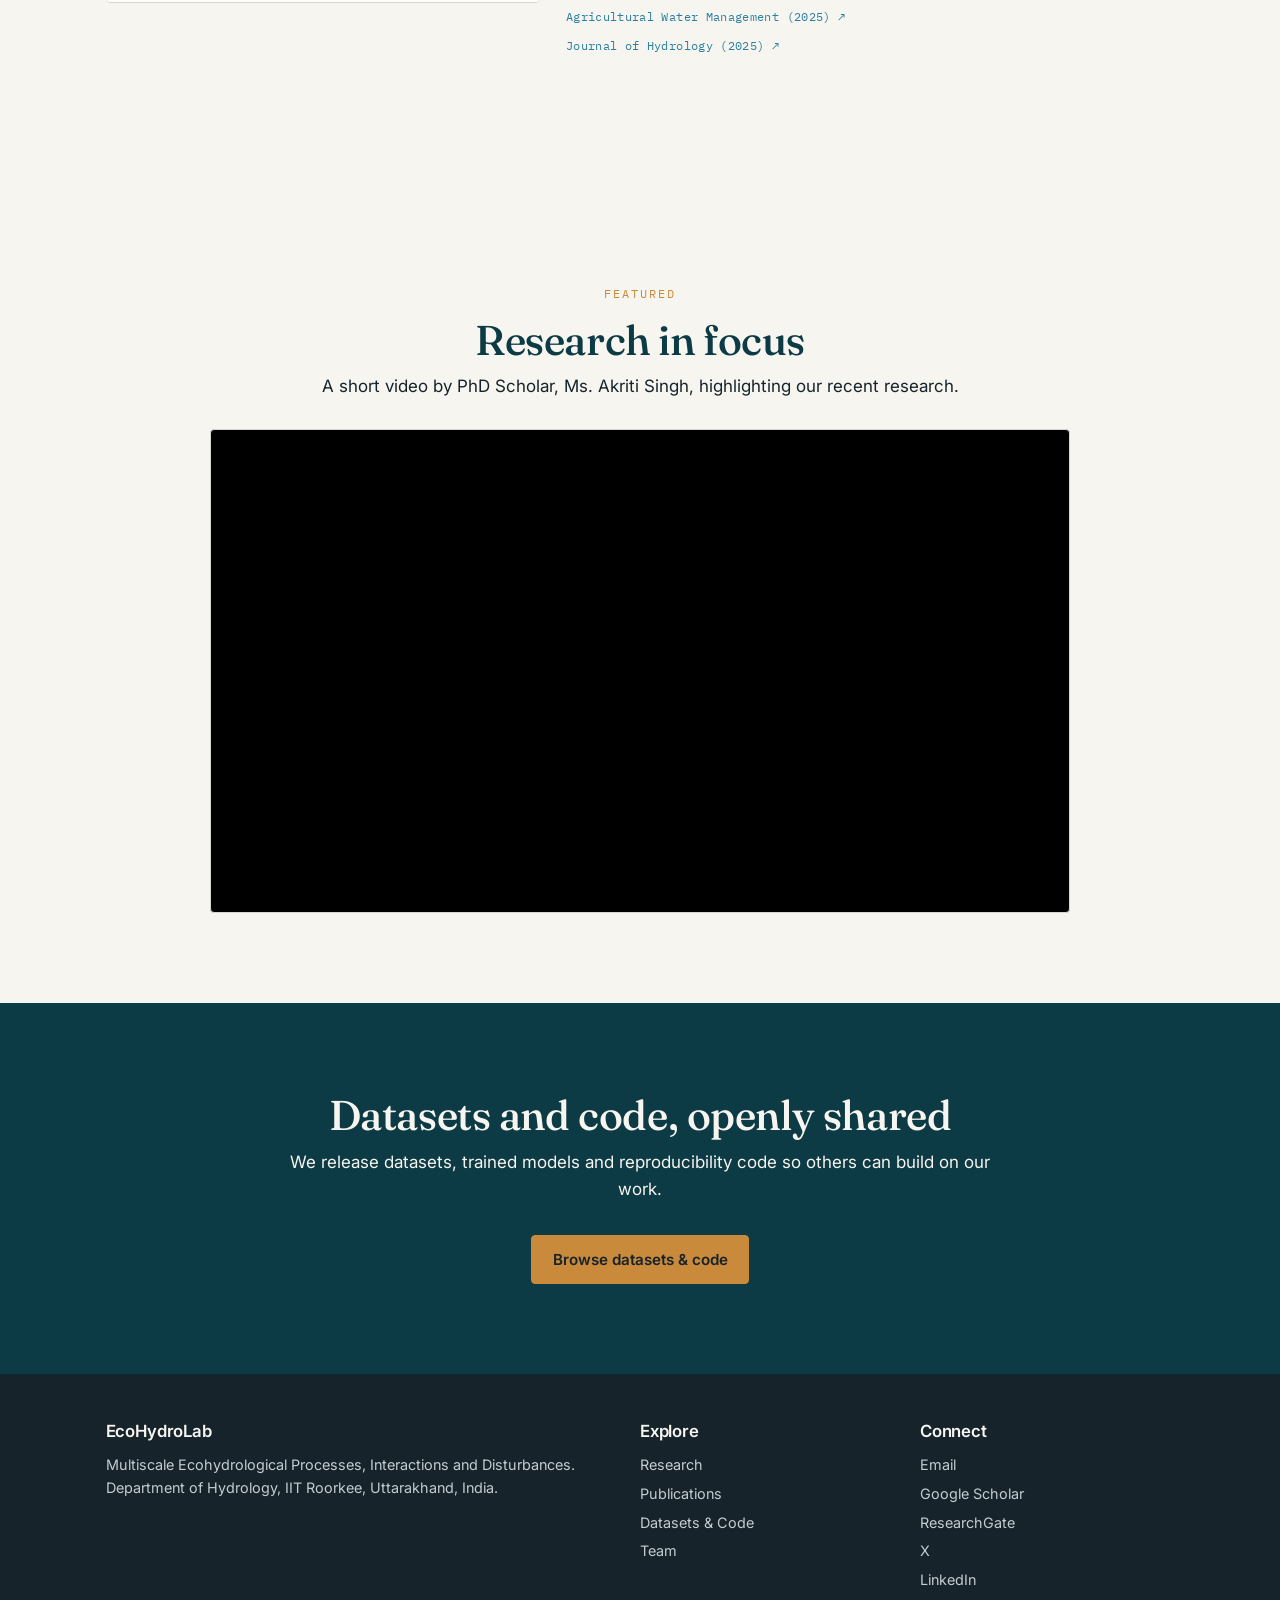
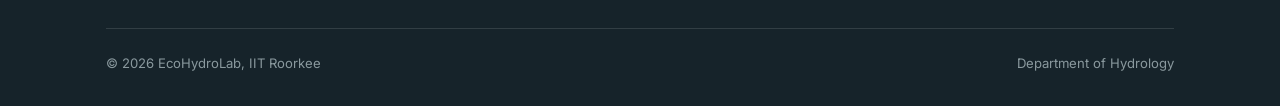
<file: research.html>
<!DOCTYPE html>
<html lang="en">
<head>
<meta charset="UTF-8">
<meta name="viewport" content="width=device-width, initial-scale=1">
<title>Research — EcoHydroLab</title>
<meta name="description" content="Research areas of EcoHydroLab: large-sample hydrology, deep learning models, hydroclimatic extremes and terrestrial ecohydrology.">
<link rel="preconnect" href="https://fonts.googleapis.com">
<link rel="preconnect" href="https://fonts.gstatic.com" crossorigin>
<link href="https://fonts.googleapis.com/css2?family=Fraunces:opsz,wght@9..144,400;9..144,500;9..144,600&family=Inter:wght@400;500;600;700&family=IBM+Plex+Mono:wght@400;500&display=swap" rel="stylesheet">
<link rel="stylesheet" href="assets/css/style.css">
</head>
<body>
<header class="site-header">
  <nav class="nav wrap" aria-label="Primary">
    <a class="brand" href="index.html">
      <img class="mark" src="assets/img/logo-icon.png" alt="" width="30" height="30">
      EcoHydroLab
    </a>
    <button class="nav-toggle" aria-label="Toggle menu" aria-expanded="false"><span></span><span></span><span></span></button>
    <ul class="nav-links">
      <li><a href="index.html" >Home</a></li>
      <li><a href="research.html" class="active">Research</a></li>
      <li><a href="publications.html" >Publications</a></li>
      <li><a href="datasets.html" >Datasets &amp; Code</a></li>
      <li><a href="camels-ind.html" >CAMELS-IND</a></li>
      <li><a href="pi.html" >PI</a></li>
      <li><a href="team.html" >Team</a></li>
      <li><a href="news.html" >News</a></li>
      <li><a href="join.html" >Join Us</a></li>
    </ul>
  </nav>
</header>

<section class="page-hero">
  <div class="wrap">
    <span class="eyebrow">Research</span>
    <h1>How we study water, ecosystems &amp; climate</h1>
    <p>Our work spans plot-level ecohydrology to continental large-sample analysis, bridging process understanding with data-driven prediction to inform sustainable management in a changing world.</p>
  </div>
</section>

<section class="section">
  <div class="wrap">
    <div class="highlight reveal">
      <div class="highlight-media">
      <div class="card" style="padding:0;overflow:hidden;border:0">
         <figure class="fig reveal">
      	<img src="assets/img/overview.jpg" alt="Overview schematic of the CAMELS-IND dataset showing catchment locations, meteorological forcing time series, and catchment attributes across Peninsular India" loading="lazy" style="border-radius:var(--radius);border:1px solid var(--line);width:100%;height:auto">
      	<figcaption>CAMELS-IND dataset catchment locations.</figcaption>
        </figure> 
      </div>
      </div>
      <div>
        <span class="eyebrow">01</span>
        <h2>Large-sample hydrology</h2>
        <p class="muted">Rather than studying single basins in isolation, we build and analyse datasets spanning hundreds of catchments. This large-sample view reveals which hydrological behaviours generalise, which are regional, and where models succeed or fail. Our CAMELS-IND dataset brings 472 Indian catchments into this global effort.</p>
        <p class="pub-links"><a href="large-sample-hydrology.html">Learn more ↗</a></p>
      </div>
    </div>

    <div class="highlight reveal">
      <div class="highlight-media">
      <div class="card" style="padding:0;overflow:hidden;border:1">
      <figure class="fig reveal">
      	<img src="assets/img/benchmarking.jpg" alt="" loading="lazy" style="border-radius:var(--radius);border:1px solid var(--line);width:100%;height:100%">
	    </figure>
      </div>
      </div>
      <div>
        <span class="eyebrow">02</span>
        <h2>Process-based &amp; data-driven modeling</h2>
        <p class="muted">We develop physics-informed and deep learning models — LSTMs, Transformers, and differentiable hybrid models that embed hydrological structure into neural networks. The goal is prediction that is both accurate and physically interpretable, including in ungauged and data-scarce basins.</p>
         <p class="pub-links"><a href="https://agupubs.onlinelibrary.wiley.com/doi/10.1029/2024WR037331" target="_blank" rel="noopener">Water Resources Research (2025) ↗</a></p>
	<p class="pub-links"><a href="https://agupubs.onlinelibrary.wiley.com/doi/10.1029/2026WR044753" target="_blank" rel="noopener">Water Resources Research (2026) ↗</a></p>
        <p class="pub-links"><a href="https://www.sciencedirect.com/science/article/pii/S0022169425020517" target="_blank" rel="noopener">Journal of Hydrology (2025) ↗</a></p>
       <p class="pub-links"><a href="https://agupubs.onlinelibrary.wiley.com/doi/10.1029/2025WR040268" target="_blank" rel="noopener">Water Resources Research (2025) ↗</a></p>
      </div>
    </div>

    <div class="highlight reveal">
      <div class="highlight-media"><div class="card" style="padding:0;overflow:hidden;border:0"><svg viewBox="0 0 400 250" xmlns="http://www.w3.org/2000/svg" role="img" aria-label="Extreme flood peak in a time series"><rect width="400" height="250" fill="#0d3b45"/><polyline points="20,190 60,180 100,185 140,170 180,60 220,175 260,180 300,120 340,182 380,178" fill="none" stroke="#6fb3c9" stroke-width="2"/><line x1="20" y1="130" x2="380" y2="130" stroke="#c98a3b" stroke-width="1" stroke-dasharray="4 4"/></svg></div></div>
      <div>
        <span class="eyebrow">03</span>
        <h2>Climate change &amp; hydroclimatic extremes</h2>
        <p class="muted">We study compound hydro-climatic extremes, regional flood frequency, and how the statistics of floods and droughts shift under climate change — with particular attention to data-scarce mountain environments where hazards are rising. Key areas of focus include:</p>
        <ul class="plain-list plain-list--muted">
          <li>Numerical and Data-Driven Hydrodynamic Modeling</li>
          <li>Extreme Event Quantile Regression and Prediction</li>
          <li>Identifying Hazards and Vulnerable Factors for Hydroclimatic Risks</li>
          <li>Assessing Climate Change Impacts on Hydroclimatic Extremes</li>
        </ul>
        <p class="pub-links"><a href="https://doi.org/10.1016/j.jhydrol.2024.130635" target="_blank" rel="noopener">Journal of Hydrology (2024) ↗</a></p>
        <p class="pub-links"><a href="https://doi.org/10.1016/j.envsoft.2024.106163" target="_blank" rel="noopener">Environmental Modelling &amp; Software (2024) ↗</a></p>
        <p class="pub-links"><a href="https://doi.org/10.1007/s00704-026-06457-8" target="_blank" rel="noopener">Theoretical and Applied Climatology (2026) ↗</a></p>
      </div>
    </div>

    <div class="highlight reveal">
        <div class="highlight-media">
            <div class="card" style="padding:0;overflow:hidden;border:0">
                <figure class="fig reveal">
                <img src="assets/img/terrestrial_ecohydrology.png" alt="" loading="lazy" style="border-radius:var(--radius);border:1px solid var(--line);width:100%;height:auto;aspect-ratio:auto;object-fit:contain">
                </figure>
            </div>
        </div>
        <div>
            <span class="eyebrow">04</span>
            <h2>Terrestrial ecohydrology &amp; ecosystems</h2>
            <p class="muted">Our research focuses on understanding the dynamic interactions between terrestrial ecosystems and hydrological processes across various spatial and temporal scales. By exploring the role of vegetation in water cycling, soil moisture's influence on plant growth, and how land cover changes impact water availability, we aim to bridge the gap between ecological and hydrological sciences. By linking ecosystem processes to hydrological functions, our research provides critical insights for improving ecosystem sustainability and resilience under future environmental scenarios. Key areas of our work include:</p>
            <ul class="plain-list plain-list--muted">
              <li>Vegetation-Water Interaction</li>
              <li>Ecosystem Resilience to droughts and forest fires</li>
            </ul>
            <p class="pub-links"><a href="https://doi.org/10.1016/j.ecoinf.2022.101732" target="_blank" rel="noopener">Ecological Informatics (2022) ↗</a></p>
            <p class="pub-links"><a href="https://doi.org/10.1016/j.scitotenv.2024.170166" target="_blank" rel="noopener">Science of the Total Environment (2024) ↗</a></p>
        </div>
    </div>

  <div class="highlight reveal">
      <div class="highlight-media">
      <div class="card" style="padding:0;overflow:hidden;border:0">
      <figure class="fig reveal">
      	<img src="assets/img/wa_nexus.jpg" alt="Water Accounting and Nexus Approach schematic" loading="lazy" style="border-radius:var(--radius);border:1px solid var(--line);width:100%;height:auto;aspect-ratio:auto;object-fit:contain">
      </figure>
      </div>
      </div>

      <div>
        <span class="eyebrow">05</span>
        <h2>Water Accounting &amp;  Nexus Approach</h2>
        <p class="muted">Our research integrates the Water Accounting (WA) framework and Nexus Approach to provide a comprehensive understanding of water resource management across complex river basins. By leveraging diverse datasets, we quantify key hydrological processes at multiple scales, focusing on water inflows, outflows, consumption, withdrawals, and storage variations. Key elements of our research include:</p>
        <ul class="plain-list plain-list--muted">
          <li>Water Accounting for Basin-Wide Hydrological Processes</li>
          <li>Quantifying Water Resource Performance</li>
          <li>Water-Energy-Food-Ecosystem Nexus</li>
        </ul>
        <p class="pub-links"><a href="https://doi.org/10.1061/JWRMD5.WRENG-6125" target="_blank" rel="noopener"> Journal of Water Resources Planning and Management(2024)↗</a></p>
        <p class="pub-links"><a href="https://doi.org/10.1016/j.agwat.2025.110006" target="_blank" rel="noopener">Agricultural Water Management (2025) ↗</a></p>
        <p class="pub-links"><a href="https://doi.org/10.1016/j.jhydrol.2025.133676" target="_blank" rel="noopener">Journal of Hydrology (2025) ↗</a></p>
      </div>
    
    </div>
  </div>
  
</section>



<section class="section">
  <div class="wrap center reveal">
    <span class="eyebrow">Featured</span>
    <h2>Research in focus</h2>
    <p style="margin-inline:auto">A short video by PhD Scholar, Ms. Akriti Singh, highlighting our recent research.</p>
    <div class="video-embed">
      <iframe src="https://www.youtube-nocookie.com/embed/l1dT8iSKRqA" title="EcoHydroLab research video" loading="lazy" allow="accelerometer; autoplay; clipboard-write; encrypted-media; gyroscope; picture-in-picture; web-share" allowfullscreen referrerpolicy="strict-origin-when-cross-origin"></iframe>
    </div>
  </div>
</section>

<section class="section section--dark">
  <div class="wrap center reveal">
    <h2>Datasets and code, openly shared</h2>
    <p style="margin-inline:auto">We release datasets, trained models and reproducibility code so others can build on our work.</p>
    <div class="center mt-2"><a class="btn" href="datasets.html" style="background:var(--sediment);border-color:var(--sediment);color:var(--ink)">Browse datasets &amp; code</a></div>
  </div>
</section>
<footer class="site-footer">
  <div class="wrap">
    <div class="footer-grid">
      <div>
        <h4>EcoHydroLab</h4>
        <p style="color:#c3cdd1">Multiscale Ecohydrological Processes, Interactions and Disturbances. Department of Hydrology, IIT Roorkee, Uttarakhand, India.</p>
      </div>
      <div>
        <h4>Explore</h4>
        <ul class="footer-links">
          <li><a href="research.html">Research</a></li>
          <li><a href="publications.html">Publications</a></li>
          <li><a href="datasets.html">Datasets &amp; Code</a></li>
          <li><a href="team.html">Team</a></li>
        </ul>
      </div>
      <div>
        <h4>Connect</h4>
        <ul class="footer-links">
          <li><a href="mailto:ashutosh.sharma@hy.iitr.ac.in">Email</a></li>
          <li><a href="https://scholar.google.com/citations?user=15sE22kAAAAJ&hl=en" target="_blank" rel="noopener">Google Scholar</a></li>
          <li><a href="https://www.researchgate.net/profile/Ashutosh-Sharma-42" target="_blank" rel="noopener">ResearchGate</a></li>
          <li><a href="https://x.com/AshutoshHydro" target="_blank" rel="noopener">X</a></li>
          <li><a href="https://www.linkedin.com/in/ashutoshhydro/" target="_blank" rel="noopener">LinkedIn</a></li>
        </ul>
      </div>
    </div>
    <div class="footer-bottom">
      <span>© <span id="year"></span> EcoHydroLab, IIT Roorkee</span>
      <span>Department of Hydrology</span>
    </div>
  </div>
</footer>
<script src="assets/js/main.js"></script>
<script>document.getElementById('year').textContent = new Date().getFullYear();</script>
</body>
</html>
</file>
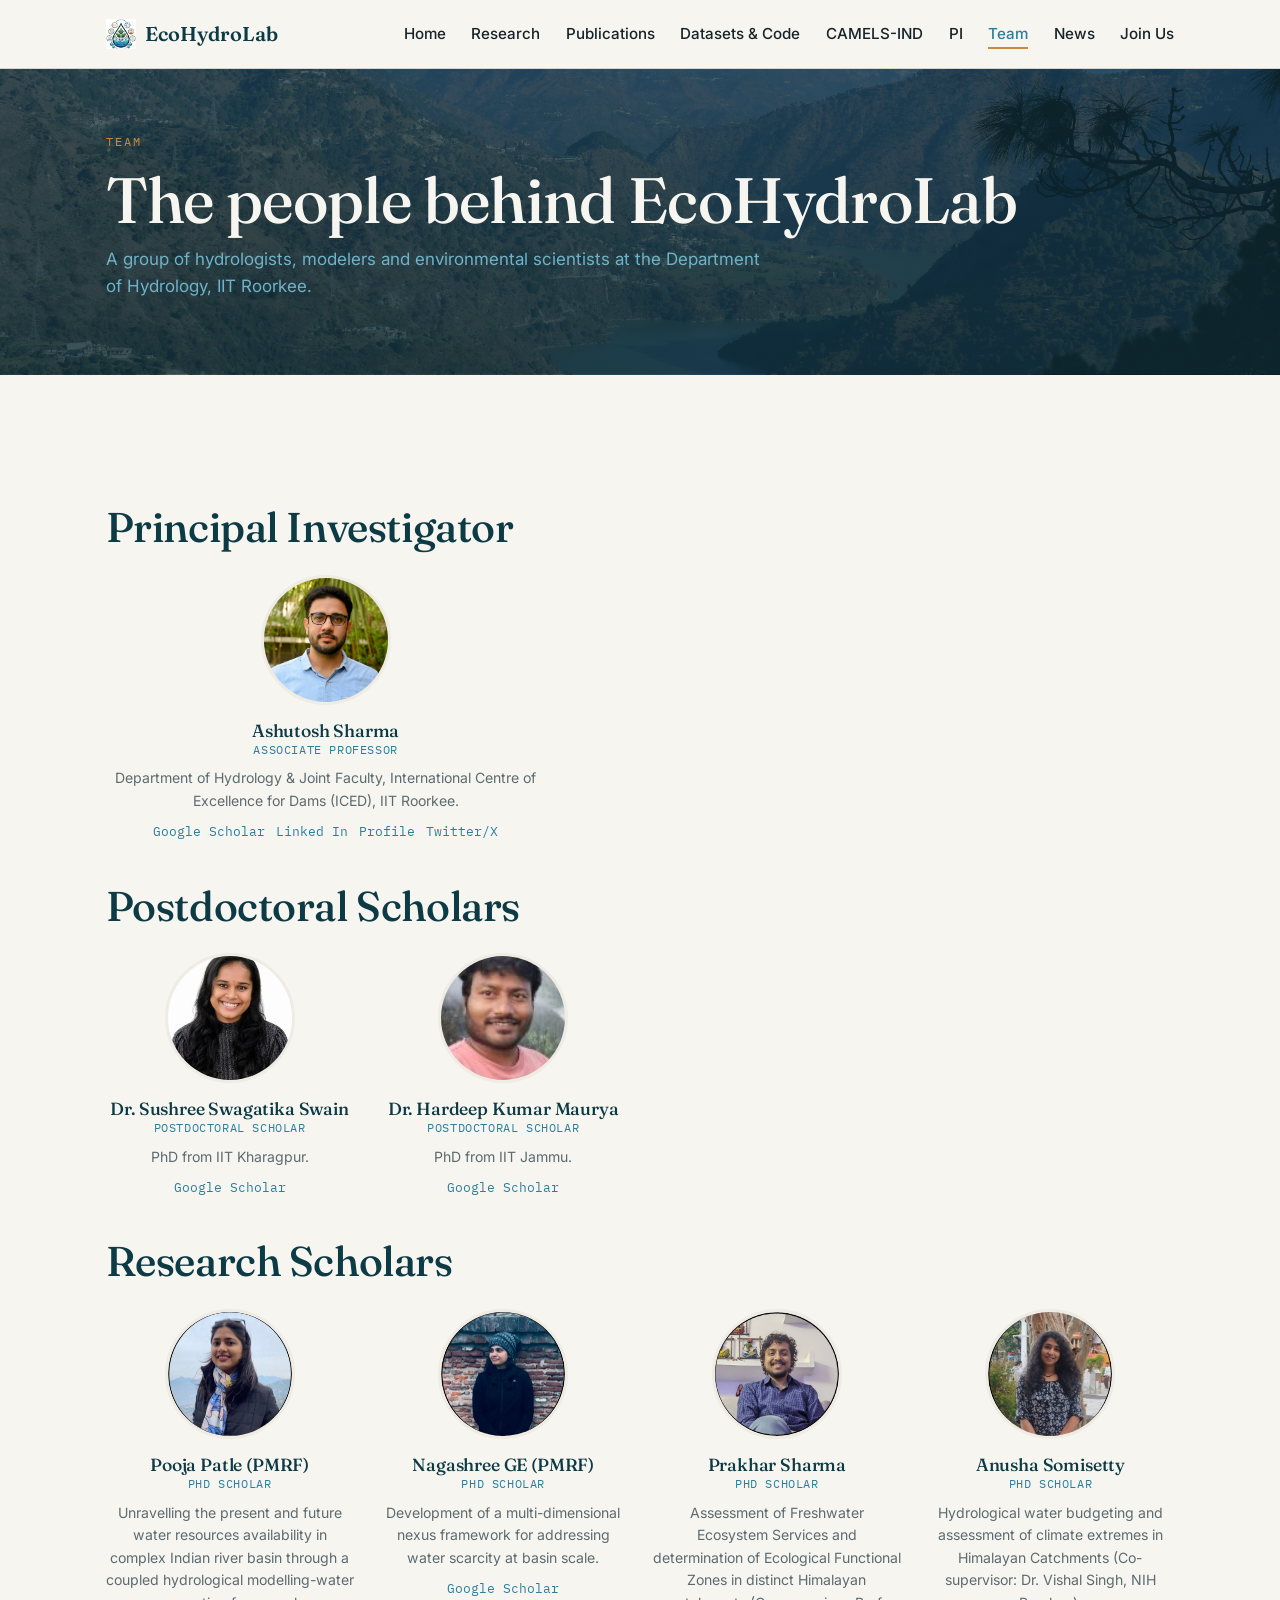
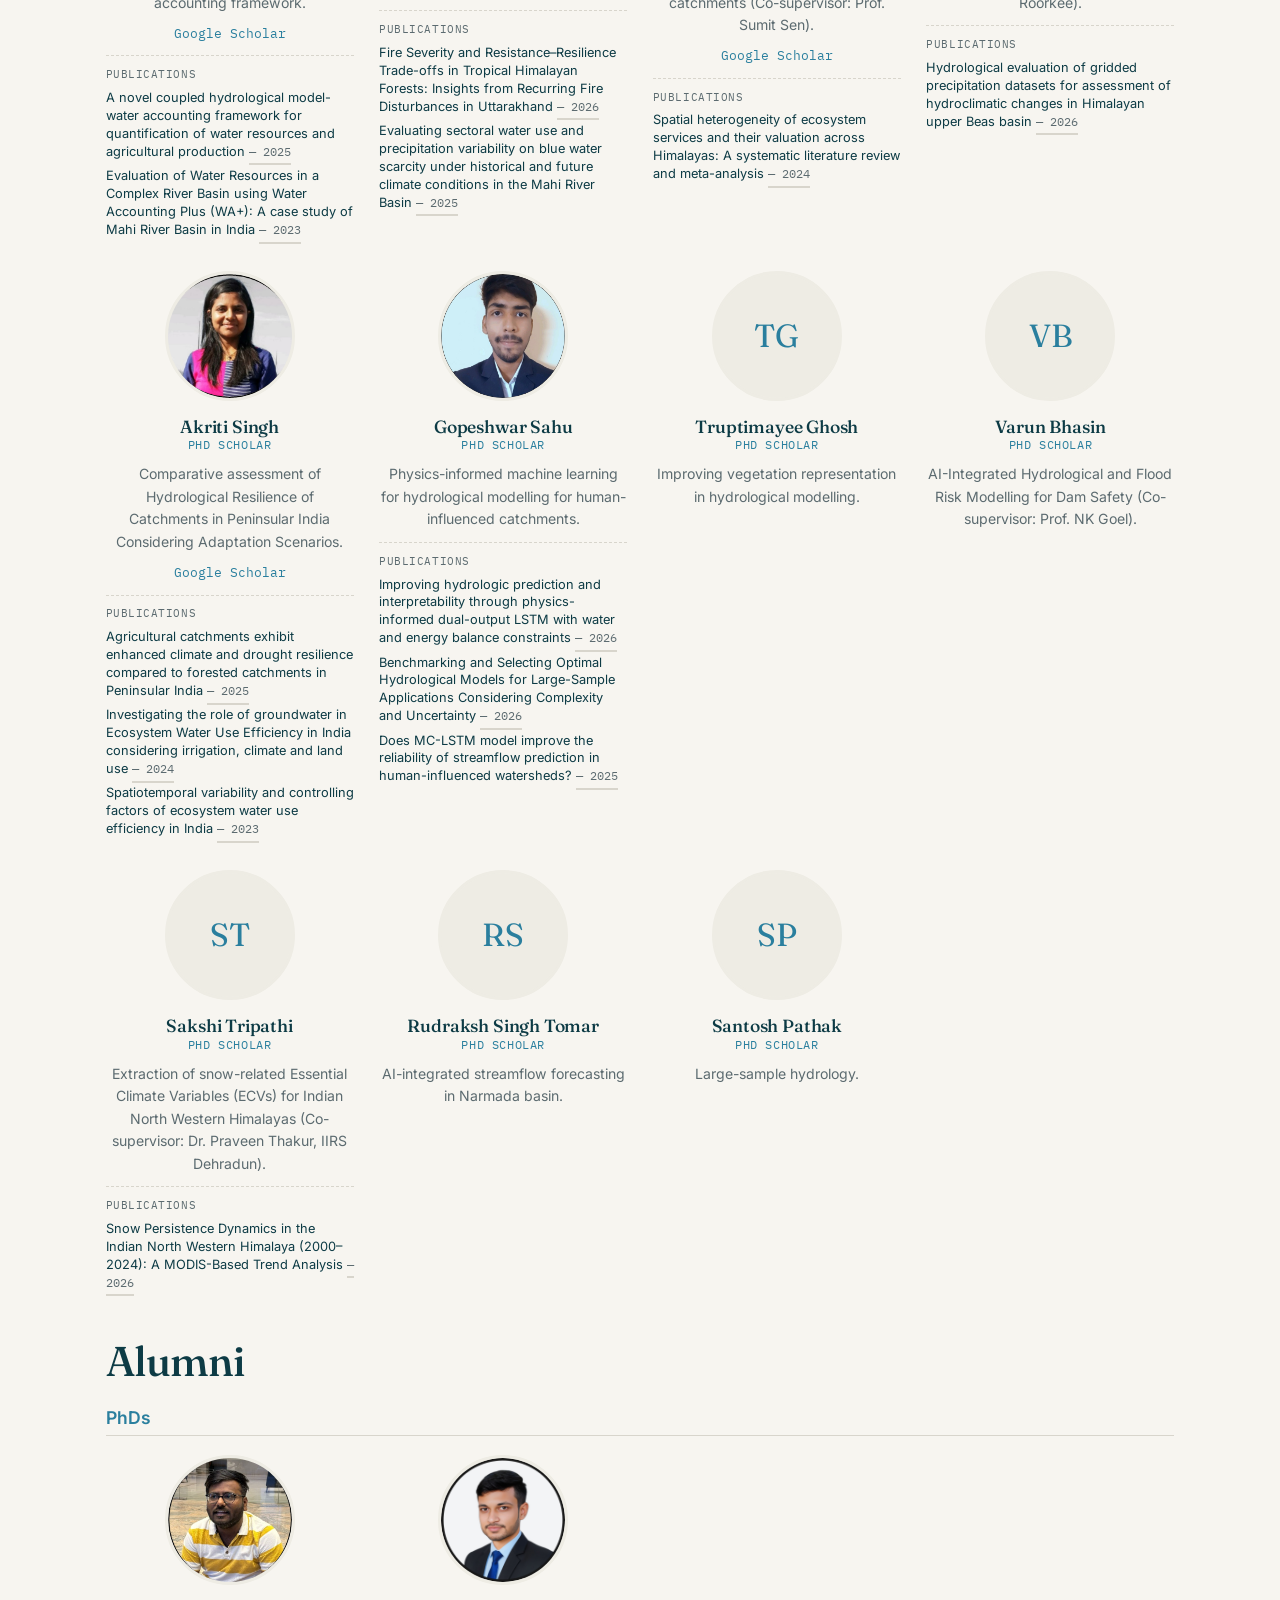
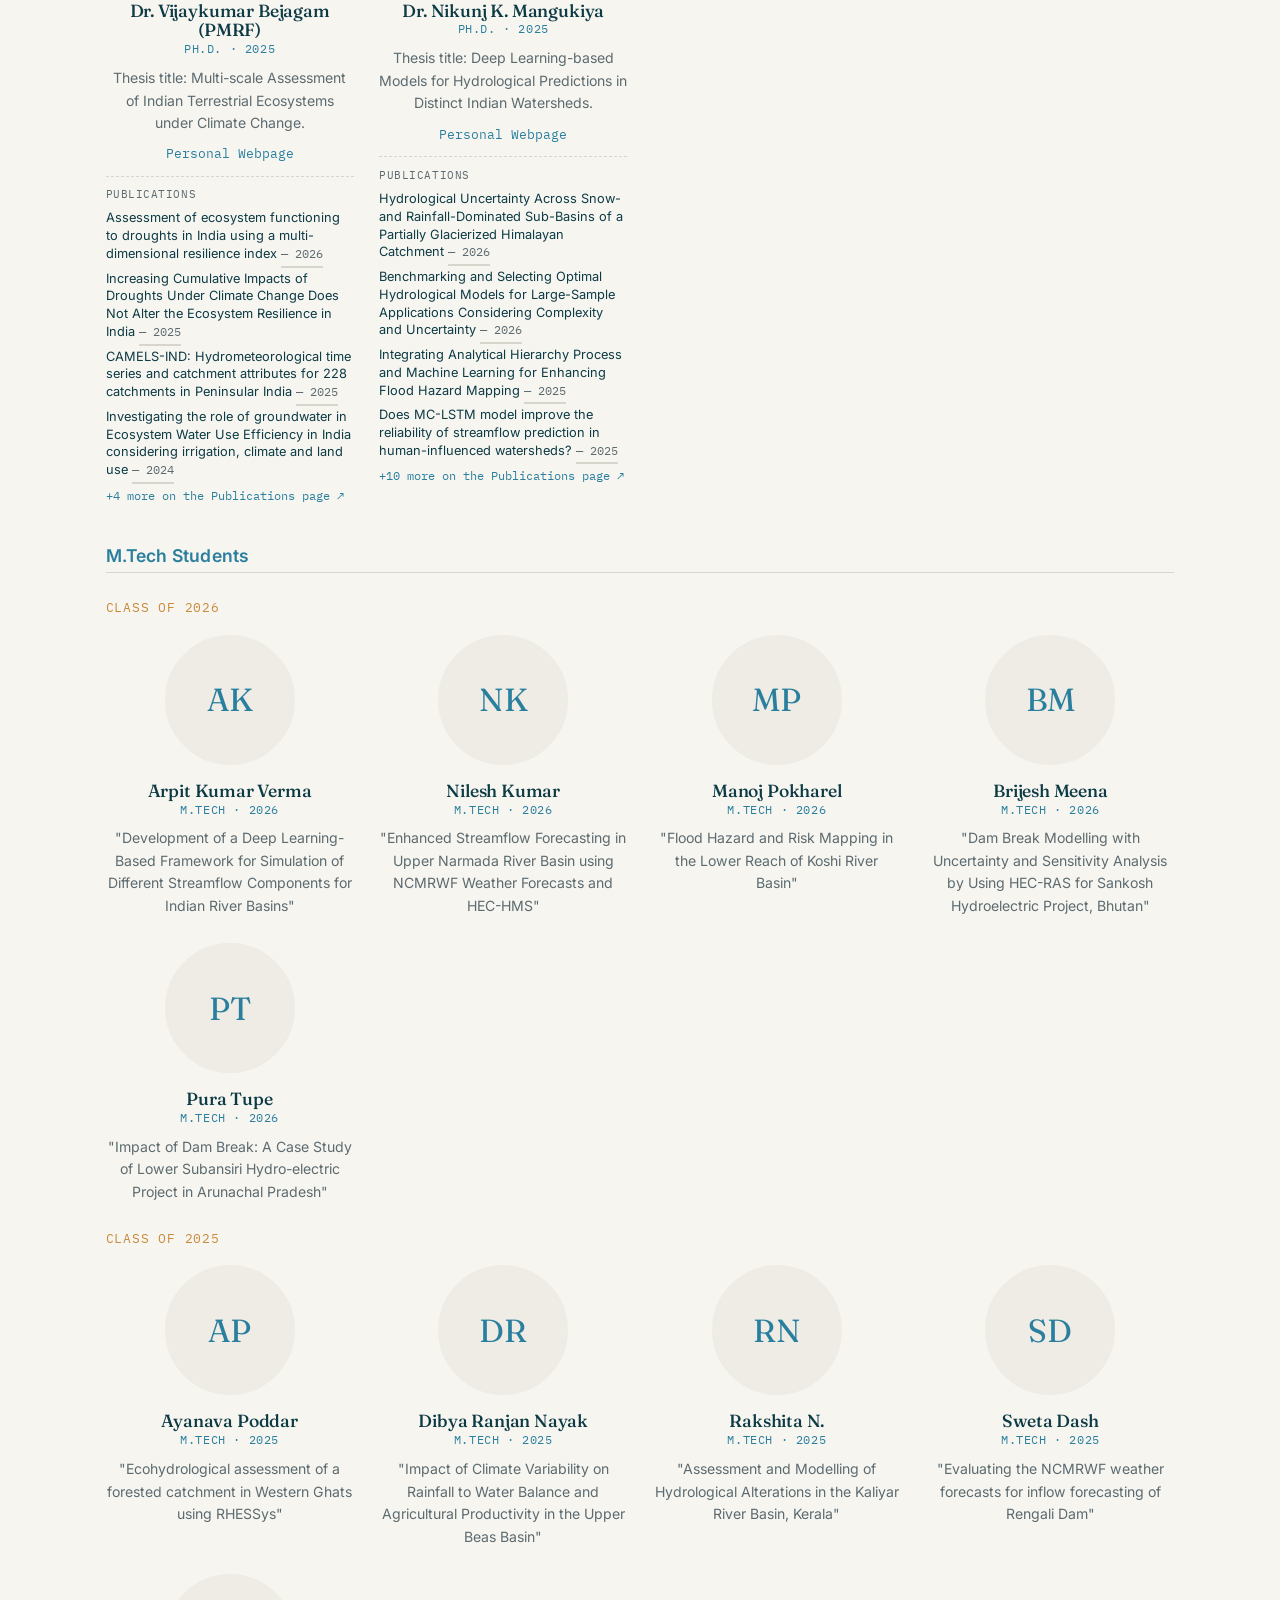
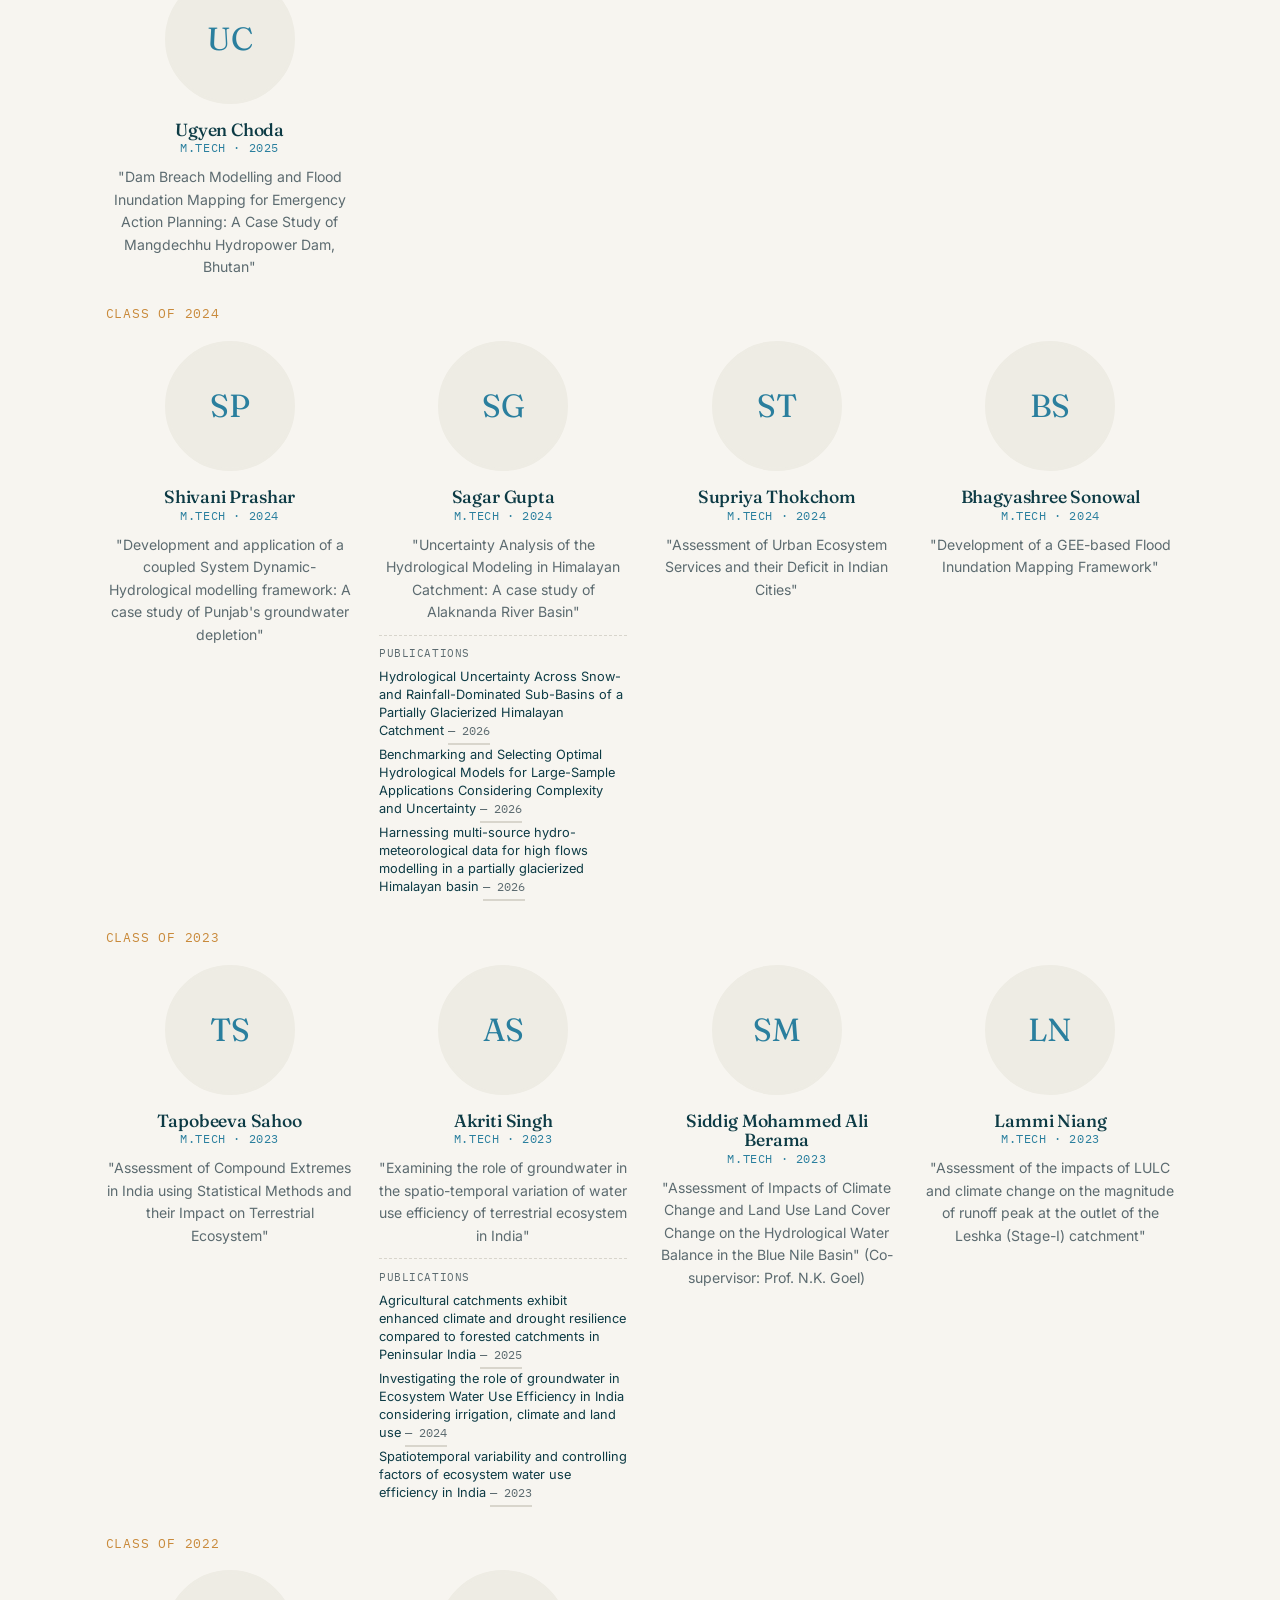
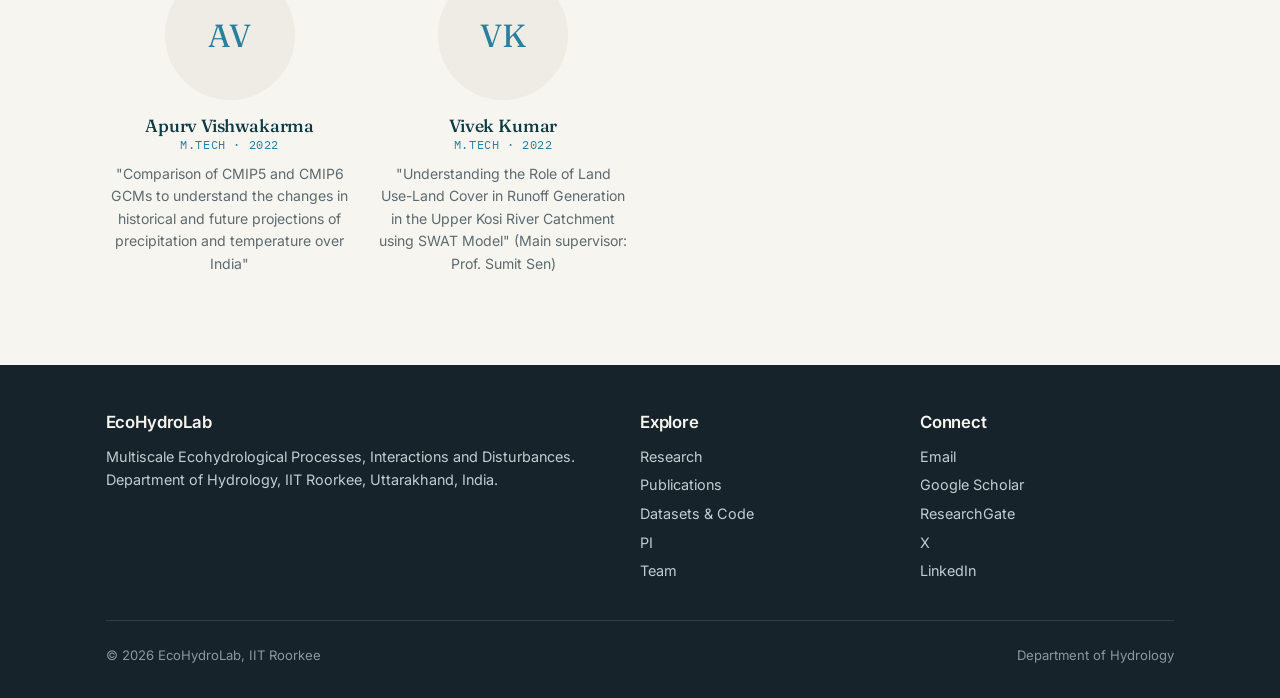
<file: team.html>
<!DOCTYPE html>
<html lang="en">
<head>
<meta charset="UTF-8">
<meta name="viewport" content="width=device-width, initial-scale=1">
<title>Team — EcoHydroLab</title>
<meta name="description" content="The people of EcoHydroLab, Department of Hydrology, IIT Roorkee.">
<link rel="preconnect" href="https://fonts.googleapis.com">
<link rel="preconnect" href="https://fonts.gstatic.com" crossorigin>
<link href="https://fonts.googleapis.com/css2?family=Fraunces:opsz,wght@9..144,400;9..144,500;9..144,600&family=Inter:wght@400;500;600;700&family=IBM+Plex+Mono:wght@400;500&display=swap" rel="stylesheet">
<link rel="stylesheet" href="assets/css/style.css">
</head>
<body>
<header class="site-header">
  <nav class="nav wrap" aria-label="Primary">
    <a class="brand" href="index.html">
      <img class="mark" src="assets/img/logo-icon.png" alt="" width="30" height="30">
      EcoHydroLab
    </a>
    <button class="nav-toggle" aria-label="Toggle menu" aria-expanded="false"><span></span><span></span><span></span></button>
    <ul class="nav-links">
      <li><a href="index.html" >Home</a></li>
      <li><a href="research.html" >Research</a></li>
      <li><a href="publications.html" >Publications</a></li>
      <li><a href="datasets.html" >Datasets &amp; Code</a></li>
      <li><a href="camels-ind.html" >CAMELS-IND</a></li>
      <li><a href="pi.html" >PI</a></li>
      <li><a href="team.html" class="active">Team</a></li>
      <li><a href="news.html" >News</a></li>
      <li><a href="join.html" >Join Us</a></li>
    </ul>
  </nav>
</header>
<section class="page-hero">
  <div class="wrap">
    <span class="eyebrow">Team</span>
    <h1>The people behind EcoHydroLab</h1>
    <p>A group of hydrologists, modelers and environmental scientists at the Department of Hydrology, IIT Roorkee.</p>
  </div>
</section>

<section class="section">
  <div class="wrap">
    <div id="team-list"></div>
  </div>
</section>

<footer class="site-footer">
  <div class="wrap">
    <div class="footer-grid">
      <div>
        <h4>EcoHydroLab</h4>
        <p style="color:#c3cdd1">Multiscale Ecohydrological Processes, Interactions and Disturbances. Department of Hydrology, IIT Roorkee, Uttarakhand, India.</p>
      </div>
      <div>
        <h4>Explore</h4>
        <ul class="footer-links">
          <li><a href="research.html">Research</a></li>
          <li><a href="publications.html">Publications</a></li>
          <li><a href="datasets.html">Datasets &amp; Code</a></li>
          <li><a href="pi.html" >PI</a></li>
      <li><a href="team.html">Team</a></li>
        </ul>
      </div>
      <div>
        <h4>Connect</h4>
        <ul class="footer-links">
          <li><a href="mailto:ashutosh.sharma@hy.iitr.ac.in">Email</a></li>
          <li><a href="https://scholar.google.com/citations?user=15sE22kAAAAJ&hl=en" target="_blank" rel="noopener">Google Scholar</a></li>
          <li><a href="https://www.researchgate.net/profile/Ashutosh-Sharma-42" target="_blank" rel="noopener">ResearchGate</a></li>
          <li><a href="https://x.com/AshutoshHydro" target="_blank" rel="noopener">X</a></li>
          <li><a href="https://www.linkedin.com/in/ashutoshhydro/" target="_blank" rel="noopener">LinkedIn</a></li>
        </ul>
      </div>
    </div>
    <div class="footer-bottom">
      <span>© <span id="year"></span> EcoHydroLab, IIT Roorkee</span>
      <span>Department of Hydrology</span>
    </div>
  </div>
</footer>
<script src="assets/js/main.js"></script>
<script>document.getElementById('year').textContent = new Date().getFullYear();</script>
<script>renderTeam('team-list');</script>
</body>
</html>
</file>
<file: assets/css/style.css>
/* ==========================================================================
   EcoHydroLab — stylesheet
   Palette, type, layout tokens
   ========================================================================== */
:root {
  --slate:      #0d3b45;   /* deep slate-teal, anchor */
  --slate-2:    #12505d;
  --river:      #2a7f9e;   /* river blue */
  --river-lt:   #6fb3c9;
  --sediment:   #c98a3b;   /* warm accent, used sparingly */
  --paper:      #f7f5f0;   /* off-white */
  --paper-2:    #eeece4;
  --ink:        #16232a;
  --muted:      #5c6b70;
  --line:       #d8d5cc;
  --white:      #ffffff;

  --maxw: 1120px;
  --gap: clamp(1rem, 2vw, 2rem);
  --radius: 4px;

  --serif: "Fraunces", Georgia, "Times New Roman", serif;
  --sans:  "Inter", -apple-system, BlinkMacSystemFont, "Segoe UI", sans-serif;
  --mono:  "IBM Plex Mono", ui-monospace, "SF Mono", Menlo, monospace;
}

/* Reset */
*, *::before, *::after { box-sizing: border-box; margin: 0; padding: 0; }
html { scroll-behavior: smooth; -webkit-text-size-adjust: 100%; }
body {
  font-family: var(--sans);
  color: var(--ink);
  background: var(--paper);
  line-height: 1.6;
  font-size: 17px;
  -webkit-font-smoothing: antialiased;
}
img { max-width: 100%; display: block; }
a { color: var(--river); text-decoration: none; transition: color .15s ease; }
a:hover { color: var(--sediment); }

/* Layout helpers */
.wrap { max-width: var(--maxw); margin-inline: auto; padding-inline: var(--gap); }
.section { padding-block: clamp(3rem, 7vw, 6rem); }
.section--tight { padding-block: clamp(2rem, 4vw, 3.5rem); }
.section--alt { background: var(--paper-2); }
.section--dark { background: var(--slate); color: var(--paper); }
.section--dark a { color: var(--river-lt); }
.section--dark a:hover { color: var(--sediment); }
.section--feature { background: var(--paper-2); border-top: 3px solid var(--sediment); border-bottom: 3px solid var(--sediment); }
.badge-live {
  display: inline-block; margin-left: .6em; padding: .2em .7em; border-radius: 100px;
  background: var(--sediment); color: var(--white); font-size: .7rem; letter-spacing: .05em; vertical-align: middle;
}

/* Typography */
h1, h2, h3, h4 { font-family: var(--serif); font-weight: 500; line-height: 1.12; color: var(--slate); letter-spacing: -0.01em; }
.section--dark h1, .section--dark h2, .section--dark h3 { color: var(--paper); }
h1 { font-size: clamp(2.4rem, 5.5vw, 4rem); }
h2 { font-size: clamp(1.8rem, 3.5vw, 2.6rem); }
h3 { font-size: 1.3rem; }
h4 { font-size: 1.05rem; font-family: var(--sans); font-weight: 600; }
p { margin-block: 0.6em; max-width: 68ch; }
.eyebrow {
  font-family: var(--mono);
  font-size: 0.72rem;
  letter-spacing: 0.18em;
  text-transform: uppercase;
  color: var(--sediment);
  margin-bottom: 0.8rem;
  display: block;
}
.lead { font-size: 1.15rem; color: var(--muted); }

/* Buttons */
.btn {
  display: inline-flex; align-items: center; gap: .5rem;
  font-family: var(--sans); font-weight: 600; font-size: 0.95rem;
  padding: 0.7rem 1.3rem; border-radius: var(--radius);
  border: 1.5px solid var(--slate); background: var(--slate); color: var(--paper);
  cursor: pointer; transition: all .15s ease;
}
.btn:hover { background: var(--slate-2); color: var(--white); transform: translateY(-1px); }
.btn--ghost { background: transparent; color: var(--slate); }
.btn--ghost:hover { background: var(--slate); color: var(--paper); }
.section--dark .btn--ghost { color: var(--paper); border-color: var(--paper); }
.section--dark .btn--ghost:hover { background: var(--paper); color: var(--slate); }

/* ---------- Header / nav ---------- */
.site-header {
  position: sticky; top: 0; z-index: 50;
  background: rgba(247,245,240,0.88);
  backdrop-filter: blur(10px);
  border-bottom: 1px solid var(--line);
}
.nav { display: flex; align-items: center; justify-content: space-between; height: 68px; }
.brand { display: flex; align-items: center; gap: .6rem; font-family: var(--serif); font-size: 1.25rem; font-weight: 600; color: var(--slate); }
.brand .mark { width: 30px; height: 30px; flex: none; }
.nav-links { display: flex; gap: 1.6rem; list-style: none; align-items: center; }
.nav-links a { color: var(--ink); font-weight: 500; font-size: 0.95rem; position: relative; }
.nav-links a.active, .nav-links a:hover { color: var(--river); }
.nav-links a.active::after {
  content: ""; position: absolute; left: 0; bottom: -6px; width: 100%; height: 2px; background: var(--sediment);
}
.nav-toggle { display: none; background: none; border: 0; cursor: pointer; padding: .4rem; }
.nav-toggle span { display: block; width: 24px; height: 2px; background: var(--slate); margin: 5px 0; transition: .2s; }

@media (max-width: 820px) {
  .nav-toggle { display: block; }
  .nav-links {
    position: absolute; top: 68px; left: 0; right: 0;
    flex-direction: column; gap: 0; background: var(--paper);
    border-bottom: 1px solid var(--line);
    max-height: 0; overflow: hidden; transition: max-height .25s ease;
  }
  .nav-links.open { max-height: 420px; }
  .nav-links li { width: 100%; border-top: 1px solid var(--line); }
  .nav-links a { display: block; padding: 1rem var(--gap); }
  .nav-links a.active::after { display: none; }
}

/* ---------- Hero ---------- */
.hero {
  position: relative; overflow: hidden; color: var(--paper);
  background: linear-gradient(rgba(15,42,50,.72), rgba(15,42,50,.82)), url("../img/background.jpg");
  background-size: cover; background-position: center;
}
.hero-contours { position: absolute; inset: 0; width: 100%; height: 100%; opacity: 0.28; }
.hero-inner { position: relative; z-index: 2; padding-block: clamp(4rem, 10vw, 7rem); }
.hero h1 { color: var(--paper); max-width: 16ch; }
.hero .lead { color: var(--river-lt); max-width: 56ch; margin-top: 1.2rem; }
.hero-tags { display: flex; flex-wrap: wrap; gap: .5rem; margin-top: 2rem; }
.tag {
  font-family: var(--mono); font-size: .72rem; letter-spacing: .04em;
  padding: .35rem .7rem; border: 1px solid rgba(255,255,255,.25); border-radius: 100px;
  color: var(--paper);
}
.hero-cta { display: flex; gap: .8rem; flex-wrap: wrap; margin-top: 2rem; }
.hero-cta .btn { background: var(--sediment); border-color: var(--sediment); color: var(--ink); }
.hero-cta .btn:hover { background: #d99a4f; }
.hero-cta .btn--ghost { background: transparent; color: var(--paper); border-color: rgba(255,255,255,.4); }
.hero-cta .btn--ghost:hover { background: var(--paper); color: var(--slate); }

/* ---------- Cards / grids ---------- */
.grid { display: grid; gap: var(--gap); }
.grid-2 { grid-template-columns: repeat(2, 1fr); }
.grid-3 { grid-template-columns: repeat(3, 1fr); }
.grid-4 { grid-template-columns: repeat(4, 1fr); }
@media (max-width: 900px) { .grid-3, .grid-4 { grid-template-columns: repeat(2, 1fr); } }
@media (max-width: 620px) { .grid-2, .grid-3, .grid-4 { grid-template-columns: 1fr; } }

.card {
  background: var(--white); border: 1px solid var(--line); border-radius: var(--radius);
  padding: 1.6rem; transition: transform .18s ease, box-shadow .18s ease;
}
.card:hover { transform: translateY(-3px); box-shadow: 0 12px 30px rgba(13,59,69,.10); }
.card h3 { margin-bottom: .4rem; }
.card .icon { width: 40px; height: 40px; color: var(--river); margin-bottom: .9rem; }
.card p { font-size: .95rem; color: var(--muted); }

/* Research area cards with accent bar */
.research-card { border-top: 3px solid var(--river); }
.research-card:nth-child(2n) { border-top-color: var(--sediment); }
.research-card:nth-child(3n) { border-top-color: var(--slate-2); }

/* ---------- Highlights ---------- */
.highlight { display: grid; grid-template-columns: 1fr 1.4fr; gap: var(--gap); align-items: center; margin-bottom: 2.5rem; }
.highlight:nth-child(even) .highlight-media { order: 2; }
.highlight-media img { border-radius: var(--radius); border: 1px solid var(--line); width: 100%; aspect-ratio: 16/10; object-fit: cover; background: var(--paper-2); }
@media (max-width: 720px) { .highlight { grid-template-columns: 1fr; } .highlight:nth-child(even) .highlight-media { order: 0; } }

/* ---------- Section head ---------- */
.section-head { margin-bottom: 2.5rem; max-width: 60ch; }
.section-head p { color: var(--muted); }

/* ---------- Publications ---------- */
.pub-controls { display: flex; flex-wrap: wrap; gap: .5rem; margin-bottom: 1.5rem; align-items: center; }
.filter-btn {
  font-family: var(--mono); font-size: .78rem; letter-spacing: .04em;
  padding: .4rem .8rem; border: 1px solid var(--line); border-radius: 100px;
  background: var(--white); color: var(--muted); cursor: pointer; transition: .15s;
}
.filter-btn:hover { border-color: var(--river); color: var(--river); }
.filter-btn.active { background: var(--slate); color: var(--paper); border-color: var(--slate); }
.pub-year { font-family: var(--serif); font-size: 1.6rem; color: var(--sediment); margin: 2rem 0 1rem; padding-bottom: .3rem; border-bottom: 2px solid var(--line); }
.pub {
  display: grid; grid-template-columns: auto 1fr; gap: 1rem;
  padding: 1.1rem 0; border-bottom: 1px solid var(--line);
}
.pub-badge {
  font-family: var(--mono); font-size: .68rem; text-transform: uppercase; letter-spacing: .08em;
  color: var(--river); border: 1px solid var(--river-lt); border-radius: var(--radius);
  padding: .2rem .5rem; height: fit-content; white-space: nowrap;
}
.pub-badge.featured { color: var(--sediment); border-color: var(--sediment); }
.pub-title { font-weight: 600; color: var(--ink); }
.pub-title a:hover { color: var(--sediment); }
.pub-meta { font-size: .9rem; color: var(--muted); margin-top: .25rem; }
.pub-venue { font-style: italic; }
.pub-links { margin-top: .4rem; display: flex; gap: .8rem; flex-wrap: wrap; }
.pub-links a { font-family: var(--mono); font-size: .74rem; letter-spacing: .03em; }

/* ---------- Team ---------- */
.person { text-align: center; }
.person .avatar {
  width: 130px; height: 130px; border-radius: 50%; object-fit: cover;
  margin: 0 auto 1rem; border: 3px solid var(--paper-2); background: var(--paper-2);
}
.person h3 { font-size: 1.1rem; }
.person .role { font-family: var(--mono); font-size: .74rem; letter-spacing: .05em; color: var(--river); text-transform: uppercase; }
.person .desc { font-size: .88rem; color: var(--muted); margin-top: .5rem; }
.person .socials { margin-top: .6rem; display: flex; gap: .7rem; justify-content: center; }
.person .socials a { font-size: .8rem; font-family: var(--mono); }
.person .pubs { margin-top: .7rem; padding-top: .6rem; border-top: 1px dashed var(--line); text-align: left; }
.person .pubs-title { font-family: var(--mono); font-size: .68rem; letter-spacing: .05em; color: var(--muted); text-transform: uppercase; margin-bottom: .35rem; }
.person .pubs ul { list-style: none; }
.person .pubs li { font-size: .8rem; line-height: 1.4; margin-bottom: .4rem; }
.person .pubs li a { color: var(--slate); }
.person .pubs li .pub-year { color: var(--muted); font-family: var(--mono); font-size: .72rem; }
.person .pubs .pubs-more { font-size: .78rem; }
.person .pubs .pubs-more a { font-family: var(--mono); }
.pi-grid { grid-template-columns: minmax(320px, 440px); justify-content: start; }
.team-group-title { margin: 2.5rem 0 1.5rem; }
.team-subgroup-title { font-size: 1.1rem; color: var(--river); margin: 2.5rem 0 1.2rem; padding-bottom: .4rem; border-bottom: 1px solid var(--line); font-family: var(--sans); font-weight: 600; letter-spacing: .01em; }
.team-subgroup-title:first-of-type { margin-top: 1rem; }
.team-year-title { font-family: var(--mono); font-size: .8rem; letter-spacing: .06em; text-transform: uppercase; color: var(--sediment); margin: 1.6rem 0 1rem; }

/* ---------- News ---------- */
.news-item { display: grid; grid-template-columns: 130px 1fr; gap: 1.2rem; padding: 1.1rem 0; border-bottom: 1px solid var(--line); }
.news-date { font-family: var(--mono); font-size: .8rem; color: var(--sediment); letter-spacing: .03em; padding-top: .15rem; }
.news-body p { margin: 0; font-size: .96rem; }
@media (max-width: 560px) { .news-item { grid-template-columns: 1fr; gap: .3rem; } }

/* ---------- Dataset feature ---------- */
.dataset-feature { display: grid; grid-template-columns: 1.3fr 1fr; gap: var(--gap); align-items: center; }
.dataset-stat { display: flex; gap: 2rem; margin: 1.5rem 0; flex-wrap: wrap; }
.dataset-stat .num { font-family: var(--serif); font-size: 2.6rem; color: var(--sediment); line-height: 1; }
.dataset-stat .lbl { font-size: .82rem; color: var(--muted); }
@media (max-width: 720px) { .dataset-feature { grid-template-columns: 1fr; } }

/* ---------- Join / CTA ---------- */
.join-list { list-style: none; margin: 1.2rem 0; }
.join-list li { padding: .6rem 0 .6rem 1.6rem; position: relative; border-bottom: 1px dashed rgba(255,255,255,.18); }
.join-list li::before { content: "→"; position: absolute; left: 0; color: var(--sediment); }

/* ---------- Footer ---------- */
.site-footer { background: var(--ink); color: #c3cdd1; padding-block: 3rem 2rem; font-size: .9rem; }
.footer-grid { display: grid; grid-template-columns: 2fr 1fr 1fr; gap: var(--gap); margin-bottom: 2rem; }
.site-footer h4 { color: var(--paper); margin-bottom: .8rem; }
.site-footer a { color: #c3cdd1; }
.site-footer a:hover { color: var(--sediment); }
.footer-links { list-style: none; }
.footer-links li { margin: .35rem 0; }
.footer-bottom { border-top: 1px solid rgba(255,255,255,.12); padding-top: 1.5rem; display: flex; justify-content: space-between; flex-wrap: wrap; gap: 1rem; font-size: .82rem; color: #8a999e; }
@media (max-width: 720px) { .footer-grid { grid-template-columns: 1fr; } }

/* ---------- Page hero (interior) ---------- */
.page-hero {
  color: var(--paper); padding-block: clamp(2.5rem, 6vw, 4rem);
  background: linear-gradient(rgba(15,42,50,.72), rgba(15,42,50,.82)), url("../img/background.jpg");
  background-size: cover; background-position: center;
}
.page-hero h1 { color: var(--paper); }
.page-hero p { color: var(--river-lt); max-width: 60ch; }

/* Reveal on scroll */
.reveal { opacity: 0; transform: translateY(18px); transition: opacity .6s ease, transform .6s ease; }
.reveal.in { opacity: 1; transform: none; }
@media (prefers-reduced-motion: reduce) {
  .reveal { opacity: 1; transform: none; transition: none; }
  html { scroll-behavior: auto; }
}

/* Focus visibility */
a:focus-visible, button:focus-visible, .btn:focus-visible {
  outline: 3px solid var(--river-lt); outline-offset: 2px; border-radius: 2px;
}

.center { text-align: center; }

/* PI page */
.pi-intro { display: grid; grid-template-columns: 260px 1fr; gap: 2.5rem; align-items: start; }
.pi-photo img { width: 100%; border-radius: var(--radius); border: 1px solid var(--line); background: var(--paper-2); }
.pi-bio p { margin-bottom: 1rem; }
.pi-links { display: flex; gap: .8rem; flex-wrap: wrap; margin-top: 1.2rem; }
@media (max-width: 720px) { .pi-intro { grid-template-columns: 1fr; } .pi-photo { max-width: 240px; } }

.pi-metrics { display: flex; flex-wrap: wrap; gap: 2.5rem; align-items: baseline; margin-top: 2.5rem; padding-top: 2rem; border-top: 1px solid var(--line); }
.pi-metric .num { font-family: var(--serif); font-size: 2.4rem; color: var(--sediment); line-height: 1; }
.pi-metric .lbl { font-size: .82rem; color: var(--muted); margin-top: .3rem; }
.pi-note { font-size: .78rem; color: var(--muted); font-style: italic; margin-left: auto; align-self: flex-end; }

/* Timeline (appointments / education) */
.timeline { list-style: none; margin-top: 1rem; }
.timeline li { display: grid; grid-template-columns: 150px 1fr; gap: 1rem; padding: .9rem 0; border-bottom: 1px solid var(--line); }
.tl-when { font-family: var(--mono); font-size: .78rem; color: var(--river); letter-spacing: .02em; padding-top: .15rem; }
.tl-what { font-size: .96rem; }
.tl-sub { display: block; color: var(--muted); font-size: .88rem; margin-top: .2rem; }
@media (max-width: 520px) { .timeline li { grid-template-columns: 1fr; gap: .2rem; } }

/* Award cards */
.award-card { display: grid; grid-template-columns: auto 1fr; gap: 1rem; padding: 1rem 0; border-bottom: 1px solid var(--line); align-items: start; }
.award-year { font-family: var(--mono); font-size: .72rem; color: var(--sediment); border: 1px solid var(--sediment); border-radius: var(--radius); padding: .2rem .5rem; height: fit-content; }
.award-card p { margin: 0; font-size: .95rem; }

/* Plain lists (editorial / memberships) */
.plain-list { list-style: none; margin-top: 1rem; }
.plain-list li { padding: .5rem 0 .5rem 1.4rem; position: relative; font-size: .95rem; border-bottom: 1px dashed var(--line); }
.plain-list li::before { content: "—"; position: absolute; left: 0; color: var(--river); }
.plain-list--muted li { padding: .3rem 0 .3rem 1.1rem; border-bottom: none; color: var(--muted); font-size: .95rem; }
.plain-list--muted li::before { content: "•"; color: var(--muted); }

.proj-meta { display: block; font-family: var(--mono); font-size: .72rem; color: var(--muted); margin-top: .6rem; letter-spacing: .02em; }

/* Zenodo community banner */
.zenodo-banner { display: grid; grid-template-columns: 1fr auto; gap: 2rem; align-items: center; }
.zenodo-banner-text h2 { margin: .2rem 0 .5rem; }
.zenodo-banner-text p { margin: 0; }
.zenodo-banner-cta { white-space: nowrap; }
@media (max-width: 720px) { .zenodo-banner { grid-template-columns: 1fr; gap: 1.2rem; } }

/* ---------- GIS window (CAMELS-IND catchments / gauges map) ---------- */
.gis-controls { display: flex; flex-wrap: wrap; gap: 1rem; margin-bottom: 1rem; }
.gis-controls label {
  display: flex; flex-direction: column; gap: .35rem; flex: 1 1 220px; min-width: 200px;
  font-family: var(--mono); font-size: .68rem; text-transform: uppercase; letter-spacing: .05em; color: var(--muted);
}
.gis-controls select {
  font-size: .92rem; padding: .55rem .7rem; border: 1px solid var(--line); border-radius: var(--radius);
  background: var(--white); color: var(--slate); cursor: pointer;
}
.gis-controls select:focus { outline: 2px solid var(--river); outline-offset: 1px; }
.gis-window { display: grid; grid-template-columns: 2fr 1fr; gap: var(--gap); align-items: stretch; }
.gis-map { height: 560px; border-radius: var(--radius); border: 1px solid var(--line); background: var(--paper-2); }
.gis-panel { border: 1px solid var(--line); border-radius: var(--radius); background: var(--white); padding: 1.2rem; max-height: 560px; overflow-y: auto; }
.gis-panel h4 { margin-bottom: .6rem; font-size: 1.05rem; }
.gis-panel dt { font-family: var(--mono); font-size: .68rem; text-transform: uppercase; letter-spacing: .05em; color: var(--muted); margin-top: .8rem; }
.gis-panel dt:first-child { margin-top: 0; }
.gis-panel dd { font-size: .95rem; margin: .1rem 0 0; }
.gis-panel .attr-primary { margin-top: 1rem; padding-top: 1rem; border-top: 1px solid var(--line); }
.attr-toggle {
  display: block; width: 100%; margin-top: 1.1rem; padding: .55rem .7rem;
  font-family: var(--mono); font-size: .74rem; letter-spacing: .03em; text-align: left;
  background: var(--paper-2); color: var(--slate); border: 1px solid var(--line); border-radius: var(--radius); cursor: pointer;
}
.attr-toggle:hover { border-color: var(--river); color: var(--river); }
.attr-groups { margin-top: .8rem; }
.attr-group { border-top: 1px solid var(--line); padding: .6rem 0; }
.attr-group summary {
  cursor: pointer; font-family: var(--mono); font-size: .78rem; letter-spacing: .03em;
  color: var(--slate); text-transform: uppercase;
}
.attr-group .attr-count { color: var(--muted); text-transform: none; }
.attr-group dl { margin-top: .6rem; }
.attr-group dt { margin-top: .5rem; }
.attr-group dt:first-child { margin-top: .5rem; }
@media (max-width: 820px) { .gis-window { grid-template-columns: 1fr; } .gis-map { height: 380px; } .gis-panel { max-height: none; } }

/* Responsive video embed (16:9) */
.video-embed { position: relative; width: 100%; max-width: 860px; margin: 1.8rem auto 0; aspect-ratio: 16/9; border-radius: var(--radius); overflow: hidden; border: 1px solid var(--line); background: #000; }
.video-embed iframe { position: absolute; inset: 0; width: 100%; height: 100%; border: 0; }
.section--dark .video-embed { border-color: rgba(255,255,255,.15); }
.mt-2 { margin-top: 2rem; }
.muted { color: var(--muted); }
</file>
